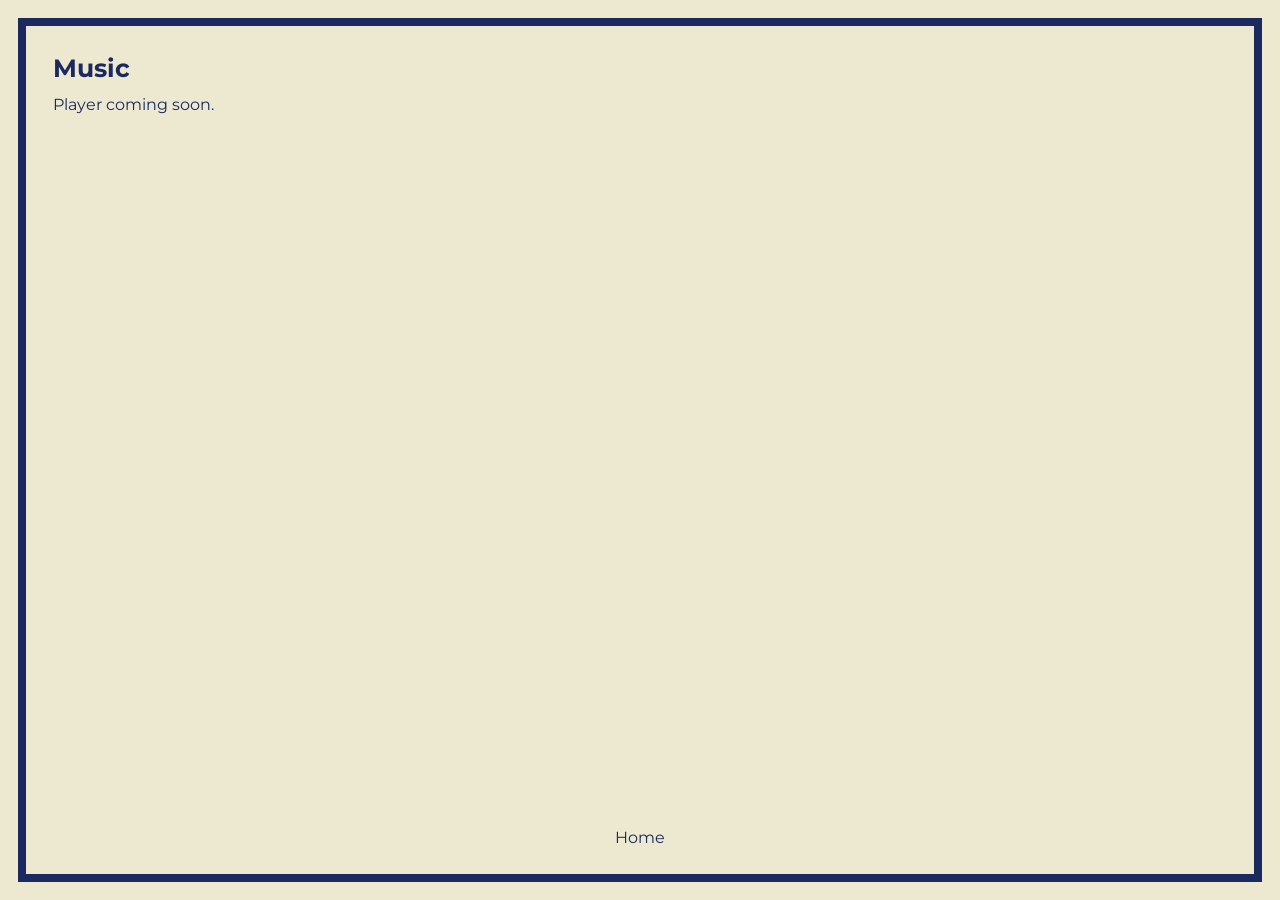
<file: Music/index.html>
<!DOCTYPE html>
<html lang="en">
<head>
  <meta charset="UTF-8">
  <meta name="viewport" content="width=device-width, initial-scale=1">
  <title>Music · dtiberiusk</title>
  <link rel="stylesheet" href="../style.css">
</head>

<body>
  <header>
    <div class="titles">
      <h1>Music</h1>
      <h2>Player coming soon.</h2>
    </div>
  </header>

  <main>
  </main>

  <footer>
    <a href="../index.html">Home</a>
  </footer>
</body>
</html>
</file>
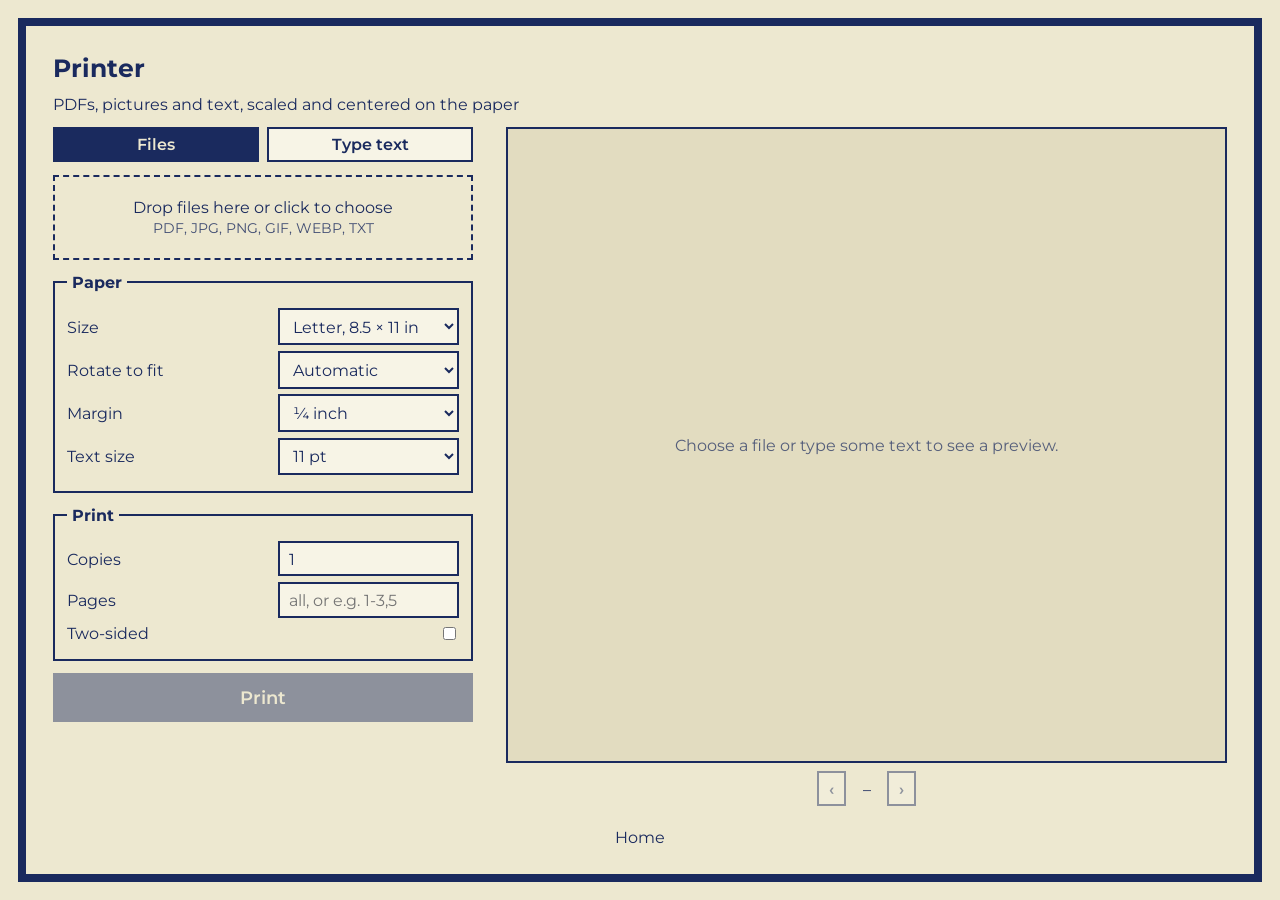
<file: printer/index.html>
<!DOCTYPE html>
<html lang="en">
<head>
  <meta charset="UTF-8">
  <meta name="viewport" content="width=device-width, initial-scale=1">
  <title>Printer</title>
  <link rel="stylesheet" href="../style.css">
  <script src="../tools/lib/pdf-lib.min.js"></script>
  <style>
    /* The page keeps the site's framed, no-scroll layout; the two panels scroll inside it. */
    .print-app {
      flex: 1 1 0;
      min-height: 0;
      display: grid;
      grid-template-columns: minmax(16rem, 26rem) 1fr;
      gap: 1.5rem;
      margin: 0.75rem 0;
    }
    .controls { overflow: auto; padding-right: 0.5rem; }
    .preview { min-height: 0; display: flex; flex-direction: column; gap: 0.5rem; }

    .tabs { display: flex; gap: 0.5rem; margin-bottom: 0.75rem; }
    .tabs button { flex: 1; }
    .tabs button.on { background: #1a2a5e; color: #EDE8D0; }

    button, select, input, textarea {
      font: inherit;
      color: #1a2a5e;
      background: #f7f4e6;
      border: 0.15rem solid #1a2a5e;
      padding: 0.35em 0.6em;
    }
    button { cursor: pointer; font-weight: 600; }
    button:hover { background: #fff; }
    button:disabled { opacity: 0.45; cursor: default; }
    button.primary { background: #1a2a5e; color: #EDE8D0; width: 100%; padding: 0.6em; font-size: 1.1rem; }
    button.primary:hover { background: #26397a; }

    fieldset { border: 0.15rem solid #1a2a5e; margin: 0 0 0.75rem; padding: 0.6rem 0.75rem; }
    legend { font-weight: 700; padding: 0 0.3rem; }
    label.row { display: flex; align-items: center; justify-content: space-between; gap: 0.75rem; margin: 0.35rem 0; }
    label.row select, label.row input[type=text], label.row input[type=number] { width: 11rem; }

    #drop {
      border: 0.15rem dashed #1a2a5e;
      padding: 1.25rem;
      text-align: center;
      cursor: pointer;
      margin-bottom: 0.5rem;
    }
    #drop.hot { background: #fff; }
    #fileList { list-style: none; margin: 0 0 0.75rem; padding: 0; }
    #fileList li { display: flex; align-items: center; gap: 0.5rem; padding: 0.2rem 0; }
    #fileList li span { flex: 1; overflow: hidden; text-overflow: ellipsis; white-space: nowrap; }
    #fileList li button { padding: 0 0.45em; }

    #textInput { width: 100%; height: 12rem; resize: vertical; font-family: "Courier New", monospace; }
    .small { font-size: 0.85rem; opacity: 0.8; }
    .links { display: flex; gap: 1rem; flex-wrap: wrap; margin: 0.4rem 0 0.75rem; }
    .links a { color: #1a2a5e; font-weight: 600; cursor: pointer; }

    #stage {
      flex: 1 1 0;
      min-height: 0;
      display: grid;
      place-items: center;
      background: #e2dcc0;
      border: 0.15rem solid #1a2a5e;
      overflow: hidden;
    }
    #stage canvas { background: #fff; box-shadow: 0 0.2rem 0.8rem rgba(26, 42, 94, 0.35); }
    #stage .empty { opacity: 0.7; text-align: center; padding: 1rem; }
    .nav { display: flex; align-items: center; justify-content: center; gap: 1rem; }
    #msg { min-height: 1.4em; font-weight: 600; }
    [hidden] { display: none !important; }

    @media (max-width: 50rem) {
      .print-app { grid-template-columns: 1fr; overflow: auto; }
      .controls { overflow: visible; }
      #stage { min-height: 22rem; }
    }
  </style>
</head>

<body>
  <header>
    <div class="titles">
      <h1>Printer</h1>
      <h2>PDFs, pictures and text, scaled and centered on the paper</h2>
    </div>
  </header>

  <main class="print-app">
    <section class="controls">
      <div class="tabs">
        <button id="tabFiles" class="on">Files</button>
        <button id="tabText">Type text</button>
      </div>

      <!-- Files -->
      <div id="paneFiles">
        <div id="drop">Drop files here or click to choose<br><span class="small">PDF, JPG, PNG, GIF, WEBP, TXT</span></div>
        <input type="file" id="file" multiple hidden
               accept=".pdf,.txt,.text,.log,.md,.csv,.jpg,.jpeg,.png,.gif,.webp,.bmp,application/pdf,text/plain,image/*">
        <ul id="fileList"></ul>
      </div>

      <!-- Typed text -->
      <div id="paneText" hidden>
        <textarea id="textInput" placeholder="Type or paste text to print…"></textarea>
        <label class="row">File name <input type="text" id="textName" value="note"></label>
        <div class="links"><a id="saveTxt">Save as .txt</a></div>
      </div>

      <fieldset>
        <legend>Paper</legend>
        <label class="row">Size
          <select id="size">
            <option value="letter" selected>Letter, 8.5 × 11 in</option>
            <option value="6x8">6 × 8 in</option>
            <option value="5x7">5 × 7 in</option>
            <option value="4x6">4 × 6 in</option>
            <option value="8x10">8 × 10 in</option>
            <option value="legal">Legal, 8.5 × 14 in</option>
            <option value="a4">A4, 210 × 297 mm</option>
          </select>
        </label>
        <label class="row">Rotate to fit
          <select id="rotate">
            <option value="auto" selected>Automatic</option>
            <option value="off">Never (upright)</option>
            <option value="on">Always (sideways)</option>
          </select>
        </label>
        <label class="row">Margin
          <select id="margin">
            <option value="0">None</option>
            <option value="0.25" selected>¼ inch</option>
            <option value="0.5">½ inch</option>
            <option value="1">1 inch</option>
          </select>
        </label>
        <label class="row">Text size
          <select id="fontSize">
            <option value="9">9 pt</option>
            <option value="10">10 pt</option>
            <option value="11" selected>11 pt</option>
            <option value="12">12 pt</option>
            <option value="14">14 pt</option>
            <option value="18">18 pt</option>
            <option value="24">24 pt</option>
          </select>
        </label>
      </fieldset>

      <fieldset>
        <legend>Print</legend>
        <label class="row">Copies <input type="number" id="copies" min="1" max="20" value="1"></label>
        <label class="row">Pages <input type="text" id="pages" placeholder="all, or e.g. 1-3,5"></label>
        <label class="row" id="duplexRow">Two-sided <input type="checkbox" id="duplex"></label>
      </fieldset>

      <button id="printBtn" class="primary" disabled>Print</button>
      <p id="msg"></p>
    </section>

    <section class="preview">
      <div id="stage"><div class="empty">Choose a file or type some text to see a preview.</div></div>
      <div class="nav">
        <button id="prev" disabled>‹</button>
        <span id="pageInfo">–</span>
        <button id="next" disabled>›</button>
        <a id="savePdf" class="small" style="color:#1a2a5e;font-weight:600;cursor:pointer" hidden>Download PDF</a>
      </div>
    </section>
  </main>

  <footer>
    <a href="../index.html">Home</a>
  </footer>

  <script type="module">
    import * as pdfjsLib from "../tools/lib/pdfjs/pdf.min.mjs";
    pdfjsLib.GlobalWorkerOptions.workerSrc = new URL("../tools/lib/pdfjs/pdf.worker.min.mjs", import.meta.url).href;
    const PDFJS_OPTS = {
      standardFontDataUrl: new URL("../tools/lib/pdfjs/standard_fonts/", import.meta.url).href,
      wasmUrl: new URL("../tools/lib/pdfjs/wasm/", import.meta.url).href,
      iccUrl: new URL("../tools/lib/pdfjs/iccs/", import.meta.url).href,
    };
    const { PDFDocument, StandardFonts, degrees } = PDFLib;
    const PT = 72;   // PDF points per inch

    // Paper sizes, always portrait (width <= height). "media" is what app.py expects.
    // Two-sided printing on the HL-L2460DW only works on Letter, Legal and A4.
    const SIZES = {
      letter: { w: 8.5,  h: 11,    media: "letter", duplex: true },
      "6x8":  { w: 6,    h: 8,     media: "6x8" },
      "5x7":  { w: 5,    h: 7,     media: "5x7" },
      "4x6":  { w: 4,    h: 6,     media: "4x6" },
      "8x10": { w: 8,    h: 10,    media: "8x10" },
      legal:  { w: 8.5,  h: 14,    media: "legal",  duplex: true },
      a4:     { w: 8.27, h: 11.69, media: "a4",     duplex: true },
    };

    const $ = id => document.getElementById(id);
    const msg = t => { $("msg").textContent = t; };

    let mode = "files";          // "files" or "text"
    let files = [];              // File objects, printed in this order
    let built = null;            // { bytes, pages } of the prepared PDF
    let previewDoc = null, previewTask = null, previewPage = 1, buildToken = 0;

    // ---------- what kind of file is it ----------
    function kindOf(f) {
      const ext = (f.name.split(".").pop() || "").toLowerCase();
      if (ext === "pdf" || f.type === "application/pdf") return "pdf";
      if (f.type.startsWith("image/") || ["jpg", "jpeg", "png", "gif", "webp", "bmp"].includes(ext)) return "image";
      if (f.type.startsWith("text/") || ["txt", "text", "log", "md", "csv"].includes(ext)) return "text";
      return null;
    }

    // ---------- placing something scaled + centered on the paper ----------
    // w,h: the item's own size. srcRot: clockwise rotation the item already carries (PDF /Rotate).
    // Returns the draw options (x, y, width, height, rotate) for pdf-lib.
    function fit(w, h, srcRot, pw, ph, m) {
      const W = pw - 2 * m, H = ph - 2 * m;
      const upright = (srcRot % 180) ? [h, w] : [w, h];          // how it looks before we rotate it
      const scaleFor = turned => turned ? Math.min(W / upright[1], H / upright[0])
                                        : Math.min(W / upright[0], H / upright[1]);
      const choice = $("rotate").value;
      const turn = choice === "on" || (choice === "auto" && scaleFor(true) > scaleFor(false) * 1.0001);
      const s = scaleFor(turn);
      const r = ((360 - srcRot) + (turn ? 90 : 0)) % 360;         // total counter-clockwise rotation
      const sw = w * s, sh = h * s;                                 // scaled size before rotating
      const [dw, dh] = (r % 180) ? [sh, sw] : [sw, sh];             // size as it lands on the paper
      const cx = pw / 2, cy = ph / 2;
      // pdf-lib rotates around the item's bottom-left corner, so shift that corner to keep it centered.
      const origin = {
        0:   [cx - dw / 2, cy - dh / 2],
        90:  [cx + dw / 2, cy - dh / 2],
        180: [cx + dw / 2, cy + dh / 2],
        270: [cx - dw / 2, cy + dh / 2],
      }[r];
      return { x: origin[0], y: origin[1], width: sw, height: sh, rotate: degrees(r) };
    }

    // ---------- images ----------
    // JPEG EXIF orientation (phone photos). 1 = already upright.
    function jpegOrientation(b) {
      if (b[0] !== 0xFF || b[1] !== 0xD8) return 1;
      let i = 2;
      while (i + 4 < b.length) {
        if (b[i] !== 0xFF) return 1;
        const marker = b[i + 1], len = (b[i + 2] << 8) | b[i + 3];
        if (marker === 0xE1 && b[i + 4] === 0x45 && b[i + 5] === 0x78) {          // "Exif"
          const t = i + 10, le = b[t] === 0x49;
          const u16 = o => le ? b[o] | (b[o + 1] << 8) : (b[o] << 8) | b[o + 1];
          const u32 = o => le ? (b[o] | (b[o + 1] << 8) | (b[o + 2] << 16) | (b[o + 3] << 24)) >>> 0
                              : ((b[o] << 24) | (b[o + 1] << 16) | (b[o + 2] << 8) | b[o + 3]) >>> 0;
          const ifd = t + u32(t + 4), n = u16(ifd);
          for (let k = 0; k < n; k++) {
            const e = ifd + 2 + k * 12;
            if (u16(e) === 0x0112) return u16(e + 8) || 1;
          }
          return 1;
        }
        if (marker === 0xDA) return 1;
        i += 2 + len;
      }
      return 1;
    }

    // Redraw an image through a canvas (applies EXIF rotation, converts GIF/WEBP/BMP).
    async function viaCanvas(file, asJpeg) {
      const bmp = await createImageBitmap(file, { imageOrientation: "from-image" });
      const c = document.createElement("canvas");
      c.width = bmp.width; c.height = bmp.height;
      const g = c.getContext("2d");
      if (asJpeg) { g.fillStyle = "#fff"; g.fillRect(0, 0, c.width, c.height); }
      g.drawImage(bmp, 0, 0);
      const blob = await new Promise(res => c.toBlob(res, asJpeg ? "image/jpeg" : "image/png", 0.95));
      return new Uint8Array(await blob.arrayBuffer());
    }

    async function addImage(out, f, pw, ph, m) {
      const bytes = new Uint8Array(await f.arrayBuffer());
      const isJpg = bytes[0] === 0xFF && bytes[1] === 0xD8;
      const isPng = bytes[0] === 0x89 && bytes[1] === 0x50;
      let img;
      if (isJpg && jpegOrientation(bytes) === 1) img = await out.embedJpg(bytes);
      else if (isJpg) img = await out.embedJpg(await viaCanvas(f, true));
      else if (isPng) img = await out.embedPng(bytes);
      else img = await out.embedPng(await viaCanvas(f, false));
      const page = out.addPage([pw, ph]);
      page.drawImage(img, fit(img.width, img.height, 0, pw, ph, m));
    }

    // ---------- PDFs ----------
    async function addPdf(out, f, pw, ph, m) {
      const bytes = new Uint8Array(await f.arrayBuffer());
      let src = null;
      try {
        src = await PDFDocument.load(bytes, { ignoreEncryption: true, updateMetadata: false });
        if (src.isEncrypted) src = null;
      } catch (e) { src = null; }

      if (src) {
        const pages = src.getPages();
        const embedded = await out.embedPdf(src, pages.map((_, i) => i));
        embedded.forEach((ep, i) => {
          const rot = ((pages[i].getRotation().angle % 360) + 360) % 360;
          const page = out.addPage([pw, ph]);
          page.drawPage(ep, fit(ep.width, ep.height, rot, pw, ph, m));
        });
        return;
      }

      // Locked or unusual PDFs: draw each page as a 200 dpi picture instead.
      const task = pdfjsLib.getDocument({ data: bytes, ...PDFJS_OPTS });
      const doc = await task.promise;
      for (let n = 1; n <= doc.numPages; n++) {
        const p = await doc.getPage(n);
        const vp = p.getViewport({ scale: 200 / 72 });
        const c = document.createElement("canvas");
        c.width = Math.ceil(vp.width); c.height = Math.ceil(vp.height);
        const g = c.getContext("2d");
        g.fillStyle = "#fff"; g.fillRect(0, 0, c.width, c.height);
        await p.render({ canvasContext: g, viewport: vp }).promise;
        const blob = await new Promise(res => c.toBlob(res, "image/jpeg", 0.92));
        const img = await out.embedJpg(new Uint8Array(await blob.arrayBuffer()));
        const page = out.addPage([pw, ph]);
        page.drawImage(img, fit(img.width, img.height, 0, pw, ph, m));
      }
      task.destroy();
    }

    // ---------- text ----------
    // Lays text out in Courier (like a plain .txt), wrapped to the paper. "Always (sideways)"
    // lays it out across the long edge.
    async function addText(out, font, text, pw, ph, m) {
      const fs = +$("fontSize").value;
      const sideways = $("rotate").value === "on";
      const m2 = Math.max(m, 0.25 * PT);                      // text always gets at least ¼ inch
      const [lw, lh] = sideways ? [ph, pw] : [pw, ph];       // layout width/height
      const charW = font.widthOfTextAtSize("M", fs);
      const perLine = Math.max(1, Math.floor((lw - 2 * m2) / charW));
      const lineH = fs * 1.2;
      const perPage = Math.max(1, Math.floor((lh - 2 * m2) / lineH));

      // Swap characters Courier can't print for "?"
      const ok = new Map();
      const clean = s => [...s].map(ch => {
        if (!ok.has(ch)) { try { font.encodeText(ch); ok.set(ch, true); } catch { ok.set(ch, false); } }
        return ok.get(ch) ? ch : "?";
      }).join("");

      // Wrap each line at spaces where possible. Form feed (\f) forces a new page.
      const lines = [];
      text = text.replace(/\r\n?/g, "\n").replace(/\t/g, "    ");
      for (const raw of text.split("\n")) {
        const parts = raw.split("\f");
        parts.forEach((part, pi) => {
          if (pi > 0) lines.push("\f");
          let s = clean(part);
          if (!s.length) { lines.push(""); return; }
          while (s.length > perLine) {
            let cut = s.lastIndexOf(" ", perLine);
            if (cut <= 0) cut = perLine;
            lines.push(s.slice(0, cut).trimEnd());
            s = s.slice(cut).replace(/^ /, "");
          }
          lines.push(s);
        });
      }
      while (lines.length && lines[lines.length - 1] === "") lines.pop();
      if (!lines.length) lines.push("");

      let page = null, row = perPage;
      for (const line of lines) {
        if (line === "\f" || row >= perPage) {
          page = out.addPage([pw, ph]); row = 0;
          if (line === "\f") continue;
        }
        const u = m2, v = lh - m2 - fs - row * lineH;       // position in the layout
        if (line) {
          if (sideways) page.drawText(line, { x: pw - v, y: u, size: fs, font, rotate: degrees(90) });
          else          page.drawText(line, { x: u, y: v, size: fs, font });
        }
        row++;
      }
    }

    // ---------- the typed text as a .txt file ----------
    function typedFile() {
      const name = ($("textName").value.trim() || "note").replace(/[\\/:*?"<>|]/g, "_").replace(/\.txt$/i, "");
      return new File([$("textInput").value], name + ".txt", { type: "text/plain" });
    }

    // ---------- build the print-ready PDF ----------
    async function build() {
      const size = SIZES[$("size").value];
      const pw = size.w * PT, ph = size.h * PT, m = +$("margin").value * PT;
      const sources = mode === "text" ? ($("textInput").value.trim() ? [typedFile()] : []) : files;
      if (!sources.length) return null;

      const out = await PDFDocument.create();
      out.setTitle(sources.length === 1 ? sources[0].name : "Print job");
      let font = null;
      for (const f of sources) {
        const kind = kindOf(f);
        try {
          if (kind === "pdf") await addPdf(out, f, pw, ph, m);
          else if (kind === "image") await addImage(out, f, pw, ph, m);
          else if (kind === "text") {
            font ??= await out.embedFont(StandardFonts.Courier);
            await addText(out, font, await f.text(), pw, ph, m);
          }
          else throw new Error("unsupported");
        } catch (e) {
          console.error(e);
          throw new Error(`Couldn't read ${f.name}.`);
        }
      }
      return { bytes: await out.save(), pages: out.getPageCount(), name: sources.length === 1 ? sources[0].name : "print" };
    }

    // ---------- preview ----------
    async function rebuild() {
      const token = ++buildToken;
      $("printBtn").disabled = true;
      let result = null, err = null;
      try { result = await build(); } catch (e) { err = e.message; }
      if (token !== buildToken) return;          // a newer change arrived while building

      built = result;
      if (previewTask) { previewTask.destroy(); previewTask = previewDoc = null; }
      $("savePdf").hidden = !built;
      if (!built) {
        $("stage").innerHTML = `<div class="empty">${err || "Choose a file or type some text to see a preview."}</div>`;
        $("pageInfo").textContent = "–";
        $("prev").disabled = $("next").disabled = true;
        if (err) msg(err);
        return;
      }
      msg("");
      previewTask = pdfjsLib.getDocument({ data: built.bytes.slice(), ...PDFJS_OPTS });
      previewDoc = await previewTask.promise;
      if (token !== buildToken) return;
      previewPage = Math.min(previewPage, built.pages);
      $("printBtn").disabled = false;
      $("printBtn").textContent = built.pages === 1 ? "Print 1 page" : `Print ${built.pages} pages`;
      showPage();
    }

    async function showPage() {
      if (!previewDoc) return;
      const p = await previewDoc.getPage(previewPage);
      const stage = $("stage");
      const base = p.getViewport({ scale: 1 });
      const fitScale = Math.min((stage.clientWidth - 32) / base.width, (stage.clientHeight - 32) / base.height);
      const dpr = window.devicePixelRatio || 1;
      const vp = p.getViewport({ scale: fitScale * dpr });
      const c = document.createElement("canvas");
      c.width = Math.floor(vp.width); c.height = Math.floor(vp.height);
      c.style.width = (vp.width / dpr) + "px"; c.style.height = (vp.height / dpr) + "px";
      await p.render({ canvasContext: c.getContext("2d"), viewport: vp }).promise;
      stage.replaceChildren(c);
      $("pageInfo").textContent = `Page ${previewPage} of ${built.pages}`;
      $("prev").disabled = previewPage <= 1;
      $("next").disabled = previewPage >= built.pages;
    }

    let timer;
    const later = () => { clearTimeout(timer); timer = setTimeout(rebuild, 300); };

    // ---------- file list ----------
    function addFiles(list) {
      const fresh = [...list].filter(f => kindOf(f));
      if (fresh.length < list.length) msg("Some files were skipped: only PDF, picture and text files can be printed.");
      files.push(...fresh);
      showFiles(); rebuild();
    }
    function showFiles() {
      const ul = $("fileList");
      ul.replaceChildren(...files.map((f, i) => {
        const li = document.createElement("li");
        const name = document.createElement("span");
        name.textContent = f.name;
        const x = document.createElement("button");
        x.textContent = "×"; x.title = "Remove";
        x.onclick = () => { files.splice(i, 1); showFiles(); rebuild(); };
        li.append(name, x);
        return li;
      }));
    }

    // ---------- wiring ----------
    function setMode(m) {
      mode = m;
      $("tabFiles").classList.toggle("on", m === "files");
      $("tabText").classList.toggle("on", m === "text");
      $("paneFiles").hidden = m !== "files";
      $("paneText").hidden = m !== "text";
      previewPage = 1; rebuild();
    }
    $("tabFiles").onclick = () => setMode("files");
    $("tabText").onclick = () => setMode("text");

    const drop = $("drop");
    drop.onclick = () => $("file").click();
    $("file").onchange = e => { addFiles(e.target.files); e.target.value = ""; };
    document.addEventListener("dragover", e => { e.preventDefault(); drop.classList.add("hot"); });
    document.addEventListener("dragleave", e => { if (!e.relatedTarget) drop.classList.remove("hot"); });
    document.addEventListener("drop", e => {
      e.preventDefault(); drop.classList.remove("hot");
      if (e.dataTransfer.files.length) { setMode("files"); addFiles(e.dataTransfer.files); }
    });

    function updateDuplex() {
      const can = !!SIZES[$("size").value].duplex;
      $("duplex").disabled = !can;
      if (!can) $("duplex").checked = false;
      $("duplexRow").title = can ? "" : "Two-sided printing only works on Letter, Legal and A4.";
    }
    $("size").onchange = () => { updateDuplex(); rebuild(); };
    ["rotate", "margin", "fontSize"].forEach(id => $(id).onchange = rebuild);
    $("textInput").oninput = later;
    $("textName").oninput = later;

    $("prev").onclick = () => { previewPage--; showPage(); };
    $("next").onclick = () => { previewPage++; showPage(); };
    new ResizeObserver(() => { clearTimeout(showPage._t); showPage._t = setTimeout(showPage, 150); }).observe($("stage"));

    function download(blob, name) {
      const a = document.createElement("a");
      a.href = URL.createObjectURL(blob); a.download = name; a.click();
      setTimeout(() => URL.revokeObjectURL(a.href), 1000);
    }
    $("saveTxt").onclick = () => { const f = typedFile(); download(f, f.name); };
    $("savePdf").onclick = () => built && download(new Blob([built.bytes], { type: "application/pdf" }),
                                                   built.name.replace(/\.[^.]+$/, "") + ".pdf");

    // ---------- send to the printer ----------
    $("printBtn").onclick = async () => {
      if (!built) return;
      const form = new FormData();
      const base = built.name.replace(/\.[^.]+$/, "") || "print";
      form.append("file", new Blob([built.bytes], { type: "application/pdf" }), base + ".pdf");
      form.append("copies", $("copies").value || "1");
      form.append("media", SIZES[$("size").value].media);
      if ($("duplex").checked) form.append("duplex", "1");
      const pages = $("pages").value.replace(/\s/g, "");
      if (pages) form.append("pages", pages);

      msg("Sending…");
      $("printBtn").disabled = true;
      try {
        const r = await fetch("/printer/api/print", { method: "POST", body: form });
        const d = await r.json();
        msg(d.ok ? "Printing! (" + d.job + ")" : "Error: " + d.error);
      } catch (e) {
        msg("Could not reach the print service.");
      }
      $("printBtn").disabled = false;
    };

    updateDuplex();
  </script>
</body>
</html>
</file>
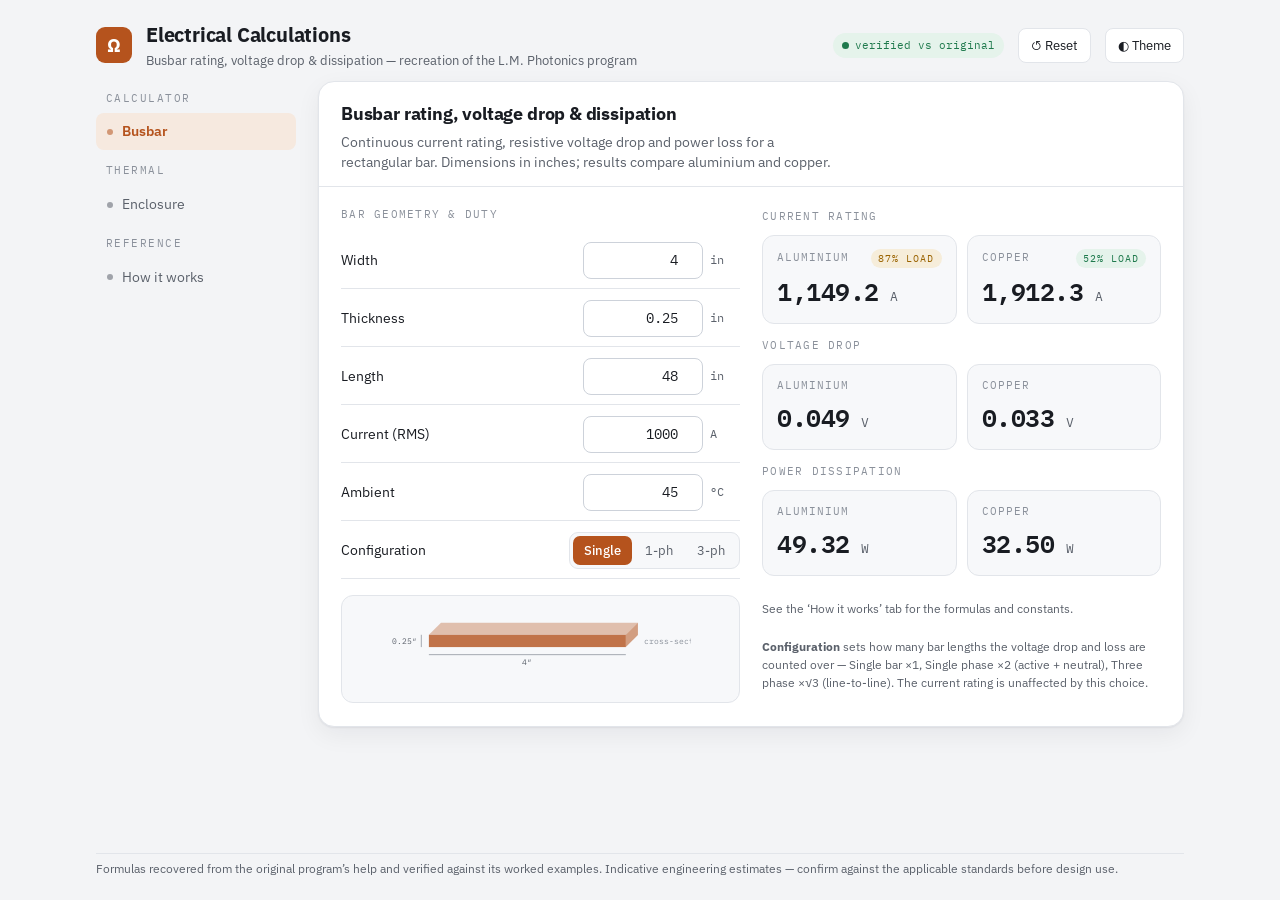
<file: Tools/Electrical Calculations.html>
<!doctype html><html><head><meta charset=utf8><meta name=viewport content="width=device-width,initial-scale=1,viewport-fit=cover"><style>:root{color-scheme:light;box-sizing:border-box;padding-top:env(safe-area-inset-top,0px);padding-bottom:env(safe-area-inset-bottom,0px)}html{scroll-padding-top:env(safe-area-inset-top,0px)}body{margin:0;padding:0;font:14px -apple-system,BlinkMacSystemFont,sans-serif;background:#fff;color:#000}img{max-width:100%}[hidden]:not([hidden=until-found i]){display:none!important}</style></head><body>
<title>Electrical Calculations</title>
<meta name="claude:viewport-fit-sides" content="cover">
<link rel="preconnect" href="https://fonts.gstatic.com" crossorigin>
<link rel="stylesheet" href="https://fonts.googleapis.com/css2?family=IBM+Plex+Mono:wght@400;500;600&family=IBM+Plex+Sans:wght@400;500;600;700&display=swap">
<style>
/* Layout: app shell — sidebar nav + a pane holding the busbar calculator
   (inputs card + monospaced result tiles with a cross-section diagram) and a
   documentation tab. Color: warm copper accent over cool slate neutrals.
   Type: IBM Plex Sans for UI, IBM Plex Mono for every number and formula. */
:root{
  --bg:#f3f4f6; --surface:#ffffff; --surface-2:#f7f8fa; --line:#e2e5ea;
  --ink:#191c22; --muted:#5b616b; --faint:#8b919b;
  --accent:#b5531d; --accent-ink:#ffffff; --accent-soft:#f6e9df;
  --field:#ffffff; --field-line:#cdd2da; --field-focus:#b5531d;
  --ok:#1f7a4d; --warn:#9a6300; --bad:#b02a2a;
  --ok-soft:#e5f3eb; --warn-soft:#f6edda; --bad-soft:#f7e6e6;
  --shadow:0 1px 2px rgba(20,25,35,.06),0 8px 24px rgba(20,25,35,.06);
  --sans:"IBM Plex Sans",system-ui,-apple-system,"Segoe UI",sans-serif;
  --mono:"IBM Plex Mono",ui-monospace,"SFMono-Regular","Consolas",monospace;
  color-scheme:light;
}
@media (prefers-color-scheme:dark){:root:not([data-theme="light"]){
  --bg:#121419; --surface:#1a1d23; --surface-2:#20242b; --line:#2b2f37;
  --ink:#e8eaee; --muted:#a2a8b2; --faint:#767c86;
  --accent:#e08a4e; --accent-ink:#1a1206; --accent-soft:#2c2114;
  --field:#14171c; --field-line:#343a44; --field-focus:#e08a4e;
  --ok:#5bc48a; --warn:#d8a44a; --bad:#e8807a;
  --ok-soft:#15241c; --warn-soft:#2a2214; --bad-soft:#2a1818;
  --shadow:0 1px 2px rgba(0,0,0,.3),0 8px 28px rgba(0,0,0,.35);
  color-scheme:dark;
}}
:root[data-theme="dark"]{
  --bg:#121419; --surface:#1a1d23; --surface-2:#20242b; --line:#2b2f37;
  --ink:#e8eaee; --muted:#a2a8b2; --faint:#767c86;
  --accent:#e08a4e; --accent-ink:#1a1206; --accent-soft:#2c2114;
  --field:#14171c; --field-line:#343a44; --field-focus:#e08a4e;
  --ok:#5bc48a; --warn:#d8a44a; --bad:#e8807a;
  --ok-soft:#15241c; --warn-soft:#2a2214; --bad-soft:#2a1818;
  --shadow:0 1px 2px rgba(0,0,0,.3),0 8px 28px rgba(0,0,0,.35);
  color-scheme:dark;
}
*{box-sizing:border-box}
html,body{height:100%}
body{background:var(--bg);color:var(--ink);font-family:var(--sans);font-size:15px;line-height:1.5;margin:0}
.wrap{max-width:1120px;margin:0 auto;min-height:100%;display:flex;flex-direction:column;
  padding-left:max(16px,env(safe-area-inset-left,0px));padding-right:max(16px,env(safe-area-inset-right,0px));}
header{display:flex;align-items:center;gap:14px;padding-block:20px 10px;flex-wrap:wrap}
.logo{width:36px;height:36px;border-radius:9px;background:var(--accent);color:var(--accent-ink);
  display:grid;place-items:center;font-weight:700;font-size:19px;flex:0 0 auto}
.htext{flex:1;min-width:0}
.htext h1{margin:0;font-size:20px;font-weight:700;letter-spacing:-.01em}
.htext p{margin:1px 0 0;font-size:13px;color:var(--muted)}
.verified{display:inline-flex;align-items:center;gap:6px;font-family:var(--mono);font-size:11px;
  color:var(--ok);background:var(--ok-soft);padding:4px 9px;border-radius:999px;white-space:nowrap}
.verified::before{content:"";width:7px;height:7px;border-radius:50%;background:var(--ok)}
.themebtn{font:inherit;font-size:13px;color:var(--ink);background:var(--surface);border:1px solid var(--line);
  border-radius:8px;padding:7px 12px;cursor:pointer;display:inline-flex;gap:7px;align-items:center}
.themebtn:hover{border-color:var(--accent)}

.shell{display:grid;grid-template-columns:200px 1fr;gap:22px;flex:1;padding-bottom:28px;align-items:start}
nav.side{position:sticky;top:12px;display:flex;flex-direction:column;gap:3px}
nav.side .g{font-family:var(--mono);font-size:10.5px;text-transform:uppercase;letter-spacing:.14em;
  color:var(--faint);padding:10px 10px 4px}
nav.side button{font:inherit;font-size:14px;text-align:left;color:var(--muted);background:transparent;
  border:0;border-radius:8px;padding:8px 11px;cursor:pointer;display:flex;align-items:center;gap:9px}
nav.side button:hover{background:var(--surface-2);color:var(--ink)}
nav.side button[aria-current="true"]{background:var(--accent-soft);color:var(--accent);font-weight:600}
nav.side button .dot{width:6px;height:6px;border-radius:50%;background:currentColor;opacity:.55;flex:0 0 auto}

main{min-width:0}
.pane{background:var(--surface);border:1px solid var(--line);border-radius:16px;box-shadow:var(--shadow);overflow:hidden}
.pane-head{padding:18px 22px 14px;border-bottom:1px solid var(--line)}
.pane-head h2{margin:0;font-size:18px;font-weight:700;letter-spacing:-.01em}
.pane-head p{margin:5px 0 0;font-size:13.5px;color:var(--muted);max-width:62ch}
.pane-body{padding:20px 22px 22px;display:grid;grid-template-columns:1fr 1fr;gap:22px}
.pane-body.single{display:block}
@media (max-width:860px){.shell{grid-template-columns:1fr}
  nav.side{position:static;flex-direction:row;overflow-x:auto;gap:7px;padding-bottom:4px;margin:0 -4px}
  nav.side .g{display:none} nav.side button{white-space:nowrap;border:1px solid var(--line)}
}
@media (max-width:620px){.pane-body{grid-template-columns:1fr}}

.group{display:flex;flex-direction:column;gap:2px}
.glabel{font-family:var(--mono);font-size:10.5px;text-transform:uppercase;letter-spacing:.12em;color:var(--faint);margin:0 0 8px}
.field{display:flex;align-items:center;justify-content:space-between;gap:12px;padding:9px 0;border-bottom:1px solid var(--line)}
.field:last-child{border-bottom:0}
.field label{font-size:14px;color:var(--ink)}
.field .in{display:flex;align-items:center;gap:7px}
input[type=number]{font:inherit;font-size:14px;font-family:var(--mono);
  background:var(--field);color:var(--ink);border:1px solid var(--field-line);border-radius:8px;
  padding:7px 9px;width:120px;text-align:right;font-variant-numeric:tabular-nums}
input:focus{outline:none;border-color:var(--field-focus);box-shadow:0 0 0 3px var(--accent-soft)}
.suffix{font-family:var(--mono);font-size:12px;color:var(--muted);min-width:30px}
.segmented{display:inline-flex;background:var(--surface-2);border:1px solid var(--line);border-radius:9px;padding:3px;gap:2px;flex-wrap:wrap}
.segmented label{font-size:12.5px;padding:5px 11px;border-radius:7px;cursor:pointer;color:var(--muted)}
.segmented input{position:absolute;opacity:0;width:0;height:0}
.segmented label:has(input:checked){background:var(--accent);color:var(--accent-ink);font-weight:500}

.results{display:flex;flex-direction:column;gap:12px}
.tiles{display:grid;grid-template-columns:1fr 1fr;gap:10px}
.tile{background:var(--surface-2);border:1px solid var(--line);border-radius:12px;padding:13px 14px;min-width:0}
.tile .t-l{font-family:var(--mono);font-size:10.5px;text-transform:uppercase;letter-spacing:.1em;color:var(--faint);
  display:flex;justify-content:space-between;align-items:center;gap:8px}
.tile .t-v{font-family:var(--mono);font-size:25px;font-weight:600;letter-spacing:-.02em;margin-top:5px;
  font-variant-numeric:tabular-nums;color:var(--ink);word-break:break-word}
.tile .t-v .u{font-size:13px;color:var(--muted);font-weight:400;margin-left:4px}
.tile.accent .t-v{color:var(--accent)}
.chip{font-family:var(--mono);font-size:10px;padding:2px 7px;border-radius:999px;white-space:nowrap}
.chip.ok{background:var(--ok-soft);color:var(--ok)} .chip.warn{background:var(--warn-soft);color:var(--warn)}
.chip.bad{background:var(--bad-soft);color:var(--bad)} .chip.mut{background:var(--surface);color:var(--faint);border:1px solid var(--line)}
.hint{font-size:12px;color:var(--muted);line-height:1.5}
.subhead{font-family:var(--mono);font-size:10.5px;text-transform:uppercase;letter-spacing:.12em;color:var(--faint);margin:2px 0 -2px}
.diagram{background:var(--surface-2);border:1px solid var(--line);border-radius:12px;padding:10px;display:grid;place-items:center}
.diagram svg{width:100%;height:auto;max-width:360px}
select{font:inherit;font-size:14px;font-family:var(--mono);background:var(--field);color:var(--ink);
  border:1px solid var(--field-line);border-radius:8px;padding:7px 9px;min-width:150px}
select:focus{outline:none;border-color:var(--field-focus);box-shadow:0 0 0 3px var(--accent-soft)}
table.rows{width:100%;border-collapse:collapse;font-size:13px}
table.rows td{padding:6px 0;border-bottom:1px solid var(--line)}
table.rows td:nth-child(3){text-align:right;font-family:var(--mono)}
.addrow{display:flex;gap:8px;align-items:center;margin-top:10px;flex-wrap:wrap}
.minibtn{font:inherit;font-size:12.5px;background:var(--surface-2);border:1px solid var(--line);border-radius:8px;padding:7px 11px;cursor:pointer;color:var(--ink)}
.minibtn:hover{border-color:var(--accent)}
.del{color:var(--bad);cursor:pointer;font-family:var(--mono);border:0;background:none;font-size:15px;padding:0 4px}
footer{color:var(--muted);font-size:12px;padding:6px 0 22px;line-height:1.5;border-top:1px solid var(--line);margin-top:4px}
footer a,a{color:var(--accent)}

/* documentation tab */
.doc{max-width:72ch;display:flex;flex-direction:column;gap:18px}
.doc h3{margin:0;font-size:16px;font-weight:700}
.doc h3 .tag{font-family:var(--mono);font-size:10px;font-weight:500;text-transform:uppercase;letter-spacing:.1em;
  margin-left:9px;padding:2px 7px;border-radius:999px;vertical-align:middle}
.doc .exact{background:var(--ok-soft);color:var(--ok)} .doc .approx{background:var(--warn-soft);color:var(--warn)}
.doc p{margin:0;color:var(--ink);font-size:14px}
.doc .muted{color:var(--muted);font-size:13px}
.doc section{display:flex;flex-direction:column;gap:9px;padding-bottom:16px;border-bottom:1px solid var(--line)}
.doc section:last-child{border-bottom:0}
.formula{background:var(--surface-2);border:1px solid var(--line);border-left:3px solid var(--accent);border-radius:10px;
  padding:11px 14px;font-family:var(--mono);font-size:13.5px;color:var(--ink);overflow-x:auto;white-space:nowrap}
.formula .c{color:var(--muted)}
dl.vars{display:grid;grid-template-columns:auto 1fr;gap:4px 14px;margin:0;font-size:13px}
dl.vars dt{font-family:var(--mono);color:var(--accent)}
dl.vars dd{margin:0;color:var(--muted)}
table.const{border-collapse:collapse;font-size:13px;width:100%;max-width:440px}
table.const th,table.const td{text-align:left;padding:5px 10px;border-bottom:1px solid var(--line)}
table.const th{font-family:var(--mono);font-size:10.5px;text-transform:uppercase;letter-spacing:.08em;color:var(--faint);font-weight:500}
table.const td:not(:first-child){font-family:var(--mono);text-align:right}
.callout{background:var(--ok-soft);border:1px solid color-mix(in srgb,var(--ok) 30%,transparent);border-radius:10px;padding:12px 14px;font-size:13px;color:var(--ink)}
</style>

<div class="wrap">
  <header>
    <div class="logo">Ω</div>
    <div class="htext">
      <h1>Electrical Calculations</h1>
      <p>Busbar rating, voltage drop &amp; dissipation — recreation of the L.M. Photonics program</p>
    </div>
    <span class="verified">verified&nbsp;vs&nbsp;original</span>
    <button class="themebtn" id="resetbtn" type="button" title="Clear entries and restore defaults">↺ Reset</button>
    <button class="themebtn" id="themebtn" type="button">◐ Theme</button>
  </header>

  <div class="shell">
    <nav class="side" id="rail" aria-label="Sections"></nav>
    <main><div class="pane">
      <div class="pane-head"><h2 id="pTitle"></h2><p id="pDesc"></p></div>
      <div class="pane-body" id="pBody"></div>
    </div></main>
  </div>

  <footer>
    Formulas recovered from the original program’s help and verified against its worked examples.
    Indicative engineering estimates — confirm against the applicable standards before design use.
  </footer>
</div>

<script>
"use strict";
const SQRT3=Math.sqrt(3);
const RHO={cu:1.72e-8,al:2.61e-8}, ALPHA={cu:0.00393,al:0.00403};
const TMAX={al:90,cu:105}, HRAT={cu:10.04,al:7.05};
const CFG={single:1,single_phase:2,three_phase:SQRT3};
const MM_PER_IN=25.4, M_PER_IN=0.0254;
const IEC_B={
  free_standing:{top:1.4,bottom:0,front:0.9,back:0.9,side:0.9,side2:0.9},
  against_wall:{top:1.4,bottom:0,front:0.9,back:0.5,side:0.9,side2:0.9},
  end_free:{top:1.4,bottom:0,front:0.9,back:0.9,side:0.9,side2:0.5},
  end_wall:{top:1.4,bottom:0,front:0.9,back:0.5,side:0.9,side2:0.5},
  mid_free:{top:1.4,bottom:0,front:0.9,back:0.9,side:0.5,side2:0.5},
  mid_wall:{top:1.4,bottom:0,front:0.9,back:0.5,side:0.5,side2:0.5},
  mid_wall_roof:{top:0.5,bottom:0,front:0.9,back:0.5,side:0.5,side2:0.5},
};
const K_SURF=5.53;
const calc={
  encArea(h,w,d,i){const H=h/1000,W=w/1000,D=d/1000,b=IEC_B[i];return W*D*b.top+W*D*b.bottom+W*H*b.front+W*H*b.back+D*H*b.side+D*H*b.side2;},
  encRth(h,w,d,i){return 1/(K_SURF*this.encArea(h,w,d,i));},
  bbRes:(wMm,tMm,Lm,rho)=>rho*Lm/((wMm*1e-3)*(tMm*1e-3)),
  busbarVD(wMm,tMm,Lm,I,c){const k=CFG[c];return{al:I*this.bbRes(wMm,tMm,Lm,RHO.al)*k,cu:I*this.bbRes(wMm,tMm,Lm,RHO.cu)*k};},
  busbarPD(wMm,tMm,Lm,I,c){const k=CFG[c];return{al:k*I*I*this.bbRes(wMm,tMm,Lm,RHO.al),cu:k*I*I*this.bbRes(wMm,tMm,Lm,RHO.cu)};},
  bbRateOne(wMm,tMm,amb,r20,al,tm,h){const dT=tm-amb;if(dT<=0)return 0;
    const Ac=(wMm*1e-3)*(tMm*1e-3), As=2*((wMm+tMm)*1e-3), rs=r20*(1+al*(tm-20)), Re=rs/Ac;
    return Math.sqrt(h*As*dT/Re);},
  busbarRate(wMm,tMm,amb){return{al:this.bbRateOne(wMm,tMm,amb,RHO.al,ALPHA.al,TMAX.al,HRAT.al),
                                 cu:this.bbRateOne(wMm,tMm,amb,RHO.cu,ALPHA.cu,TMAX.cu,HRAT.cu)};},
};

const el=(t,a={},...k)=>{const e=document.createElement(t);for(const[p,v]of Object.entries(a)){
  if(p==="class")e.className=v;else if(p==="html")e.innerHTML=v;else if(p.slice(0,2)==="on"&&typeof v==="function")e.addEventListener(p.slice(2),v);else if(v!==false&&v!=null)e.setAttribute(p,v);}
  for(const c of k.flat())if(c!=null)e.append(c.nodeType?c:document.createTextNode(c));return e;};
const num=(v,d)=>Number.isFinite(v)?v.toLocaleString(undefined,{minimumFractionDigits:d,maximumFractionDigits:d}):"—";
const auto=v=>num(v,(Math.abs(v)<10&&v!==0)?3:(Math.abs(v)<100?2:1));
const $=id=>document.getElementById(id);
const gv=id=>parseFloat($(id).value);
const radio=n=>{const r=document.querySelector(`input[name="${n}"]:checked`);return r?r.value:null;};

function field(label,id,val,suffix,step){
  return el("div",{class:"field"},el("label",{for:id},label),
    el("div",{class:"in"},el("input",{type:"number",id,value:val,step:step||"any"}),suffix?el("span",{class:"suffix"},suffix):null));
}
function segmented(name,items,val){
  return el("div",{class:"segmented"},...items.map(it=>el("label",{},
    el("input",{type:"radio",name,value:it.v,checked:it.v===val}),it.t)));
}
function tile(label,id,unit,opts){opts=opts||{};
  return el("div",{class:"tile"+(opts.accent?" accent":"")},
    el("div",{class:"t-l"},el("span",{},label),opts.chip?el("span",{class:"chip mut",id:id+"_c"},"—"):null),
    el("div",{class:"t-v"},el("span",{id},"—"),el("span",{class:"u"}," "+(unit||""))));
}
function setTile(id,v,unit){const e=$(id);e.textContent=auto(v);const u=e.nextSibling;if(u)u.textContent=" "+(unit||"");}
function setChip(id,text,kind){const c=$(id+"_c");if(!c)return;c.textContent=text;c.className="chip "+(kind||"mut");}
function bind(scope,fn){scope.querySelectorAll("input").forEach(i=>i.addEventListener("input",fn));}

// --- remember what the user typed, per field, across tab switches and reloads ---
let STATE={};
try{STATE=JSON.parse(localStorage.getItem("ec_state")||"{}")||{};}catch(e){STATE={};}
function persistState(){try{localStorage.setItem("ec_state",JSON.stringify(STATE));}catch(e){}}
function captureInput(e){const t=e.target;
  if(!t||(t.tagName!=="INPUT"&&t.tagName!=="SELECT"))return;
  if(t.type==="radio"){if(t.checked)STATE["radio:"+t.name]=t.value;}
  else if(t.id)STATE["val:"+t.id]=t.value;
  persistState();
}
function applyState(scope){
  scope.querySelectorAll("input,select").forEach(i=>{
    if(i.type==="radio"){const v=STATE["radio:"+i.name];if(v!==undefined)i.checked=(i.value===v);}
    else if(i.id){const v=STATE["val:"+i.id];if(v!==undefined&&v!=="")i.value=v;}
  });
}

const C={};
C.busbar={group:"Calculator",label:"Busbar",title:"Busbar rating, voltage drop & dissipation",
  desc:"Continuous current rating, resistive voltage drop and power loss for a rectangular bar. Dimensions in inches; results compare aluminium and copper.",
  single:false,
  build(b){
    b.append(
      el("div",{class:"group"},el("p",{class:"glabel"},"Bar geometry & duty"),
        field("Width","bbW",4,"in",0.25),field("Thickness","bbT",0.25,"in",0.25),field("Length","bbL",48,"in",0.25),
        field("Current (RMS)","bbI",1000,"A"),field("Ambient","bbA",45,"°C"),
        el("div",{class:"field"},el("label",{},"Configuration"),
          segmented("bbCfg",[{v:"single",t:"Single"},{v:"single_phase",t:"1-ph"},{v:"three_phase",t:"3-ph"}],"single")),
        el("div",{class:"diagram",style:"margin-top:14px"},el("div",{id:"bbDiag"}))),
      el("div",{class:"results"},
        el("p",{class:"subhead"},"Current rating"),
        el("div",{class:"tiles"},tile("Aluminium","bbRateAl","A",{chip:1}),tile("Copper","bbRateCu","A",{chip:1})),
        el("p",{class:"subhead"},"Voltage drop"),
        el("div",{class:"tiles"},tile("Aluminium","bbVdAl","V"),tile("Copper","bbVdCu","V")),
        el("p",{class:"subhead"},"Power dissipation"),
        el("div",{class:"tiles"},tile("Aluminium","bbPdAl","W"),tile("Copper","bbPdCu","W")),
        el("p",{class:"hint"},"See the ‘How it works’ tab for the formulas and constants."),
        el("p",{class:"hint",style:"margin-top:-4px"},el("strong",{},"Configuration")," sets how many bar lengths the voltage drop and loss are counted over — Single bar ×1, Single phase ×2 (active + neutral), Three phase ×√3 (line-to-line). The current rating is unaffected by this choice.")));
    bind(b,this.run);this.run();
  },
  run(){const w=gv("bbW"),t=gv("bbT"),L=gv("bbL"),I=gv("bbI"),a=gv("bbA"),cfg=radio("bbCfg");
    if([w,t,L,I,a].some(x=>!Number.isFinite(x)))return;
    const wmm=w*MM_PER_IN, tmm=t*MM_PER_IN, Lm=L*M_PER_IN;  // inches -> mm / m for the engine
    const r=calc.busbarRate(wmm,tmm,a),vd=calc.busbarVD(wmm,tmm,Lm,I,cfg),pd=calc.busbarPD(wmm,tmm,Lm,I,cfg);
    setTile("bbRateAl",r.al,"A");setTile("bbRateCu",r.cu,"A");
    setTile("bbVdAl",vd.al,"V");setTile("bbVdCu",vd.cu,"V");
    setTile("bbPdAl",pd.al,"W");setTile("bbPdCu",pd.cu,"W");
    for(const[m,rate] of [["Al",r.al],["Cu",r.cu]]){
      const id="bbRate"+m, ratio=I/rate;
      setChip(id, I<=rate?Math.round(ratio*100)+"% load":"over by "+Math.round((ratio-1)*100)+"%",
        ratio<=0.85?"ok":ratio<=1?"warn":"bad");
    }
    drawBar(wmm,tmm,w,t);
  }};
function drawBar(w,t,wlab,tlab){
  const maxw=260,maxh=120,sc=Math.min(maxw/Math.max(w,1),maxh/Math.max(t,1),14);
  const W=Math.max(w*sc,24),H=Math.max(t*sc,10),ox=50,oy=38,dp=16;
  const css=getComputedStyle(document.documentElement);
  const acc=css.getPropertyValue("--accent").trim(),ink=css.getPropertyValue("--muted").trim(),fa=css.getPropertyValue("--faint").trim();
  $("bbDiag").innerHTML=`<svg viewBox="0 0 ${ox+W+dp+70} ${oy+H+dp+36}" xmlns="http://www.w3.org/2000/svg" font-family="IBM Plex Mono, monospace" font-size="11">
    <polygon points="${ox},${oy} ${ox+W},${oy} ${ox+W+dp},${oy-dp} ${ox+dp},${oy-dp}" fill="${acc}" opacity="0.35"/>
    <polygon points="${ox+W},${oy} ${ox+W+dp},${oy-dp} ${ox+W+dp},${oy+H-dp} ${ox+W},${oy+H}" fill="${acc}" opacity="0.55"/>
    <rect x="${ox}" y="${oy}" width="${W}" height="${H}" fill="${acc}" opacity="0.8"/>
    <line x1="${ox}" y1="${oy+H+10}" x2="${ox+W}" y2="${oy+H+10}" stroke="${fa}"/>
    <text x="${ox+W/2}" y="${oy+H+24}" fill="${ink}" text-anchor="middle">${wlab}″</text>
    <line x1="${ox-10}" y1="${oy}" x2="${ox-10}" y2="${oy+H}" stroke="${fa}"/>
    <text x="${ox-16}" y="${oy+H/2+4}" fill="${ink}" text-anchor="end">${tlab}″</text>
    <text x="${ox+W+dp+8}" y="${oy+H/2+4}" fill="${fa}">cross-section</text>
  </svg>`;
}

C.enclosure={group:"Thermal",label:"Enclosure",single:false,
  title:"Enclosure temperature rise",
  desc:"Internal temperature rise of a sealed, wall-mounted enclosure from its dimensions and the total power dissipated inside (IEC 60890). Dimensions in inches.",
  build(b){
    b.append(
      el("div",{class:"group"},el("p",{class:"glabel"},"Enclosure"),
        field("Height","enH",23.62,"in",0.25),field("Width","enW",15.75,"in",0.25),field("Depth","enD",7.87,"in",0.25),
        field("Power dissipated","enP",100,"W")),
      el("div",{class:"results"},
        el("div",{class:"tiles"},tile("Equivalent area","enA","m²"),tile("Thermal resistance","enR","°C/W")),
        el("div",{class:"tiles",style:"grid-template-columns:1fr"},tile("Temperature rise","enT","°C",{accent:1,chip:1})),
        el("p",{class:"hint"},"Temperature rise = power dissipated × enclosure thermal resistance.")));
    bind(b,()=>this.run());this.run();
  },
  run(){const h=gv("enH"),w=gv("enW"),d=gv("enD"),P=gv("enP"),inst="against_wall";
    if([h,w,d,P].some(x=>!Number.isFinite(x)))return;
    const hm=h*MM_PER_IN,wm=w*MM_PER_IN,dm=d*MM_PER_IN;  // inches -> mm for the engine
    const a=calc.encArea(hm,wm,dm,inst),r=calc.encRth(hm,wm,dm,inst),dT=P*r;
    setTile("enA",a,"m²");setTile("enR",r,"°C/W");setTile("enT",dT,"°C");
    setChip("enT",dT<20?"comfortable":dT<35?"watch":"ventilate",dT<20?"ok":dT<35?"warn":"bad");}};

C.docs={group:"Reference",label:"How it works",title:"How the busbar calculations are performed",
  desc:"Every formula and constant used by the Busbar tab, with the units and the provenance of each value.",
  single:true,
  build(b){
    const F=(html)=>el("div",{class:"formula",html});
    const sec=(...kids)=>el("section",{},...kids);
    const h=(txt,tag,cls)=>el("h3",{},txt,tag?el("span",{class:"tag "+cls},tag):null);
    const doc=el("div",{class:"doc"});
    doc.append(
      sec(
        el("p",{},"The Busbar tab takes a rectangular bar and its duty, and reports the continuous current rating, the resistive voltage drop and the power dissipated — for both aluminium and copper. All three start from the bar’s resistance."),
        el("p",{class:"muted"},"Inputs are entered in inches and converted internally: width and thickness ×25.4 to millimetres, length ×0.0254 to metres. Current is RMS amperes, ambient in °C.")
      ),
      sec(
        h("1 · Resistance","exact","exact"),
        el("p",{},"The bar is treated as a conductor of uniform rectangular section. Resistance follows the standard relation:"),
        F(`R  =  ρ · L / A        <span class="c">A = width × thickness</span>`),
        el("dl",{class:"vars"},
          el("dt",{},"ρ"),el("dd",{},"resistivity (Ω·m) — copper 1.72×10⁻⁸, aluminium 2.61×10⁻⁸"),
          el("dt",{},"L"),el("dd",{},"bar length (m)"),
          el("dt",{},"A"),el("dd",{},"cross-sectional area (m²) = (w·10⁻³)(t·10⁻³)"))
      ),
      sec(
        h("2 · Voltage drop","exact","exact"),
        el("p",{},"The resistive drop is current × resistance × a configuration factor k that counts how many bar lengths are in the circuit:"),
        F(`V  =  I · R · k`),
        el("dl",{class:"vars"},
          el("dt",{},"k = 1"),el("dd",{},"single bar — drop along one length"),
          el("dt",{},"k = 2"),el("dd",{},"single phase — active + neutral (two lengths)"),
          el("dt",{},"k = √3"),el("dd",{},"three phase — line-to-line drop"))
      ),
      sec(
        h("3 · Power dissipation","exact","exact"),
        el("p",{},"The I²R loss, using the same configuration factor:"),
        F(`P  =  k · I² · R`),
        el("p",{class:"muted"},"For a cyclic load, enter the RMS current rather than the average, since loss scales with the square of current.")
      ),
      sec(
        h("4 · Current rating","approximate","approx"),
        el("p",{},"The rating is the current at which the bar reaches its maximum allowable surface temperature. At thermal equilibrium the electrical loss per metre equals the heat the surface can shed per metre:"),
        F(`I²·R_elec  =  h · A_surf · ΔT      <span class="c">→</span>      I  =  √( h · A_surf · ΔT / R_elec )`),
        el("dl",{class:"vars"},
          el("dt",{},"R_elec"),el("dd",{},"ρ(Tₛ) / A_cross — resistance per metre at surface temp"),
          el("dt",{},"ρ(Tₛ)"),el("dd",{},"ρ₂₀ · (1 + α(Tₘₐₓ − 20)) — temperature-corrected resistivity"),
          el("dt",{},"A_surf"),el("dd",{},"2·(w + t) — perimeter / surface area per metre (m²/m)"),
          el("dt",{},"ΔT"),el("dd",{},"Tₘₐₓ − ambient"),
          el("dt",{},"h"),el("dd",{},"effective convection + radiation coefficient (W/m²K)")),
        el("p",{class:"muted"},"Maximum surface temperatures: aluminium 90 °C (60 °C rise over a 30 °C reference), copper 105 °C (75 °C rise). Raising the ambient lowers ΔT and therefore the rating. The suitability chip compares your operating current to this rating."),
        el("table",{class:"const"},
          el("tr",{},el("th",{},"Material"),el("th",{},"ρ₂₀ (Ω·m)"),el("th",{},"α (/°C)"),el("th",{},"Tₘₐₓ"),el("th",{},"h")),
          el("tr",{},el("td",{},"Copper"),el("td",{},"1.72×10⁻⁸"),el("td",{},"0.00393"),el("td",{},"105 °C"),el("td",{},"10.04")),
          el("tr",{},el("td",{},"Aluminium"),el("td",{},"2.61×10⁻⁸"),el("td",{},"0.00403"),el("td",{},"90 °C"),el("td",{},"7.05"))),
        el("p",{class:"muted"},"The rating model is marked approximate: the original program embeds an orientation-dependent convection+radiation correlation, while h here is a single coefficient calibrated so the model reproduces the reference point exactly. Voltage drop and dissipation are exact.")
      ),
      sec(
        h("Provenance & verification"),
        el("p",{},"These formulas and constants were recovered from the original program’s own help and calibrated to its worked examples. The resistivities were back-solved from the published voltage-drop figures; the rating coefficients from the published ratings."),
        el("div",{class:"callout"},
          el("strong",{},"Reference case — 12×3 mm bar, 1 m, 80 A, 45 °C ambient, single bar:"),
          el("div",{style:"font-family:var(--mono);margin-top:6px;font-size:12.5px"},
            "voltage drop  Cu 0.038 V · Al 0.058 V",el("br"),
            "dissipation   Cu 3.10 W · Al 4.70 W",el("br"),
            "rating        Cu 168.4 A · Al 101.2 A")),
        el("p",{class:"muted"},"The reference case above is the fixture used to calibrate the constants and reproduces the original program exactly. The Busbar tab’s own defaults (4″ × 0.25″ × 48″, 1000 A) are just a typical switchboard bar and can be changed freely.")
      )
    );
    b.append(doc);
  },
  run(){}};

const ORDER=["busbar","enclosure","docs"];
function buildRail(){
  const rail=$("rail");rail.innerHTML="";let lastG=null;
  for(const k of ORDER){const c=C[k];
    if(c.group!==lastG){rail.append(el("div",{class:"g"},c.group));lastG=c.group;}
    rail.append(el("button",{type:"button","data-k":k,onclick:()=>show(k)},el("span",{class:"dot"}),c.label));
  }
}
function show(k){
  for(const btn of document.querySelectorAll(".side button"))btn.setAttribute("aria-current",btn.dataset.k===k?"true":"false");
  const c=C[k];$("pTitle").textContent=c.title;$("pDesc").textContent=c.desc;
  const body=$("pBody");body.className="pane-body"+(c.single?" single":"");body.innerHTML="";c.build(body);
  applyState(body);            // restore anything the user typed earlier
  if(c.run)c.run();            // recompute from the restored values
  try{location.hash=k;}catch(e){}
}
(function(){let cur=null;try{cur=localStorage.getItem("ec2_theme");}catch(e){}
  if(cur)document.documentElement.setAttribute("data-theme",cur);
  $("themebtn").addEventListener("click",()=>{
    const now=document.documentElement.getAttribute("data-theme");
    const dark=now?now==="dark":window.matchMedia("(prefers-color-scheme:dark)").matches;
    document.documentElement.setAttribute("data-theme",dark?"light":"dark");
    try{localStorage.setItem("ec2_theme",dark?"light":"dark");}catch(e){}
    const c=document.querySelector(".side button[aria-current='true']");if(c)show(c.dataset.k);
  });})();
// capture every edit in the pane (delegated) so switching tabs keeps the values
$("pBody").addEventListener("input",captureInput);
$("pBody").addEventListener("change",captureInput);
$("resetbtn").addEventListener("click",()=>{
  STATE={};try{localStorage.removeItem("ec_state");}catch(e){}
  const cur=document.querySelector(".side button[aria-current='true']");
  show(cur?cur.dataset.k:"busbar");
});

buildRail();
let start=(location.hash||"").replace("#","");if(!ORDER.includes(start))start="busbar";
show(start);
</script>

</body></html>
</file>
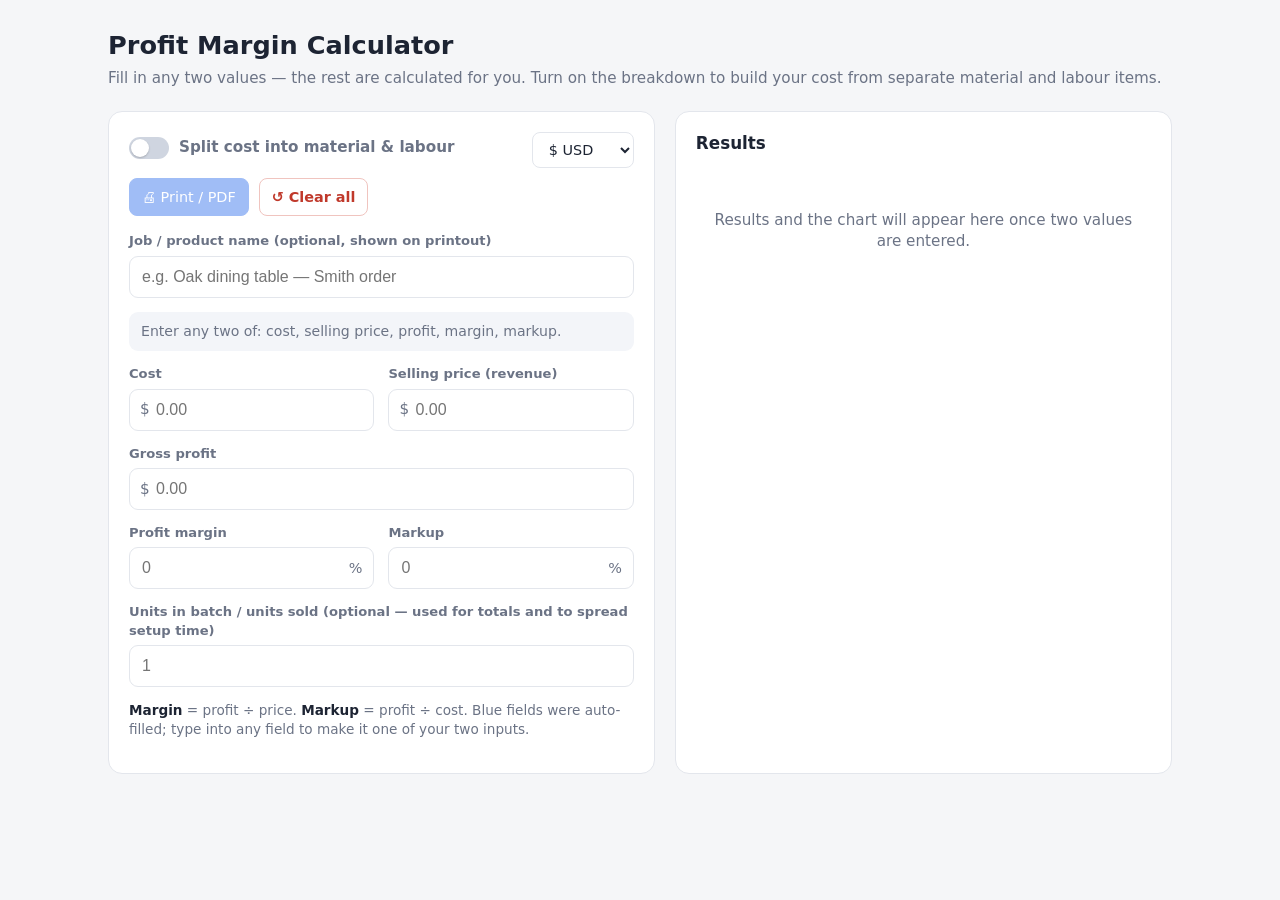
<file: Tools/Margin and Cost.html>
<!DOCTYPE html>
<html lang="en">
<head>
<meta charset="UTF-8">
<meta name="viewport" content="width=device-width, initial-scale=1">
<title>Profit Margin Calculator</title>
<style>
  :root{
    --bg:#f5f6f8; --card:#fff; --ink:#1d2433; --muted:#6b7385; --line:#e3e6ec;
    --accent:#2f6fed; --auto:#eef4ff; --autoInk:#2453b8; --err:#c0392b; --good:#1f9d61;
    --c-mat:#2f6fed; --c-lab:#f59f0b; --c-setup:#8b5cf6; --c-cost:#64748b; --c-profit:#1f9d61; --c-loss:#d64545;
  }
  *{box-sizing:border-box}
  body{margin:0;font-family:system-ui,-apple-system,"Segoe UI",Roboto,sans-serif;background:var(--bg);color:var(--ink);line-height:1.4}
  .wrap{max-width:1100px;margin:0 auto;padding:28px 18px 60px}
  h1{font-size:1.6rem;margin:0 0 4px}
  .sub{color:var(--muted);margin:0 0 22px;font-size:.95rem}
  .grid{display:grid;grid-template-columns:1.1fr 1fr;gap:20px}
  @media(max-width:860px){.grid{grid-template-columns:1fr}}
  .card{background:var(--card);border:1px solid var(--line);border-radius:14px;padding:20px}
  .card h2{font-size:1.05rem;margin:0 0 14px;display:flex;justify-content:space-between;align-items:center}
  .row{display:grid;grid-template-columns:1fr 1fr;gap:14px}
  @media(max-width:520px){.row{grid-template-columns:1fr}}
  label{display:block;font-size:.82rem;font-weight:600;color:var(--muted);margin-bottom:5px}
  .field{position:relative;margin-bottom:14px}
  .field input{width:100%;padding:11px 12px;font-size:1rem;border:1.5px solid var(--line);border-radius:9px;background:#fff;color:var(--ink);transition:.15s}
  .field input:focus{outline:none;border-color:var(--accent);box-shadow:0 0 0 3px rgba(47,111,237,.15)}
  .field input.auto{background:var(--auto);color:var(--autoInk);border-color:#cddcfb}
  .field input[readonly]{cursor:default}
  .field .unit{position:absolute;right:12px;top:34px;color:var(--muted);font-size:.9rem;pointer-events:none}
  .field.has-prefix input{padding-left:26px}
  .field .prefix{position:absolute;left:11px;top:34px;color:var(--muted);font-size:.95rem;pointer-events:none}
  .tag{font-size:.68rem;font-weight:700;letter-spacing:.03em;text-transform:uppercase;padding:2px 6px;border-radius:5px;margin-left:6px;vertical-align:middle}
  .tag.auto{background:var(--auto);color:var(--autoInk)}
  .tag.you{background:#eaf7f0;color:var(--good)}
  .hint{font-size:.88rem;padding:10px 12px;border-radius:9px;background:#f3f5f9;color:var(--muted);margin-bottom:14px}
  .hint.err{background:#fdecea;color:var(--err)}
  .toolbar{display:flex;gap:10px;flex-wrap:wrap;align-items:center;margin-bottom:16px}
  select,button{font:inherit;font-size:.9rem;padding:8px 12px;border-radius:8px;border:1.5px solid var(--line);background:#fff;color:var(--ink);cursor:pointer}
  button:hover{border-color:#c9cfdb}
  button.primary{background:var(--accent);color:#fff;border-color:var(--accent)}
  button:disabled{opacity:.45;cursor:not-allowed}
  /* ---------- Print report ---------- */
  #printReport{display:none}
  .pr{width:180mm;font-size:10pt;color:#111;line-height:1.35;-webkit-print-color-adjust:exact;print-color-adjust:exact}
  .pr-head{display:flex;justify-content:space-between;align-items:flex-end;border-bottom:2px solid #111;padding-bottom:6px;margin-bottom:10px}
  .pr-head h1{font-size:16pt;margin:0}
  .pr-head .meta{font-size:9pt;color:#555;text-align:right}
  .pr-kpis{display:grid;grid-template-columns:repeat(5,1fr);gap:6px;margin-bottom:10px}
  .pr-kpis > div{border:1px solid #ccc;border-radius:6px;padding:6px 8px}
  .pr-kpis .k{font-size:7.5pt;text-transform:uppercase;letter-spacing:.03em;color:#666;font-weight:600}
  .pr-kpis .v{font-size:12.5pt;font-weight:700;font-variant-numeric:tabular-nums}
  .pr-mid{display:flex;gap:14px;align-items:center;margin-bottom:10px}
  .pr-mid svg{width:46mm;height:46mm;flex:none}
  .pr-mid .legend{flex:1}
  .pr-mid .legend div{font-size:9.5pt;padding:3px 0}
  .pr h2{font-size:10.5pt;margin:10px 0 4px;border-bottom:1px solid #ccc;padding-bottom:2px}
  .pr table{width:100%;border-collapse:collapse;font-size:9pt}
  .pr th{font-size:7.5pt;text-transform:uppercase;color:#666;text-align:left;padding:3px 4px;border-bottom:1px solid #ccc}
  .pr td{padding:3px 4px;border-bottom:1px solid #eee;font-variant-numeric:tabular-nums}
  .pr td.n,.pr th.n{text-align:right}
  .pr tr.sum td{font-weight:700;border-top:1px solid #999;border-bottom:none}
  .pr .cols{display:grid;grid-template-columns:1fr 1fr;gap:14px}
  .pr .foot{margin-top:10px;font-size:8pt;color:#666;border-top:1px solid #ccc;padding-top:5px}
  .pr .neg{color:#c62828}
  @media print{
    @page{margin:12mm}
    body{background:#fff}
    .wrap,.toast{display:none!important}
    #printReport{display:block!important}
  }
  button.danger{color:var(--err);border-color:#f0c4bf;font-weight:600}
  button.danger:hover{background:#fdecea;border-color:var(--err)}
  .field .clr{position:absolute;right:8px;top:30px;width:26px;height:26px;border:none;background:none;color:#a0a7b5;font-size:1.15rem;line-height:1;padding:0;border-radius:6px;display:none}
  .field .clr:hover{color:var(--err);background:#fdecea}
  .field.filled .clr{display:block}
  .field input.has-clr{padding-right:36px}
  .field .unit ~ .clr{right:28px}
  .field .unit ~ input.has-clr, .field input.has-clr:has(~ .unit){padding-right:58px}
  .toast{position:fixed;bottom:22px;left:50%;transform:translateX(-50%);background:var(--ink);color:#fff;padding:10px 16px;border-radius:10px;font-size:.9rem;display:flex;gap:14px;align-items:center;box-shadow:0 6px 20px rgba(0,0,0,.2);opacity:0;pointer-events:none;transition:opacity .2s}
  .toast.show{opacity:1;pointer-events:auto}
  .toast button{background:none;border:none;color:#8fb3ff;font-weight:700;padding:0}
  button.link{border:none;background:none;color:var(--accent);padding:4px 0;font-weight:600}
  .switch{display:flex;align-items:center;gap:10px;cursor:pointer;user-select:none;font-weight:600;font-size:.95rem}
  .switch input{display:none}
  .slider{width:40px;height:22px;background:#cfd5e0;border-radius:20px;position:relative;transition:.2s;flex:none}
  .slider::after{content:"";position:absolute;width:18px;height:18px;border-radius:50%;background:#fff;top:2px;left:2px;transition:.2s;box-shadow:0 1px 2px rgba(0,0,0,.2)}
  .switch input:checked + .slider{background:var(--accent)}
  .switch input:checked + .slider::after{left:20px}
  .breakdown{display:none;margin-top:16px;border-top:1px dashed var(--line);padding-top:16px}
  .breakdown.on{display:block}
  .bd-sec{margin-bottom:18px}
  .bd-sec h3{font-size:.92rem;margin:0 0 8px;display:flex;align-items:center;gap:8px}
  .dot{width:10px;height:10px;border-radius:50%;display:inline-block}
  table{width:100%;border-collapse:collapse;font-size:.9rem}
  th{text-align:left;font-size:.74rem;color:var(--muted);font-weight:600;padding:0 4px 4px}
  td{padding:3px 4px}
  td input{width:100%;padding:7px 8px;border:1.5px solid var(--line);border-radius:7px;font:inherit;font-size:.9rem}
  td input:focus{outline:none;border-color:var(--accent)}
  td.total{text-align:right;font-variant-numeric:tabular-nums;white-space:nowrap;color:var(--muted);width:90px}
  td.x{width:28px;text-align:center}
  td.x button{border:none;background:none;color:#a0a7b5;font-size:1.1rem;padding:2px 6px}
  td.x button:hover{color:var(--err)}
  .subtotal{display:flex;justify-content:space-between;font-size:.9rem;font-weight:600;padding:6px 4px 0}
  .stats{display:grid;grid-template-columns:repeat(2,1fr);gap:10px;margin-bottom:18px}
  .stat{background:#f7f8fb;border-radius:10px;padding:12px}
  .stat .k{font-size:.75rem;color:var(--muted);font-weight:600;text-transform:uppercase;letter-spacing:.03em}
  .stat .v{font-size:1.35rem;font-weight:700;font-variant-numeric:tabular-nums;margin-top:2px}
  .stat.big{grid-column:span 2}
  .neg{color:var(--c-loss)} .pos{color:var(--good)}
  .chart-wrap{display:flex;gap:22px;align-items:center;flex-wrap:wrap;justify-content:center}
  svg#pie{width:220px;height:220px;flex:none}
  svg#pie path{stroke:#fff;stroke-width:2;transition:opacity .15s}
  svg#pie path:hover{opacity:.85}
  .legend{flex:1;min-width:190px}
  .legend div{display:flex;align-items:center;gap:8px;font-size:.92rem;padding:5px 0;border-bottom:1px solid var(--line)}
  .legend div:last-child{border-bottom:none}
  .legend .lv{margin-left:auto;font-variant-numeric:tabular-nums;font-weight:600}
  .legend .lp{color:var(--muted);width:56px;text-align:right;font-variant-numeric:tabular-nums}
  .note{font-size:.85rem;color:var(--muted);margin-top:10px;text-align:center}
  .totals{margin-top:18px;border-top:1px solid var(--line);padding-top:14px;display:none}
  .totals.on{display:block}
  .totals table td{padding:5px 4px;font-variant-numeric:tabular-nums}
  .totals table td:not(:first-child){text-align:right}
  .empty{color:var(--muted);text-align:center;padding:40px 10px;font-size:.95rem}
  .help{font-size:.85rem;color:var(--muted);margin-top:4px}
  .help b{color:var(--ink)}
</style>
</head>
<body>
<div class="wrap">
  <h1>Profit Margin Calculator</h1>
  <p class="sub">Fill in any two values — the rest are calculated for you. Turn on the breakdown to build your cost from separate material and labour items.</p>

  <div class="grid">
    <!-- INPUTS -->
    <div class="card">
      <div class="toolbar">
        <label class="switch"><input type="checkbox" id="bdToggle"><span class="slider"></span>Split cost into material &amp; labour</label>
        <span style="flex:1"></span>
        <select id="currency" title="Currency">
          <option value="$">$ USD</option><option value="€">€ EUR</option><option value="£">£ GBP</option>
          <option value="¥">¥ JPY</option><option value="₹">₹ INR</option><option value="C$">C$ CAD</option><option value="A$">A$ AUD</option>
        </select>
        <button id="printBtn" class="primary" title="Print or save a one-page PDF summary">🖨 Print / PDF</button>
        <button id="reset" class="danger" title="Clear every field and turn off the breakdown">↺ Clear all</button>
      </div>

      <div class="field"><label for="jobName">Job / product name (optional, shown on printout)</label><input id="jobName" autocomplete="off" placeholder="e.g. Oak dining table — Smith order"></div>
      <div id="hint" class="hint">Enter any two of: cost, selling price, profit, margin, markup.</div>

      <div class="row">
        <div class="field has-prefix"><label for="cost">Cost <span class="tag" data-for="cost"></span></label><span class="prefix cur">$</span><input id="cost" inputmode="decimal" autocomplete="off" placeholder="0.00"></div>
        <div class="field has-prefix"><label for="price">Selling price (revenue) <span class="tag" data-for="price"></span></label><span class="prefix cur">$</span><input id="price" inputmode="decimal" autocomplete="off" placeholder="0.00"></div>
      </div>
      <div class="field has-prefix"><label for="profit">Gross profit <span class="tag" data-for="profit"></span></label><span class="prefix cur">$</span><input id="profit" inputmode="decimal" autocomplete="off" placeholder="0.00"></div>
      <div class="row">
        <div class="field"><label for="margin">Profit margin <span class="tag" data-for="margin"></span></label><input id="margin" inputmode="decimal" autocomplete="off" placeholder="0"><span class="unit">%</span></div>
        <div class="field"><label for="markup">Markup <span class="tag" data-for="markup"></span></label><input id="markup" inputmode="decimal" autocomplete="off" placeholder="0"><span class="unit">%</span></div>
      </div>
      <div class="field"><label for="qty">Units in batch / units sold (optional — used for totals and to spread setup time)</label><input id="qty" inputmode="numeric" autocomplete="off" placeholder="1"></div>
      <p class="help"><b>Margin</b> = profit ÷ price. <b>Markup</b> = profit ÷ cost. Blue fields were auto-filled; type into any field to make it one of your two inputs.</p>

      <!-- BREAKDOWN -->
      <div class="breakdown" id="breakdown">
        <div class="bd-sec">
          <h3><span class="dot" style="background:var(--c-mat)"></span>Materials</h3>
          <table><thead><tr><th>Item</th><th style="width:70px">Qty</th><th style="width:100px">Unit cost</th><th style="text-align:right">Total</th><th></th></tr></thead><tbody id="matRows"></tbody></table>
          <button class="link" id="addMat">+ Add material</button>
          <div class="subtotal"><span>Materials subtotal</span><span id="matSub">$0.00</span></div>
        </div>
        <div class="bd-sec">
          <h3><span class="dot" style="background:var(--c-lab)"></span>Labour</h3>
          <table><thead><tr><th>Task</th><th style="width:68px" title="Hours of work per unit">Hrs / unit</th><th style="width:68px" title="One-off setup hours for this step, spread across all units">Setup hrs</th><th style="width:90px">Rate / hr</th><th style="text-align:right" title="Cost per unit, including this step's share of setup">Per unit</th><th></th></tr></thead><tbody id="labRows"></tbody></table>
          <button class="link" id="addLab">+ Add labour</button>
          <div class="subtotal"><span>Labour subtotal (per unit)</span><span id="labSub">$0.00</span></div>
          <div class="subtotal" id="setupLine" style="font-weight:400;color:var(--muted);display:none"><span id="setupLineText"></span><span id="setupLineVal"></span></div>
        </div>
        <p class="help">With the breakdown on, cost is the sum of materials and labour. <b>Setup hrs</b> is one-off time for a labour step (e.g. machine setup), charged at that step's rate and spread evenly across the <b>units</b> above. Enter one more value (price, profit, margin or markup) to complete the calculation.</p>
      </div>
    </div>

    <!-- RESULTS -->
    <div class="card">
      <h2>Results</h2>
      <div id="results">
        <div class="empty">Results and the chart will appear here once two values are entered.</div>
      </div>
    </div>
  </div>
</div>

<div id="printReport"></div>

<script>
(() => {
  const F = ['cost','price','profit','margin','markup'];
  const $ = id => document.getElementById(id);
  let order = [];           // fields the user typed, most recent last
  let cur = '$';
  let lastSolved = null;

  const parse = s => {
    if (s == null) return null;
    s = String(s).replace(/[,\s%]/g,'').replace(/^[^\d\-.]+/,'');
    if (s === '' || s === '-' || s === '.') return null;
    const v = parseFloat(s);
    return isFinite(v) ? v : null;
  };
  const money = v => {
    if (v == null || !isFinite(v)) return '—';
    const s = Math.abs(v).toLocaleString(undefined,{minimumFractionDigits:2,maximumFractionDigits:2});
    return (v < 0 ? '−' : '') + cur + s;
  };
  const pct = v => (v == null || !isFinite(v)) ? '—' : (v*100).toLocaleString(undefined,{maximumFractionDigits:2}) + '%';
  const fmtField = (f, v) => {
    if (v == null || !isFinite(v)) return '';
    if (f === 'margin' || f === 'markup') return String(+(v*100).toFixed(2));
    return v.toFixed(2);
  };

  // ---------- Breakdown rows ----------
  // material row inputs: [item, qty, unit cost]
  // labour row inputs:   [task, hrs per unit, setup hrs, rate]
  function addRow(kind, ...vals) {
    const tr = document.createElement('tr');
    tr.innerHTML = kind === 'mat'
      ? `<td><input placeholder="e.g. Timber"></td>
         <td><input inputmode="decimal" placeholder="1"></td>
         <td><input inputmode="decimal" placeholder="0.00"></td>`
      : `<td><input placeholder="e.g. Assembly"></td>
         <td><input inputmode="decimal" placeholder="0"></td>
         <td><input inputmode="decimal" placeholder="0"></td>
         <td><input inputmode="decimal" placeholder="0.00"></td>`;
    tr.innerHTML += `<td class="total">${money(0)}</td><td class="x"><button title="Remove">×</button></td>`;
    tr.querySelectorAll('input').forEach((inp, i) => { inp.value = vals[i] ?? ''; inp.addEventListener('input', recalc); });
    tr.querySelector('button').onclick = () => { tr.remove(); recalc(); };
    $(kind==='mat'?'matRows':'labRows').appendChild(tr);
  }
  const units = () => Math.max(parse($('qty').value) || 1, 1);
  function sumMat() {
    let total = 0, any = false;
    $('matRows').querySelectorAll('tr').forEach(tr => {
      const [, q, r] = tr.querySelectorAll('input');
      const qv = parse(q.value), rv = parse(r.value);
      let line = 0;
      if (rv != null) { line = (qv == null ? 1 : qv) * rv; any = true; }
      tr.querySelector('.total').textContent = money(line);
      total += line;
    });
    return { total, any };
  }
  // returns per-unit labour cost, split into run time and setup share
  function sumLab() {
    const n = units();
    let run = 0, setup = 0, setupHrs = 0, any = false;
    $('labRows').querySelectorAll('tr').forEach(tr => {
      const [, h, s, r] = tr.querySelectorAll('input');
      const hv = parse(h.value) || 0, sv = parse(s.value) || 0, rv = parse(r.value);
      let lineRun = 0, lineSetup = 0;
      if (rv != null) { lineRun = hv * rv; lineSetup = sv * rv / n; any = true; }
      const cell = tr.querySelector('.total');
      cell.textContent = money(lineRun + lineSetup);
      cell.title = lineSetup ? `${money(lineRun)} run + ${money(lineSetup)} setup share (${sv} hrs × ${money(rv)} ÷ ${n} units)` : '';
      run += lineRun; setup += lineSetup; setupHrs += (rv != null ? sv : 0);
    });
    return { total: run + setup, run, setup, setupHrs, setupTotal: setup * n, n, any };
  }

  // ---------- Solver ----------
  function solve(k) {
    let {cost:C, price:P, profit:G, margin:M, markup:K} = k;
    const has = x => x != null;
    if (has(C) && has(P)) {}
    else if (has(C) && has(G)) P = C + G;
    else if (has(C) && has(M)) { if (M >= 1) return {err:'Margin must be below 100% when cost is known.'}; P = C / (1 - M); }
    else if (has(C) && has(K)) P = C * (1 + K);
    else if (has(P) && has(G)) C = P - G;
    else if (has(P) && has(M)) C = P * (1 - M);
    else if (has(P) && has(K)) { if (K <= -1) return {err:'Markup must be greater than −100%.'}; C = P / (1 + K); }
    else if (has(G) && has(M)) { if (M === 0) return {err:'Can’t work out price from profit with a 0% margin.'}; P = G / M; C = P - G; }
    else if (has(G) && has(K)) { if (K === 0) return {err:'Can’t work out cost from profit with a 0% markup.'}; C = G / K; P = C + G; }
    else return null;
    G = P - C;
    return { cost:C, price:P, profit:G, margin: P ? G / P : null, markup: C ? G / C : null };
  }

  function pickPair(bdOn) {
    const live = order.filter(f => parse($(f).value) != null);
    if (bdOn) {
      const other = [...live].reverse().find(f => f !== 'cost');
      return other ? ['cost', other] : ['cost'];
    }
    const rev = [...live].reverse();
    if (!rev.length) return [];
    const a = rev[0];
    const b = rev.slice(1).find(f => !((a==='margin'&&f==='markup')||(a==='markup'&&f==='margin')));
    if (b) return [a, b];
    // only margin+markup given
    return rev.length >= 2 ? [a, 'INVALID'] : [a];
  }

  function recalc() {
    const bdOn = $('bdToggle').checked;
    let mat = 0, lab = 0, L = null;
    if (bdOn) {
      const m = sumMat(); L = sumLab();
      mat = m.total; lab = L.total;
      $('matSub').textContent = money(mat);
      $('labSub').textContent = money(lab);
      const sl = $('setupLine');
      if (L.setup > 0) {
        sl.style.display = 'flex';
        $('setupLineText').textContent = `incl. setup: ${+L.setupHrs.toFixed(2)} hrs = ${money(L.setupTotal)} ÷ ${L.n.toLocaleString()} unit${L.n===1?'':'s'}`;
        $('setupLineVal').textContent = money(L.setup);
      } else sl.style.display = 'none';
      const costIn = $('cost');
      costIn.value = (m.any || L.any) ? (mat + lab).toFixed(2) : '';
      if (!order.includes('cost')) order.push('cost');
    }

    const pair = pickPair(bdOn);
    const hint = $('hint');
    hint.className = 'hint';
    let result = null;

    if (pair.includes('INVALID')) {
      hint.classList.add('err');
      hint.textContent = 'Margin and markup together don’t determine a price — add cost, price or profit.';
    } else if (pair.length < 2 || (bdOn && parse($('cost').value) == null)) {
      hint.textContent = bdOn
        ? (parse($('cost').value) == null ? 'Add material and/or labour items to build your cost.' : 'Now enter a selling price, profit, margin or markup.')
        : (pair.length ? 'Enter one more value to complete the calculation.' : 'Enter any two of: cost, selling price, profit, margin, markup.');
    } else {
      const known = {};
      pair.forEach(f => {
        let v = parse($(f).value);
        if (f === 'margin' || f === 'markup') v = v / 100;
        known[f] = v;
      });
      result = solve(known);
      if (result && !result.err && L) { result.setup = L.setup; result.setupTotal = L.setupTotal; result.setupHrs = L.setupHrs; result.units = L.n; result.labRun = L.run; }
      if (result && result.err) { hint.classList.add('err'); hint.textContent = result.err; result = null; }
      else hint.textContent = `Calculated from ${pair.map(label).join(' and ')}.`;
    }

    // update fields & tags
    const active = document.activeElement;
    F.forEach(f => {
      const inp = $(f), tag = document.querySelector(`.tag[data-for="${f}"]`);
      const isUser = pair.includes(f) && parse(inp.value) != null;
      if (isUser) {
        inp.classList.remove('auto');
        tag.className = 'tag you'; tag.textContent = (bdOn && f==='cost') ? 'from items' : 'your input';
      } else if (result) {
        if (inp !== active) inp.value = fmtField(f, result[f]);
        inp.classList.add('auto');
        tag.className = 'tag auto'; tag.textContent = 'auto';
      } else {
        if (inp.classList.contains('auto')) inp.value = '';
        inp.classList.remove('auto');
        tag.className = 'tag'; tag.textContent = '';
      }
    });
    // drop fields that are no longer user inputs
    order = order.filter(f => pair.includes(f));

    $('cost').readOnly = bdOn;
    lastSolved = result;
    render(result, bdOn, mat, lab);
    syncAllClear();
    $('printBtn').disabled = !result;
    $('printBtn').title = result ? 'Print or save a one-page PDF summary' : 'Enter two values first';
  }

  const label = f => ({cost:'cost',price:'selling price',profit:'profit',margin:'margin',markup:'markup'})[f];

  // ---------- Results & pie ----------
  function arc(cx, cy, r, a0, a1) {
    if (a1 - a0 >= Math.PI * 2 - 1e-6) {
      return `M${cx} ${cy-r} A${r} ${r} 0 1 1 ${cx-0.01} ${cy-r} Z`;
    }
    const p = a => [cx + r * Math.sin(a), cy - r * Math.cos(a)];
    const [x0,y0] = p(a0), [x1,y1] = p(a1);
    return `M${cx} ${cy} L${x0} ${y0} A${r} ${r} 0 ${a1-a0>Math.PI?1:0} 1 ${x1} ${y1} Z`;
  }

  function render(r, bdOn, mat, lab) {
    const box = $('results');
    if (!r) { box.innerHTML = '<div class="empty">Results and the chart will appear here once two values are entered.</div>'; return; }
    const loss = r.profit < 0;
    const qty = parse($('qty').value);

    let slices, total, note = '';
    const useBd = bdOn && (mat + lab) > 0;
    const hasSetup = useBd && r.setup > 0;
    const costParts = useBd
      ? [['Material', mat, 'var(--c-mat)'],
         ['Labour', hasSetup ? r.labRun : lab, 'var(--c-lab)'],
         ...(hasSetup ? [['Labour setup', r.setup, 'var(--c-setup)']] : [])]
      : [['Cost', r.cost, 'var(--c-cost)']];
    if (!loss) {
      total = r.price;
      slices = [...costParts, ['Profit', r.profit, 'var(--c-profit)']];
      note = 'Share of selling price (per unit)';
    } else if (useBd) {
      total = r.cost;
      slices = costParts;
      note = `Cost composition per unit — you're selling at a loss of ${money(-r.profit)}`;
    } else {
      total = r.cost;
      slices = [['Covered by price', Math.max(r.price,0), 'var(--c-cost)'], ['Loss', -r.profit, 'var(--c-loss)']];
      note = 'Share of total cost';
    }
    slices = slices.filter(s => s[1] > 0);

    let pie = '';
    if (total > 0 && slices.length) {
      let a = 0;
      pie = slices.map(([n, v, c]) => {
        const a1 = a + (v / total) * Math.PI * 2;
        const d = arc(110, 110, 100, a, a1); a = a1;
        return `<path d="${d}" fill="${c}"><title>${n}: ${money(v)} (${pct(v/total)})</title></path>`;
      }).join('');
      pie += `<circle cx="110" cy="110" r="52" fill="#fff"/>
              <text x="110" y="104" text-anchor="middle" font-size="12" fill="#6b7385">${loss ? 'Loss' : 'Margin'}</text>
              <text x="110" y="126" text-anchor="middle" font-size="20" font-weight="700" fill="${loss?'#d64545':'#1f9d61'}">${pct(r.margin)}</text>`;
    }

    const legend = slices.map(([n, v, c]) =>
      `<div><span class="dot" style="background:${c}"></span>${n}<span class="lv">${money(v)}</span><span class="lp">${pct(v/total)}</span></div>`).join('');

    let bdStats = '';
    if (useBd) {
      bdStats = `<div class="stat"><div class="k">Material</div><div class="v">${money(mat)}</div><div class="help">${pct(mat/r.cost)} of cost</div></div>
                 <div class="stat"><div class="k">Labour</div><div class="v">${money(lab)}</div><div class="help">${pct(lab/r.cost)} of cost${hasSetup ? ` · incl. ${money(r.setup)} setup` : ''}</div></div>`;
    }
    if (hasSetup) {
      bdStats += `<div class="stat big"><div class="k">Labour setup</div><div class="v">${money(r.setup)} <span style="font-size:.9rem;font-weight:500;color:var(--muted)">per unit</span></div><div class="help">${+r.setupHrs.toFixed(2)} setup hrs = ${money(r.setupTotal)} total, spread over ${r.units.toLocaleString()} unit${r.units===1?'':'s'}${r.units===1 ? ' — enter units above to spread it' : ''}</div></div>`;
    }

    let totals = '';
    if (qty != null && qty > 0 && qty !== 1) {
      totals = `<div class="totals on"><h2 style="font-size:.95rem">Totals for ${qty.toLocaleString()} units</h2><table>
        <tr><td>Revenue</td><td>${money(r.price*qty)}</td></tr>
        ${useBd ? `<tr><td>Material</td><td>${money(mat*qty)}</td></tr>
                   <tr><td>Labour${hasSetup ? ' (run time)' : ''}</td><td>${money((hasSetup ? r.labRun : lab)*qty)}</td></tr>
                   ${hasSetup ? `<tr><td>Labour setup (one-off)</td><td>${money(r.setupTotal)}</td></tr>` : ''}` : ''}
        <tr><td>Total cost</td><td>${money(r.cost*qty)}</td></tr>
        <tr><td><b>Gross profit</b></td><td class="${loss?'neg':'pos'}"><b>${money(r.profit*qty)}</b></td></tr></table></div>`;
    }

    box.innerHTML = `
      <div class="stats">
        <div class="stat big"><div class="k">Gross profit</div><div class="v ${loss?'neg':'pos'}">${money(r.profit)}</div></div>
        <div class="stat"><div class="k">Selling price</div><div class="v">${money(r.price)}</div></div>
        <div class="stat"><div class="k">Cost</div><div class="v">${money(r.cost)}</div></div>
        <div class="stat"><div class="k">Profit margin</div><div class="v ${loss?'neg':''}">${pct(r.margin)}</div></div>
        <div class="stat"><div class="k">Markup</div><div class="v ${loss?'neg':''}">${pct(r.markup)}</div></div>
        ${bdStats}
      </div>
      ${pie ? `<div class="chart-wrap"><svg id="pie" viewBox="0 0 220 220">${pie}</svg><div class="legend">${legend}</div></div><p class="note">${note}</p>` : '<p class="note">Nothing to chart yet.</p>'}
      ${totals}`;
  }

  // ---------- Events ----------
  F.forEach(f => {
    $(f).addEventListener('input', () => {
      if ($('bdToggle').checked && f === 'cost') return;
      order = order.filter(x => x !== f);
      if (parse($(f).value) != null) order.push(f);
      $(f).classList.remove('auto');
      recalc();
    });
    $(f).addEventListener('blur', () => { if (lastSolved && !order.includes(f)) recalc(); });
  });
  $('qty').addEventListener('input', recalc);

  $('bdToggle').addEventListener('change', e => {
    $('breakdown').classList.toggle('on', e.target.checked);
    if (e.target.checked) {
      if (!$('matRows').children.length) addRow('mat');
      if (!$('labRows').children.length) addRow('lab');
      // pre-fill a material line from an existing cost so nothing is lost
      const c = parse($('cost').value);
      const firstMat = $('matRows').querySelector('tr');
      if (c != null && firstMat && sumMat().total === 0 && sumLab().total === 0) {
        const ins = firstMat.querySelectorAll('input');
        ins[0].value = 'Materials'; ins[1].value = '1'; ins[2].value = c.toFixed(2);
      }
    } else {
      order = order.filter(f => f !== 'cost');
      if (parse($('cost').value) != null) order.unshift('cost');
    }
    recalc();
  });
  $('addMat').onclick = () => { addRow('mat'); };
  $('addLab').onclick = () => { addRow('lab'); };

  $('currency').addEventListener('change', e => {
    cur = e.target.value;
    document.querySelectorAll('.cur').forEach(s => s.textContent = cur);
    recalc();
  });

  // ---------- Per-field clear (×) buttons ----------
  const CLEARABLE = F.concat('qty','jobName');
  function syncClear(id) {
    const inp = $(id);
    inp.parentElement.classList.toggle('filled', inp.value !== '' && !inp.readOnly);
  }
  CLEARABLE.forEach(id => {
    const inp = $(id), b = document.createElement('button');
    b.type = 'button'; b.className = 'clr'; b.title = 'Clear this field'; b.textContent = '×';
    b.onclick = () => { inp.value = ''; inp.dispatchEvent(new Event('input')); inp.focus(); };
    inp.classList.add('has-clr');
    inp.parentElement.appendChild(b);
  });
  function syncAllClear(){ CLEARABLE.forEach(syncClear); }

  // ---------- Clear all (with undo) ----------
  const ALL_INPUTS = CLEARABLE;
  let undoState = null, toastTimer;
  const toast = document.createElement('div');
  toast.className = 'toast';
  toast.innerHTML = '<span>All fields cleared</span><button type="button">Undo</button>';
  document.body.appendChild(toast);

  function snapshot() {
    return {
      vals: Object.fromEntries(ALL_INPUTS.map(id => [id, $(id).value])),
      autos: ALL_INPUTS.filter(id => $(id).classList.contains('auto')),
      order: [...order],
      bd: $('bdToggle').checked,
      mat: [...$('matRows').querySelectorAll('tr')].map(tr => [...tr.querySelectorAll('input')].map(i => i.value)),
      lab: [...$('labRows').querySelectorAll('tr')].map(tr => [...tr.querySelectorAll('input')].map(i => i.value)),
    };
  }
  function clearAll() {
    undoState = snapshot();
    ALL_INPUTS.forEach(id => { $(id).value = ''; $(id).classList.remove('auto'); });
    order = [];
    $('matRows').innerHTML = ''; $('labRows').innerHTML = '';
    $('bdToggle').checked = false; $('breakdown').classList.remove('on');
    $('cost').readOnly = false;
    recalc();
    toast.classList.add('show');
    clearTimeout(toastTimer);
    toastTimer = setTimeout(() => toast.classList.remove('show'), 6000);
  }
  toast.querySelector('button').onclick = () => {
    if (!undoState) return;
    const s = undoState; undoState = null;
    $('bdToggle').checked = s.bd; $('breakdown').classList.toggle('on', s.bd);
    s.mat.forEach(v => addRow('mat', ...v));
    s.lab.forEach(v => addRow('lab', ...v));
    ALL_INPUTS.forEach(id => $(id).value = s.vals[id]);
    order = s.order;
    recalc();
    toast.classList.remove('show');
  };
  $('reset').onclick = clearAll;
  $('jobName').addEventListener('input', () => syncClear('jobName'));

  // ---------- Print / PDF ----------
  const esc = t => String(t).replace(/[&<>"]/g, c => ({'&':'&amp;','<':'&lt;','>':'&gt;','"':'&quot;'})[c]);
  function buildReport() {
    const r = lastSolved; if (!r) return '';
    const bdOn = $('bdToggle').checked;
    const qty = parse($('qty').value);
    const loss = r.profit < 0;
    const job = $('jobName').value.trim();
    const date = new Date().toLocaleDateString(undefined, {year:'numeric', month:'long', day:'numeric'});

    const pieSvg = document.querySelector('#results svg#pie');
    const legend = document.querySelector('#results .legend');
    const note = document.querySelector('#results .note');

    let html = `<div class="pr">
      <div class="pr-head">
        <div><h1>${esc(job || 'Profit Margin Summary')}</h1>${job ? '<div style="font-size:9pt;color:#555">Profit margin summary</div>' : ''}</div>
        <div class="meta">${date}<br>All figures per unit${qty > 1 ? ` · batch of ${qty.toLocaleString()}` : ''}</div>
      </div>
      <div class="pr-kpis">
        <div><div class="k">Selling price</div><div class="v">${money(r.price)}</div></div>
        <div><div class="k">Total cost</div><div class="v">${money(r.cost)}</div></div>
        <div><div class="k">Gross profit</div><div class="v ${loss?'neg':''}">${money(r.profit)}</div></div>
        <div><div class="k">Margin</div><div class="v ${loss?'neg':''}">${pct(r.margin)}</div></div>
        <div><div class="k">Markup</div><div class="v ${loss?'neg':''}">${pct(r.markup)}</div></div>
      </div>`;

    if (pieSvg) {
      html += `<div class="pr-mid">${pieSvg.outerHTML.replace('id="pie"', '')}<div class="legend">${legend ? legend.innerHTML : ''}
        ${note ? `<div style="font-size:8.5pt;color:#666;border:none;padding-top:4px">${esc(note.textContent)}</div>` : ''}</div></div>`;
    }

    if (bdOn) {
      const matRows = [...$('matRows').querySelectorAll('tr')].map(tr => {
        const [n, q, c] = [...tr.querySelectorAll('input')].map(i => i.value);
        const cv = parse(c); if (cv == null) return '';
        const qv = parse(q) ?? 1;
        return `<tr><td>${esc(n || '—')}</td><td class="n">${qv}</td><td class="n">${money(cv)}</td><td class="n">${money(qv*cv)}</td></tr>`;
      }).join('');
      const n = units();
      let labRunTot = 0, labSetTot = 0;
      const labRows = [...$('labRows').querySelectorAll('tr')].map(tr => {
        const [t, h, s, rt] = [...tr.querySelectorAll('input')].map(i => i.value);
        const rv = parse(rt); if (rv == null) return '';
        const hv = parse(h) || 0, sv = parse(s) || 0;
        const run = hv*rv, set = sv*rv/n;
        labRunTot += run; labSetTot += set;
        return `<tr><td>${esc(t || '—')}</td><td class="n">${hv}</td><td class="n">${sv || '—'}</td><td class="n">${money(rv)}</td><td class="n">${money(run)}</td><td class="n">${set ? money(set) : '—'}</td><td class="n">${money(run+set)}</td></tr>`;
      }).join('');
      if (matRows) html += `<h2>Materials</h2><table><thead><tr><th>Item</th><th class="n">Qty</th><th class="n">Unit cost</th><th class="n">Total</th></tr></thead>
        <tbody>${matRows}<tr class="sum"><td colspan="3">Materials per unit</td><td class="n">${$('matSub').textContent}</td></tr></tbody></table>`;
      if (labRows) html += `<h2>Labour</h2><table><thead><tr><th>Task</th><th class="n">Hrs / unit</th><th class="n">Setup hrs</th><th class="n">Rate / hr</th><th class="n">Run cost</th><th class="n">Setup share</th><th class="n">Per unit</th></tr></thead>
        <tbody>${labRows}<tr class="sum"><td colspan="4">Labour per unit</td><td class="n">${money(labRunTot)}</td><td class="n">${labSetTot ? money(labSetTot) : '—'}</td><td class="n">${money(labRunTot+labSetTot)}</td></tr></tbody></table>
        ${labSetTot ? `<div style="font-size:8.5pt;color:#555;margin-top:3px">Setup: ${+(r.setupHrs||0).toFixed(2)} hrs = ${money(r.setupTotal)} total, spread evenly over ${n.toLocaleString()} unit${n===1?'':'s'}.</div>` : ''}`;
    }

    const tot = document.querySelector('#results .totals table');
    if (tot) html += `<h2>Totals for ${qty.toLocaleString()} units</h2><table>${tot.innerHTML}</table>`;

    html += `<div class="foot">${esc($('hint').textContent)} &nbsp;·&nbsp; Margin = profit ÷ selling price. Markup = profit ÷ cost.</div></div>`;
    return html;
  }

  $('printBtn').onclick = () => {
    if (!lastSolved) return;
    const box = $('printReport');
    box.innerHTML = buildReport();
    // align totals numbers right
    box.querySelectorAll('.pr table td:not(:first-child)').forEach(td => td.classList.add('n'));
    // measure off-screen and shrink to fit one page if needed
    box.style.cssText = 'display:block;position:absolute;left:-10000px;top:0;zoom:1';
    const mm = 96 / 25.4, maxH = 245 * mm;   // safe for both A4 and US Letter with 12mm margins
    const h = box.offsetHeight;
    const z = h > maxH ? Math.max(maxH / h, 0.5) : 1;
    box.style.cssText = `zoom:${z}`;
    window.print();
  };
  window.addEventListener('afterprint', () => { $('printReport').style.cssText = ''; });

  recalc();
})();
</script>
</body>
</html>
</file>
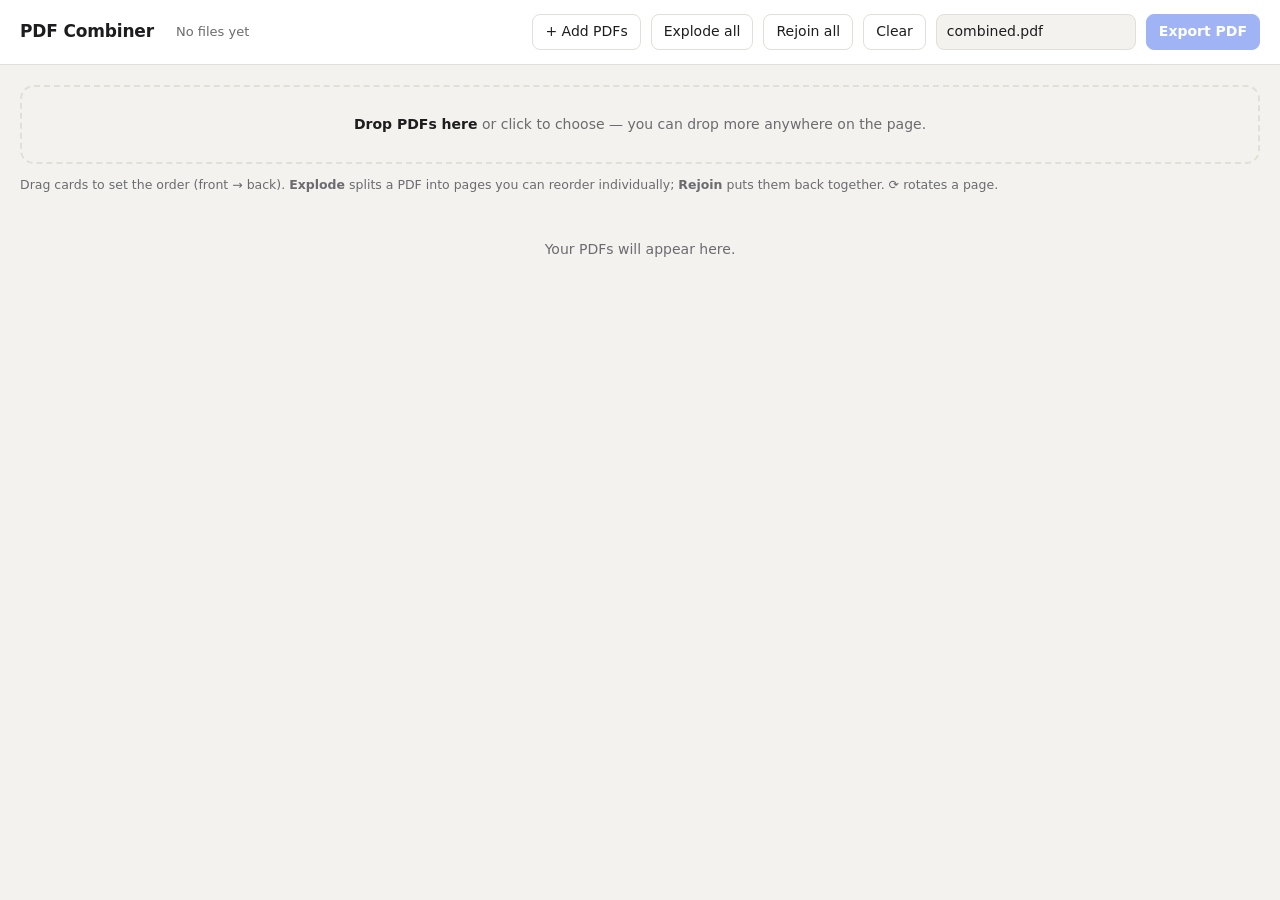
<file: Tools/PDF Combiner.html>
<!DOCTYPE html>
<html lang="en">
<head>
<meta charset="utf-8">
<meta name="viewport" content="width=device-width, initial-scale=1">
<title>PDF Combiner</title>
<script src="lib/pdf-lib.min.js"></script>
<style>
  :root{
    --bg:#f4f2ee; --panel:#fff; --ink:#1d1d1f; --muted:#6b6b70; --line:#e2dfd8;
    --accent:#2f5bea; --accent-ink:#fff; --danger:#c8372d;
  }
  @media (prefers-color-scheme: dark){
    :root{ --bg:#17171a; --panel:#222226; --ink:#ececf0; --muted:#9a9aa2; --line:#34343a; --accent:#6f8cff; }
  }
  *{box-sizing:border-box}
  body{margin:0;font:14px/1.4 system-ui,-apple-system,Segoe UI,Roboto,sans-serif;background:var(--bg);color:var(--ink);min-height:100vh}
  header{position:sticky;top:0;z-index:5;display:flex;flex-wrap:wrap;gap:10px;align-items:center;padding:14px 20px;background:var(--panel);border-bottom:1px solid var(--line)}
  h1{font-size:17px;margin:0 12px 0 0;font-weight:650;letter-spacing:-.01em}
  .stats{color:var(--muted);font-size:13px;margin-right:auto}
  button,.btn{font:inherit;border:1px solid var(--line);background:var(--panel);color:var(--ink);padding:7px 12px;border-radius:8px;cursor:pointer;white-space:nowrap}
  button:hover,.btn:hover{border-color:var(--muted)}
  button.primary{background:var(--accent);border-color:var(--accent);color:var(--accent-ink);font-weight:600}
  button:disabled{opacity:.45;cursor:default}
  input[type=text]{font:inherit;padding:7px 10px;border:1px solid var(--line);border-radius:8px;background:var(--bg);color:var(--ink);width:200px}
  main{padding:20px}
  #drop{border:2px dashed var(--line);border-radius:14px;padding:28px;text-align:center;color:var(--muted);transition:.15s;margin-bottom:20px;cursor:pointer}
  #drop.hot,body.filedrag #drop{border-color:var(--accent);color:var(--accent);background:color-mix(in srgb,var(--accent) 7%,transparent)}
  #drop strong{color:var(--ink)}
  #grid{display:flex;flex-wrap:wrap;gap:18px;align-items:flex-start;min-height:60px}
  .card{position:relative;width:150px;background:var(--panel);border:1px solid var(--line);border-radius:10px;padding:8px;cursor:grab;user-select:none;transition:transform .12s, box-shadow .12s}
  .card:hover{box-shadow:0 4px 14px rgba(0,0,0,.08)}
  .card.dragging{opacity:.35}
  .card .bar{position:absolute;left:0;top:10px;bottom:10px;width:4px;border-radius:0 3px 3px 0}
  .card .num{position:absolute;top:-9px;left:-9px;background:var(--ink);color:var(--bg);font-size:11px;font-weight:700;min-width:22px;height:22px;border-radius:11px;display:grid;place-items:center;padding:0 5px}
  .thumb{height:170px;display:grid;place-items:center;background:var(--bg);border-radius:6px;overflow:hidden;position:relative}
  .thumb img{max-width:100%;max-height:100%;box-shadow:0 1px 4px rgba(0,0,0,.25);background:#fff}
  .card.file .thumb::before,.card.file .thumb::after{content:"";position:absolute;inset:14px 10px 6px 18px;background:#fff;border:1px solid #ccc;border-radius:2px;transform:rotate(4deg);opacity:.7}
  .card.file .thumb::after{transform:rotate(-3deg);opacity:.5}
  .card.file.single .thumb::before,.card.file.single .thumb::after{display:none}
  .thumb img{position:relative;z-index:1}
  .meta{margin-top:7px;font-size:12px}
  .name{font-weight:600;white-space:nowrap;overflow:hidden;text-overflow:ellipsis}
  .sub{color:var(--muted);font-size:11.5px}
  .warn{color:#b86e00;font-size:11px;margin-top:2px;cursor:help}
  .acts{display:flex;gap:4px;margin-top:6px}
  .acts button{padding:3px 7px;font-size:11.5px;border-radius:6px;flex:1}
  .acts button.x{flex:0 0 auto;color:var(--danger)}
  .card.page{width:120px}
  .card.page .thumb{height:135px}
  .rot img{transition:transform .15s}
  .marker{position:absolute;top:0;bottom:0;width:4px;background:var(--accent);border-radius:2px;pointer-events:none}
  .marker.l{left:-11px}.marker.r{right:-11px}
  .empty{color:var(--muted);padding:30px 0;text-align:center;width:100%}
  #toast{position:fixed;bottom:20px;left:50%;transform:translateX(-50%);background:var(--ink);color:var(--bg);padding:10px 16px;border-radius:10px;font-size:13px;opacity:0;transition:.2s;pointer-events:none}
  #toast.show{opacity:1}
  .hint{color:var(--muted);font-size:12.5px;margin:-8px 0 16px}
</style>
</head>
<body>
<header>
  <h1>PDF Combiner</h1>
  <span class="stats" id="stats">No files yet</span>
  <button id="addBtn">+ Add PDFs</button>
  <button id="explodeAll">Explode all</button>
  <button id="rejoinAll">Rejoin all</button>
  <button id="clearBtn">Clear</button>
  <input type="text" id="outName" value="combined.pdf" aria-label="Output file name">
  <button class="primary" id="exportBtn" disabled>Export PDF</button>
</header>
<main>
  <div id="drop"><strong>Drop PDFs here</strong> or click to choose — you can drop more anywhere on the page.</div>
  <p class="hint">Drag cards to set the order (front → back). <b>Explode</b> splits a PDF into pages you can reorder individually; <b>Rejoin</b> puts them back together. ⟳ rotates a page.</p>
  <div id="grid"></div>
</main>
<input type="file" id="fileInput" accept="application/pdf,.pdf" multiple hidden>
<div id="toast"></div>

<script type="module">
import * as pdfjsLib from "./lib/pdfjs/pdf.min.mjs";
pdfjsLib.GlobalWorkerOptions.workerSrc = new URL("./lib/pdfjs/pdf.worker.min.mjs", import.meta.url).href;
const PDFJS_OPTS = {
  standardFontDataUrl: new URL("./lib/pdfjs/standard_fonts/", import.meta.url).href,
  wasmUrl: new URL("./lib/pdfjs/wasm/", import.meta.url).href,
  iccUrl: new URL("./lib/pdfjs/iccs/", import.meta.url).href,
};

const COLORS = ["#e2553f","#2f9e6e","#3a6ff0","#d99a1e","#9b51e0","#16a3b8","#d6457f","#6d8a1f","#8a5a3c","#4b5bb5"];
const sources = new Map();   // srcId -> {name, bytes, pageCount, color, pdfjs}
let items = [];              // {id, kind:'file'|'page', src, page?, rot}
let uid = 0, colorIdx = 0, dragId = null;
const thumbCache = new Map();

const $ = s => document.querySelector(s);
const grid = $("#grid");

function toast(msg, ms=2400){ const t=$("#toast"); t.textContent=msg; t.classList.add("show"); clearTimeout(t._h); t._h=setTimeout(()=>t.classList.remove("show"),ms); }

// ---------- adding files ----------
async function addFiles(fileList){
  const files = [...fileList].filter(f => f.type==="application/pdf" || /\.pdf$/i.test(f.name));
  if(!files.length){ toast("Only PDF files can be added"); return; }
  for(const f of files){
    try{
      const bytes = new Uint8Array(await f.arrayBuffer());
      const pdfjs = await pdfjsLib.getDocument({data: bytes.slice(), ...PDFJS_OPTS}).promise;
      // Check up front whether pdf-lib can copy this file's pages directly.
      // If not (damaged, oddly built or encrypted), its pages get copied as images on export.
      let lib = null, raster = false;
      try{
        lib = await PDFLib.PDFDocument.load(bytes, {ignoreEncryption:true, updateMetadata:false});
        if(lib.isEncrypted || lib.getPageCount() !== pdfjs.numPages) raster = true;
      }catch(e){ console.warn("pdf-lib could not parse", f.name, e); raster = true; }
      const id = "s"+(++uid);
      sources.set(id, {name:f.name, bytes, pageCount:pdfjs.numPages, color:COLORS[colorIdx++ % COLORS.length], pdfjs, lib, raster});
      items.push({id:"i"+(++uid), kind:"file", src:id, rot:0});
    }catch(e){ console.error(e); toast(`Couldn't read ${f.name}`); }
  }
  render();
}

// ---------- thumbnails ----------
async function thumb(src, page){
  const key = src+":"+page;
  if(thumbCache.has(key)) return thumbCache.get(key);
  const p = (async () => {
    const s = sources.get(src);
    const pg = await s.pdfjs.getPage(page+1);
    const vp0 = pg.getViewport({scale:1});
    const scale = 260 / Math.max(vp0.width, vp0.height);
    const vp = pg.getViewport({scale});
    const c = document.createElement("canvas");
    c.width = Math.ceil(vp.width); c.height = Math.ceil(vp.height);
    await pg.render({canvas:c, canvasContext:c.getContext("2d"), viewport:vp}).promise;
    return c.toDataURL("image/jpeg", .8);
  })();
  thumbCache.set(key, p);
  return p;
}

// ---------- actions ----------
function explode(itemId){
  const i = items.findIndex(x=>x.id===itemId); if(i<0) return;
  const it = items[i], s = sources.get(it.src);
  const pages = Array.from({length:s.pageCount}, (_,p)=>({id:"i"+(++uid), kind:"page", src:it.src, page:p, rot:it.rot}));
  items.splice(i,1,...pages);
  render();
}
function rejoin(src){
  const first = items.findIndex(x=>x.src===src && x.kind==="page"); if(first<0) return;
  const kept = items.filter(x=>x.src===src && x.kind==="page").length;
  const s = sources.get(src);
  items = items.filter((x,idx)=> idx===first || !(x.src===src && x.kind==="page"));
  items[first] = {id:"i"+(++uid), kind:"file", src, rot:0};
  if(kept < s.pageCount) toast(`Rejoined — removed pages restored (${s.pageCount} pages)`);
  render();
}
function removeItem(id){ items = items.filter(x=>x.id!==id); cleanup(); render(); }
function rotate(id){ const it=items.find(x=>x.id===id); it.rot=(it.rot+90)%360; render(); }
function cleanup(){ for(const k of [...sources.keys()]) if(!items.some(x=>x.src===k)){ sources.get(k).pdfjs.destroy(); sources.delete(k); } }

// ---------- render ----------
function totalPages(){ return items.reduce((n,x)=>n+(x.kind==="file"?sources.get(x.src).pageCount:1),0); }

function render(){
  grid.innerHTML = "";
  if(!items.length) grid.innerHTML = '<div class="empty">Your PDFs will appear here.</div>';
  items.forEach((it, idx) => {
    const s = sources.get(it.src);
    const el = document.createElement("div");
    el.className = "card " + it.kind + (it.kind==="file" && s.pageCount===1 ? " single":"");
    el.draggable = true; el.dataset.id = it.id;
    const isFile = it.kind==="file";
    const hasPages = items.some(x=>x.src===it.src && x.kind==="page");
    el.innerHTML = `
      <div class="bar" style="background:${s.color}"></div>
      <div class="num">${idx+1}</div>
      <div class="thumb rot"><img alt=""></div>
      <div class="meta">
        <div class="name" title="${esc(s.name)}">${esc(s.name)}</div>
        <div class="sub">${isFile ? `${s.pageCount} page${s.pageCount>1?"s":""}` : `Page ${it.page+1} of ${s.pageCount}`}${it.rot?` · ${it.rot}°`:""}</div>
        ${s.raster ? `<div class="warn" title="This PDF is damaged, unusually built or encrypted, so its pages will be copied into the export as high-resolution images. Text won't be selectable or searchable.">⚠ Will be copied as image</div>` : ""}
      </div>
      <div class="acts">
        ${isFile && s.pageCount>1 ? `<button data-a="explode">Explode</button>` : ""}
        ${!isFile && hasPages ? `<button data-a="rejoin" title="Put all pages of this PDF back together">Rejoin</button>` : ""}
        <button data-a="rotate" title="Rotate 90°">⟳</button>
        <button data-a="remove" class="x" title="Remove">✕</button>
      </div>`;
    const img = el.querySelector("img");
    img.style.transform = `rotate(${it.rot}deg)`;
    thumb(it.src, isFile ? 0 : it.page).then(u=>img.src=u).catch(()=>{});
    el.querySelector(".acts").addEventListener("click", e=>{
      const a = e.target.dataset.a; if(!a) return;
      if(a==="explode") explode(it.id);
      if(a==="rejoin") rejoin(it.src);
      if(a==="rotate") rotate(it.id);
      if(a==="remove") removeItem(it.id);
    });
    grid.appendChild(el);
  });
  const nf = sources.size, np = totalPages();
  $("#stats").textContent = nf ? `${nf} file${nf>1?"s":""} · ${np} page${np!==1?"s":""} in output` : "No files yet";
  $("#exportBtn").disabled = !items.length;
}
const esc = s => s.replace(/[&<>"]/g, c=>({"&":"&amp;","<":"&lt;",">":"&gt;",'"':"&quot;"}[c]));

// ---------- drag to reorder ----------
let marker = null, dropTarget = null;
function clearMarker(){ marker?.remove(); marker=null; dropTarget=null; }

grid.addEventListener("dragstart", e=>{
  const c = e.target.closest(".card"); if(!c) return;
  dragId = c.dataset.id; c.classList.add("dragging");
  e.dataTransfer.effectAllowed = "move";
  e.dataTransfer.setData("text/plain", dragId);
});
grid.addEventListener("dragend", e=>{
  e.target.closest?.(".card")?.classList.remove("dragging");
  dragId = null; clearMarker();
});
grid.addEventListener("dragover", e=>{
  if(!dragId) return;
  e.preventDefault();
  const c = e.target.closest(".card");
  if(!c){ // over empty grid space: drop at nearest end
    const cards=[...grid.querySelectorAll(".card")]; const last=cards[cards.length-1];
    if(!last) return;
    setMarker(last, "r"); return;
  }
  const r = c.getBoundingClientRect();
  setMarker(c, e.clientX < r.left + r.width/2 ? "l" : "r");
});
function setMarker(card, side){
  if(dropTarget && dropTarget.card===card && dropTarget.side===side) return;
  clearMarker();
  marker = document.createElement("div"); marker.className = "marker "+side;
  card.appendChild(marker); dropTarget = {card, side};
}
grid.addEventListener("drop", e=>{
  if(!dragId) return;
  e.preventDefault(); e.stopPropagation();
  if(!dropTarget){ clearMarker(); return; }
  const tId = dropTarget.card.dataset.id, side = dropTarget.side;
  clearMarker();
  if(tId === dragId) return;
  const from = items.findIndex(x=>x.id===dragId);
  const [moved] = items.splice(from,1);
  let to = items.findIndex(x=>x.id===tId) + (side==="r"?1:0);
  items.splice(to,0,moved);
  render();
});

// ---------- file drop anywhere ----------
let depth = 0;
const isFileDrag = e => [...(e.dataTransfer?.types||[])].includes("Files");
window.addEventListener("dragenter", e=>{ if(isFileDrag(e)){ depth++; document.body.classList.add("filedrag"); }});
window.addEventListener("dragleave", e=>{ if(isFileDrag(e) && --depth<=0){ depth=0; document.body.classList.remove("filedrag"); }});
window.addEventListener("dragover", e=>{ if(isFileDrag(e)) e.preventDefault(); });
window.addEventListener("drop", e=>{
  if(!isFileDrag(e)) return;
  e.preventDefault(); depth=0; document.body.classList.remove("filedrag");
  addFiles(e.dataTransfer.files);
});
$("#drop").onclick = $("#addBtn").onclick = () => $("#fileInput").click();
$("#fileInput").onchange = e => { addFiles(e.target.files); e.target.value=""; };

// ---------- toolbar ----------
$("#explodeAll").onclick = () => { items.filter(x=>x.kind==="file" && sources.get(x.src).pageCount>1).map(x=>x.id).forEach(explode); };
$("#rejoinAll").onclick = () => { [...new Set(items.filter(x=>x.kind==="page").map(x=>x.src))].forEach(rejoin); };
$("#clearBtn").onclick = () => { items=[]; cleanup(); thumbCache.clear(); render(); };

// ---------- export ----------
$("#exportBtn").onclick = async () => {
  const btn = $("#exportBtn"); btn.disabled = true; btn.textContent = "Building…";
  try{
    const { PDFDocument, degrees } = PDFLib;
    const out = await PDFDocument.create();
    const asImages = new Set();
    let done = 0; const total = totalPages();
    for(const it of items){
      const s = sources.get(it.src);
      const idxs = it.kind==="file" ? [...Array(s.pageCount).keys()] : [it.page];
      let copied = null;
      if(!s.raster){
        try{
          copied = await out.copyPages(s.lib, idxs);
          if(copied.some(p => !p)) copied = null;
        }catch(e){ console.warn("Direct copy failed, using image copy:", s.name, e); copied = null; }
      }
      if(copied){
        for(const p of copied){
          if(it.rot) p.setRotation(degrees((p.getRotation().angle + it.rot) % 360));
          out.addPage(p);
          btn.textContent = `Building… ${++done}/${total}`;
        }
      }else{
        asImages.add(s.name);
        for(const i of idxs){
          await addPageAsImage(out, s, i, it.rot, degrees);
          btn.textContent = `Building… ${++done}/${total}`;
        }
      }
    }
    btn.textContent = "Saving…";
    const bytes = await out.save();
    let name = ($("#outName").value.trim() || "combined.pdf");
    if(!/\.pdf$/i.test(name)) name += ".pdf";
    const url = URL.createObjectURL(new Blob([bytes], {type:"application/pdf"}));
    const a = document.createElement("a"); a.href = url; a.download = name;
    document.body.appendChild(a); a.click(); a.remove();
    setTimeout(()=>URL.revokeObjectURL(url), 10000);
    toast(`Saved ${name} (${out.getPageCount()} pages)` +
      (asImages.size ? ` — ${[...asImages].join(", ")} copied as images` : ""), asImages.size ? 6000 : 2400);
  }catch(e){ console.error(e); toast("Export failed: " + (e.message||e), 6000); }
  btn.disabled = !items.length; btn.textContent = "Export PDF";
};

// Fallback: render the page with pdf.js at ~200 dpi and place it on a page the same size.
async function addPageAsImage(out, s, i, rot, degrees){
  const pg = await s.pdfjs.getPage(i+1);
  const vp1 = pg.getViewport({scale:1});          // size in points, already honoring the page's own rotation
  const scale = Math.min(200/72, 6000/Math.max(vp1.width, vp1.height));
  const vp = pg.getViewport({scale});
  const c = document.createElement("canvas");
  c.width = Math.ceil(vp.width); c.height = Math.ceil(vp.height);
  const ctx = c.getContext("2d");
  ctx.fillStyle = "#fff"; ctx.fillRect(0,0,c.width,c.height);
  await pg.render({canvas:c, canvasContext:ctx, viewport:vp}).promise;
  const jpg = await new Promise(r => c.toBlob(b => b.arrayBuffer().then(r), "image/jpeg", 0.9));
  c.width = c.height = 0;
  const img = await out.embedJpg(jpg);
  const page = out.addPage([vp1.width, vp1.height]);
  page.drawImage(img, {x:0, y:0, width:vp1.width, height:vp1.height});
  if(rot) page.setRotation(degrees(rot));
}

render();
</script>
</body>
</html>
</file>
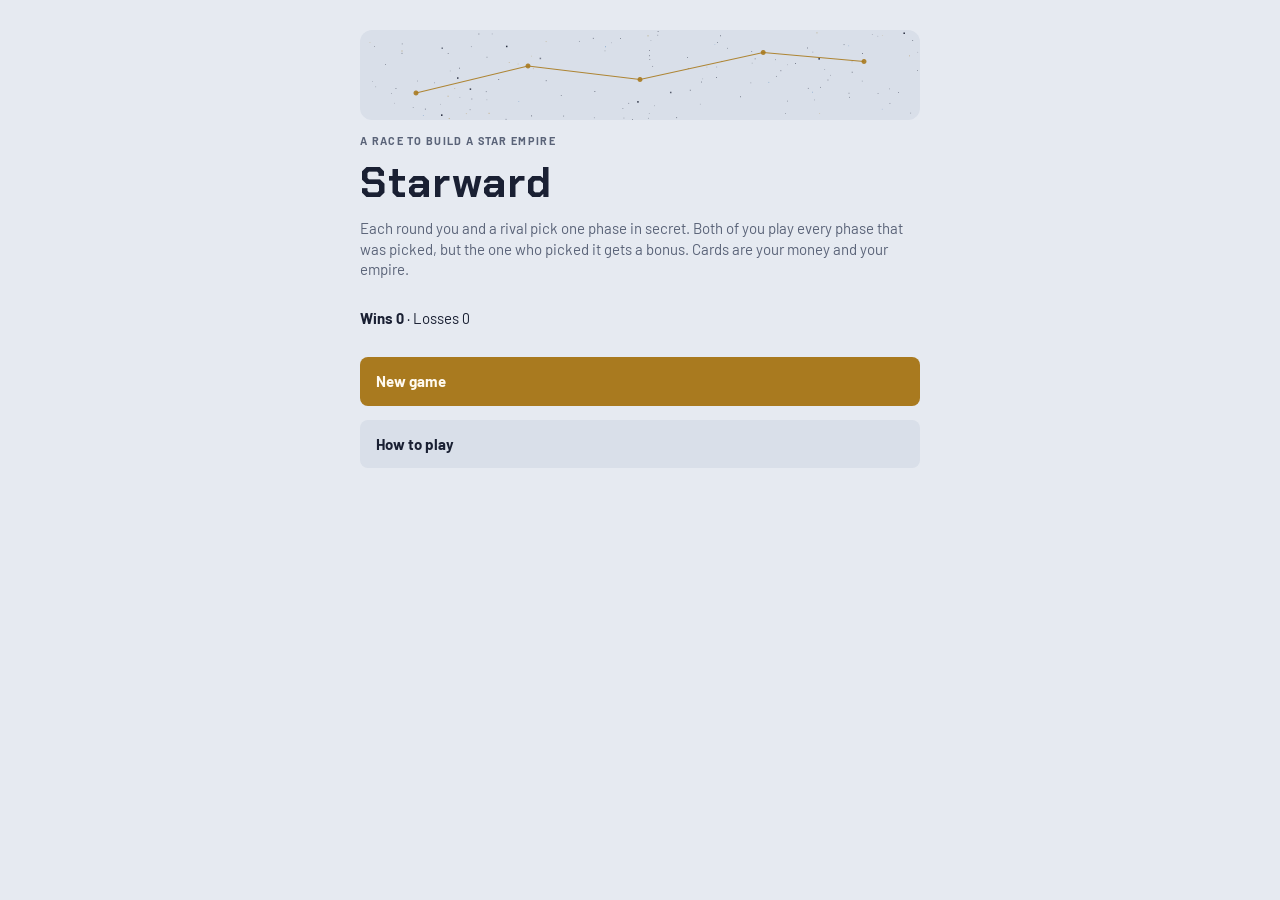
<file: Tools/starward.html>
<!doctype html><html><head><meta charset=utf8><meta name=viewport content="width=device-width,initial-scale=1,viewport-fit=cover"><style>:root{color-scheme:light;box-sizing:border-box;padding-top:env(safe-area-inset-top,0px);padding-bottom:env(safe-area-inset-bottom,0px)}html{scroll-padding-top:env(safe-area-inset-top,0px)}body{margin:0;padding:0;font:14px -apple-system,BlinkMacSystemFont,sans-serif;background:#fff;color:#000}img{max-width:100%}[hidden]:not([hidden=until-found i]){display:none!important}</style></head><body>
<title>Starward</title>
<meta name="claude:viewport-fit-sides" content="cover">
<link rel="preconnect" href="https://fonts.googleapis.com">
<link rel="stylesheet" href="https://fonts.googleapis.com/css2?family=Chakra+Petch:wght@500;600;700&family=Barlow:wght@400;500;600;700&display=swap">
<style>
/* Layout: phone-first tableau game — score header, rival tableau strip, phase track, action panel, your tableau grid, hand rail */
:root{
  --bg:#e6eaf1; --surface:#f7f9fc; --sunk:#d9dfe9; --ink:#1a2033; --muted:#5a6378; --line:#c6cedc;
  --accent:#a97a1f; --accent-ink:#fffaf0; --good:#2f7d4f; --bad:#a63a3a;
  --ore:#9a643a; --bio:#3f8a46; --tech:#2f6fb0; --relic:#94700a; --mil:#a8423a; --dev:#6a4fa0; --none:#7a8297;
  --display:"Chakra Petch", "Trebuchet MS", sans-serif; --body:"Barlow", system-ui, sans-serif;
}
@media (prefers-color-scheme: dark){:root:not([data-theme="light"]){
  --bg:#0f1220; --surface:#181c2e; --sunk:#232840; --ink:#e4e8f4; --muted:#98a0b8; --line:#2f3552;
  --accent:#e2b04a; --accent-ink:#1b1405; --good:#6fcf8f; --bad:#ef7f7f;
  --ore:#d08a55; --bio:#6cc472; --tech:#62a6ec; --relic:#e8c24a; --mil:#e2706a; --dev:#a98ae6; --none:#8e97b0; color-scheme:dark}}
:root[data-theme="dark"]{
  --bg:#0f1220; --surface:#181c2e; --sunk:#232840; --ink:#e4e8f4; --muted:#98a0b8; --line:#2f3552;
  --accent:#e2b04a; --accent-ink:#1b1405; --good:#6fcf8f; --bad:#ef7f7f;
  --ore:#d08a55; --bio:#6cc472; --tech:#62a6ec; --relic:#e8c24a; --mil:#e2706a; --dev:#a98ae6; --none:#8e97b0; color-scheme:dark}
html,body{height:100%}
body{background:var(--bg);color:var(--ink);font-family:var(--body);font-size:15px;line-height:1.35;-webkit-tap-highlight-color:transparent;
  padding-left:max(16px,env(safe-area-inset-left,0px));padding-right:max(16px,env(safe-area-inset-right,0px))}
button{font:inherit;color:inherit;cursor:pointer}
button:focus-visible{outline:2px solid var(--accent);outline-offset:2px}
.num{font-variant-numeric:tabular-nums}
#app{max-width:560px;margin:0 auto;padding-block:12px 28px;display:flex;flex-direction:column;gap:12px}
h1{font-family:var(--display);font-weight:700;font-size:2.6rem;margin:0;letter-spacing:.04em;line-height:1}
h2{font-family:var(--display);font-weight:700;font-size:1.15rem;margin:0;letter-spacing:.02em;text-wrap:balance}
.label{font-size:.68rem;text-transform:uppercase;letter-spacing:.12em;color:var(--muted);font-weight:700}
.desc{color:var(--muted);margin:0}
.row{display:flex;align-items:center;justify-content:space-between;gap:10px}
.btn{border:0;border-radius:8px;padding:11px 16px;background:var(--accent);color:var(--accent-ink);font-weight:700}
.btn:disabled{background:var(--sunk);color:var(--muted);cursor:not-allowed}
.btn.ghost{background:var(--sunk);color:var(--ink)}
.btn.small{padding:7px 11px;font-size:.85rem}
.ore{--c:var(--ore)} .bio{--c:var(--bio)} .tech{--c:var(--tech)} .relic{--c:var(--relic)} .mil{--c:var(--mil)} .dev{--c:var(--dev)} .none{--c:var(--none)}

/* score header */
.score{display:grid;grid-template-columns:1fr auto 1fr;gap:8px;align-items:center;background:var(--surface);border:1px solid var(--line);border-radius:12px;padding:8px 12px}
.score .side b{display:block;font-family:var(--display);font-size:1.6rem;line-height:1}
.score .side.r{text-align:right}
.pool{text-align:center}
.pool b{font-family:var(--display);font-size:1.1rem}
/* phase track */
.track{display:grid;grid-template-columns:repeat(5,1fr);gap:4px}
.ph{border-radius:8px;background:var(--surface);border:1px solid var(--line);padding:5px 2px;text-align:center;font-family:var(--display);font-weight:600;font-size:.72rem;position:relative}
.ph.on{border-color:var(--accent);background:color-mix(in srgb,var(--accent) 14%,var(--surface))}
.ph.now{box-shadow:0 0 0 2px var(--accent)}
.ph .who{display:block;font-family:var(--body);font-size:.6rem;color:var(--muted);font-weight:700;min-height:.8rem}
/* tableaus */
.tab{display:grid;grid-template-columns:repeat(4,minmax(0,1fr));gap:5px}
/* tiles: world = round + planet, military = square red frame + shield, development = tinted chip + module */
.tile{position:relative;text-align:left;border:1px solid var(--line);background:var(--surface);padding:5px 5px 4px;min-width:0;min-height:56px;display:flex;flex-direction:column;gap:2px}
.tile .th{display:flex;align-items:center;gap:3px;font-size:.56rem;font-weight:700;text-transform:uppercase;letter-spacing:.06em;color:var(--kc)}
.tile .th svg{width:12px;height:12px;flex:none}
.tile .tn{font-family:var(--display);font-weight:600;font-size:.7rem;line-height:1.1;overflow:hidden;display:-webkit-box;-webkit-line-clamp:2;-webkit-box-orient:vertical}
.tile .tm{font-size:.62rem;color:var(--muted);font-weight:700;margin-top:auto;display:flex;align-items:center;gap:4px}
.tile .slot{position:absolute;top:5px;right:6px;width:13px;height:13px;transform:rotate(45deg);border-radius:2px;border:1.5px dashed color-mix(in srgb,var(--g) 70%,transparent)}
.tile .slot.full{background:var(--g);border:2px solid var(--surface);box-shadow:0 0 0 1.5px var(--g),0 0 8px var(--g);width:15px;height:15px;top:4px;right:5px}
.tile.can-good .th{padding-right:16px}
.tile.has-good{background:color-mix(in srgb,var(--g) 18%,var(--surface));border-color:var(--g)}
.tile .gr{color:var(--ink);font-weight:800;background:color-mix(in srgb,var(--g) 30%,transparent);padding:0 4px;border-radius:3px}
.goodkey{display:flex;gap:14px;flex-wrap:wrap;font-size:.72rem;color:var(--muted);font-weight:600;align-items:center}
.goodkey i{display:inline-block;width:10px;height:10px;transform:rotate(45deg);border-radius:1px;margin-right:6px;vertical-align:0;--g:var(--tech)}
.goodkey i.full{background:var(--g)} .goodkey i.empty{border:1.5px dashed var(--g)}
.tile.k-world{--kc:var(--g);border-radius:14px;border-left:4px solid var(--g)}
.tile.k-mil{--kc:var(--mil);border-radius:2px;border:2px solid var(--mil)}
.tile.k-dev{--kc:var(--dev);border-radius:4px;background:color-mix(in srgb,var(--dev) 11%,var(--surface));border-color:color-mix(in srgb,var(--dev) 40%,var(--line))}
.tile.sel{box-shadow:0 0 0 2px var(--accent)}
.rival{background:var(--surface);border:1px solid var(--line);border-radius:12px;padding:8px}
.rival .tab{grid-template-columns:repeat(4,minmax(0,1fr))}
.stats{display:flex;gap:10px;font-size:.78rem;color:var(--muted);font-weight:600;flex-wrap:wrap}
.stats b{color:var(--ink)}
/* action panel */
.panel{background:var(--surface);border:1px solid var(--line);border-radius:12px;padding:12px;display:flex;flex-direction:column;gap:10px}
.acts{display:grid;grid-template-columns:1fr;gap:6px}
.act{display:grid;grid-template-columns:86px 1fr;gap:10px;align-items:center;text-align:left;border:1px solid var(--line);background:var(--bg);border-radius:8px;padding:9px 10px}
.act b{font-family:var(--display);font-size:1rem}
.act span{font-size:.82rem;color:var(--muted)}
.act.hint{border-color:var(--accent)}
.btns{display:flex;gap:8px;flex-wrap:wrap}
.btns .btn{flex:1}
.goods{display:flex;gap:6px;flex-wrap:wrap}
.goodbtn{display:flex;gap:6px;align-items:center;border:1px solid var(--line);background:var(--bg);border-radius:8px;padding:8px 10px;font-weight:600}
.goodbtn i{width:12px;height:12px;background:var(--c);transform:rotate(45deg);border-radius:2px}
/* cards */
/* cards: a type band on top (icon + label + cost token), name, how to place it, phase-tagged powers, goods + VP footer */
.card{position:relative;text-align:left;background:var(--surface);border:1px solid var(--line);display:flex;flex-direction:column;min-width:0;overflow:hidden}
.card .band{display:flex;align-items:center;gap:5px;padding:5px 6px 5px 7px;background:var(--kc);color:var(--surface);font-size:.6rem;font-weight:700;text-transform:uppercase;letter-spacing:.07em;line-height:1}
.card .band svg{width:14px;height:14px;flex:none}
.card .band .kl{flex:1;min-width:0;white-space:nowrap;overflow:hidden;text-overflow:ellipsis}
.card .cost{flex:none;min-width:22px;height:22px;padding:0 4px;display:grid;place-items:center;background:var(--surface);color:var(--ink);font-family:var(--display);font-size:.95rem;letter-spacing:0}
.card .body{padding:6px 7px 7px;display:flex;flex-direction:column;gap:4px;flex:1;min-height:0}
.card .cn{font-family:var(--display);font-weight:700;line-height:1.05;font-size:.92rem;text-wrap:balance}
.card .how{font-size:.68rem;color:var(--muted);font-weight:600;line-height:1.2}
.card .how b{color:var(--ink)}
.card .pw{list-style:none;margin:0;padding:0;display:flex;flex-direction:column;gap:3px;flex:1;min-height:0;overflow:hidden}
.card .pw li{font-size:.7rem;line-height:1.2}
.card .tag{display:inline-block;font-size:.54rem;font-weight:700;text-transform:uppercase;letter-spacing:.06em;background:var(--sunk);color:var(--ink);padding:1px 4px;border-radius:3px;margin-right:4px;vertical-align:1px}
.card .tag.end{background:var(--accent);color:var(--accent-ink)}
.card .tag.mil{background:var(--mil);color:var(--surface)}
.card .foot{display:flex;align-items:center;justify-content:space-between;gap:4px;margin-top:auto;padding-top:4px;border-top:1px solid var(--line)}
.card .gl{display:flex;align-items:center;gap:4px;font-size:.66rem;font-weight:700;color:var(--ink);min-width:0}
.card .gl i{width:9px;height:9px;background:var(--g);transform:rotate(45deg);border-radius:1px;flex:none}
.card .gl.wf i{background:none;box-shadow:inset 0 0 0 2px var(--g)}
.card .gl.no{color:var(--muted);font-weight:600}
.card .vp{font-family:var(--display);font-weight:700;font-size:.9rem;white-space:nowrap}
.card.k-world{--kc:var(--g);border-radius:16px}
.card.k-world .cost{border-radius:50%}
.card.k-mil{--kc:var(--mil);border:2px solid var(--mil);border-radius:3px}
.card.k-mil .band{background:repeating-linear-gradient(135deg,var(--mil) 0 7px,color-mix(in srgb,var(--mil) 78%,var(--ink)) 7px 14px)}
.card.k-mil .cost{clip-path:polygon(50% 0,100% 18%,100% 60%,50% 100%,0 60%,0 18%);min-width:24px;height:25px;padding:0 0 2px}
.card.k-dev{--kc:var(--dev);border-radius:6px;background:color-mix(in srgb,var(--dev) 7%,var(--surface));border-color:color-mix(in srgb,var(--dev) 40%,var(--line))}
.card.k-dev .cost{border-radius:3px}
.card.grand .band{background:linear-gradient(90deg,var(--dev),color-mix(in srgb,var(--dev) 55%,var(--accent)))}
.hand{display:flex;gap:8px;overflow-x:auto;padding:12px 4px 6px;scroll-snap-type:x proximity;align-items:flex-start}
.hand>button{flex:0 0 136px;padding:0;border:0;background:none;scroll-snap-align:start;text-align:left}
.hand .card{height:206px}
.pickgrid{display:grid;grid-template-columns:repeat(auto-fill,minmax(124px,1fr));gap:8px;padding-top:12px}
.pickgrid>button{padding:0;border:0;background:none;text-align:left;min-width:0;display:flex}
.pickgrid .card{min-height:190px;flex:1}
.legend{display:grid;grid-template-columns:repeat(3,minmax(0,1fr));gap:8px}
.legend .card{min-height:190px}
.card.sel{box-shadow:0 0 0 3px var(--accent);transform:translateY(-4px)}
.card.pay{box-shadow:0 0 0 3px var(--bad)}
.card.pay::after{content:"Discard";position:absolute;bottom:5px;left:6px;background:var(--bad);color:var(--surface);font-size:.6rem;font-weight:700;padding:1px 6px;border-radius:4px;text-transform:uppercase;letter-spacing:.06em}
.paygrid{padding-top:12px}
.paygrid .card{min-height:170px}
.card.dim{opacity:.4}
.card.ok{box-shadow:0 0 0 2px var(--good)}
.log{font-size:.8rem;color:var(--muted);display:flex;flex-direction:column;gap:2px}
.log p{margin:0}
.log p:first-child{color:var(--ink);font-weight:600}
/* sheet */
.sheet-bg{position:fixed;inset:0;z-index:20;background:rgb(0 0 0 / .45);display:flex;align-items:flex-end}
.sheet{width:100%;max-width:560px;margin:0 auto;background:var(--surface);border-radius:14px 14px 0 0;max-height:85%;overflow:auto;
  padding-block:16px calc(16px + env(safe-area-inset-bottom,0px));padding-left:max(16px,env(safe-area-inset-left,0px));padding-right:max(16px,env(safe-area-inset-right,0px));display:flex;flex-direction:column;gap:12px}
.sheet .card{width:min(100%,260px);min-height:280px;align-self:center}
.sheet .card .cn{font-size:1.2rem}
.sheet .card .pw li{font-size:.85rem}
.sheet .card .how{font-size:.8rem}
.menu{display:flex;flex-direction:column;gap:14px;padding-top:18px}
.menu .btn{text-align:left;padding:14px 16px}
.rules dt{font-family:var(--display);font-weight:700;margin-top:6px}
.rules dd{margin:0 0 6px;color:var(--muted)}
.final{display:grid;grid-template-columns:1fr auto auto;gap:4px 14px;font-variant-numeric:tabular-nums}
.final .h{font-weight:700}
.starfield{height:90px;border-radius:12px;background:var(--sunk);position:relative;overflow:hidden}
.starfield canvas{width:100%;height:100%;display:block}
@media (prefers-reduced-motion: reduce){*{transition:none!important}}
</style>
<div id="app"></div>
<div id="sheet"></div>
<script>
(function(){
/* ======================= CARDS ======================= */
// [name, kind(S start, W world, M military world, D development), cost/defense, vp, good, prod(p production, w windfall, n none), powers, copies]
const ROWS=[
["Landing Colony","S",0,1,"ore","p","exp1"],["Frontier Fort","S",0,1,null,"n","mil2"],["Old Earth Archive","S",0,1,"tech","w","trade1"],
["Seedship Harbor","S",0,1,"bio","p",""],["Ruin Camp","S",0,0,"relic","w","mil1"],
["Iron Moon","W",1,1,"ore","p","",2],["Slag Belt","W",2,1,"ore","p","pdraw1",1],["Copperfall","W",2,1,"ore","p","",2],["Foundry Rock","W",3,2,"ore","p","dev1",1],
["Deep Core Mine","W",4,3,"ore","p","",1],["Fen World","W",2,1,"bio","p","",2],["Spore Garden","W",3,2,"bio","p","",1],["Verdant Shelf","W",4,2,"bio","p","sdraw1",1],
["Mangrove Sea","W",5,3,"bio","p","cons1",1],["Signal Array","W",3,2,"tech","p","exp1",1],["Glass City","W",4,3,"tech","p","",1],["Lattice Station","W",5,3,"tech","p","trade1",1],
["Machine Choir","W",6,4,"tech","p","ddraw1",1],["Silent Obelisk","W",5,4,"relic","p","",1],["Gate of Hours","W",6,5,"relic","p","exp1",1],
["Crash Site","W",1,1,"ore","w","",2],["Drifting Hulk","W",2,1,"tech","w","",2],["Amber Fields","W",2,1,"bio","w","",2],["Buried Vault","W",3,2,"relic","w","",1],
["Comet Cache","W",1,0,"ore","w","exp1",1],["Quiet Haven","W",1,1,null,"n","",2],["Pilgrim Rest","W",2,2,null,"n","",1],["Hollow Sun","W",3,2,null,"n","keep1",1],
["Free Port","W",2,1,null,"n","trade1",1],["Lantern World","W",4,3,null,"n","dev1",1],
["Pirate Roost","M",1,1,null,"n","",2],["Garrison Rock","M",2,1,null,"n","mil1",1],["Wolf Moon","M",2,1,"bio","w","",2],["Smuggler Den","M",2,1,"tech","w","trade1",1],
["Rebel Bunkers","M",3,2,"ore","p","",1],["Iron Bastion","M",3,2,null,"n","mil1",1],["Siege Moon","M",3,2,"tech","p","",1],["Dragon Reef","M",4,2,"bio","p","",1],
["Warlord Throne","M",4,3,null,"n","",1],["Xeno Hive","M",5,3,"relic","w","",1],["Fortress Ceres","M",5,4,null,"n","mil1",1],["Shatter Gate","M",6,5,"relic","p","",1],
["Scout Drones","D",1,1,null,null,"exp1",2],["Militia","D",1,1,null,null,"mil1",2],["Trade Guild","D",2,1,null,null,"trade1",2],["Bazaar Ring","D",2,1,null,null,"cons1",2],
["Fabricators","D",2,1,null,null,"dev1",2],["Research Lab","D",2,1,null,null,"ddraw1",2],["Colony Ships","D",2,1,null,null,"sdraw1",2],["Patrol Fleet","D",3,2,null,null,"mil2",2],
["Shipyards","D",3,2,null,null,"set1",2],["Export Office","D",3,2,null,null,"pdraw1",2],["Feast Halls","D",3,2,null,null,"cons1 trade1",1],["Robot Works","D",3,2,null,null,"dev1 ddraw1",1],
["Deep Survey","D",3,1,null,null,"exp2",1],["Strike Carriers","D",4,2,null,null,"mil3",1],["Archive Net","D",4,2,null,null,"keep1 exp1",1],["Settler Corps","D",4,2,null,null,"set1 sdraw1",1],
["Replicators","D",4,3,null,null,"pdraw1 trade1",1],["Merchant League","D",4,3,null,null,"trade2",1],["Banking Hub","D",5,3,null,null,"trade1 cons1",1],["Orbital Arsenal","D",5,3,null,null,"mil2 set1",1],
["Grand Senate","D",6,0,null,null,"bonus:senate",1],["War Council","D",6,0,null,null,"bonus:war",1],["Free Trade Charter","D",6,0,null,null,"bonus:tech",1],
["Garden Consortium","D",6,0,null,null,"bonus:bio",1],["Ore Barons","D",6,0,null,null,"bonus:ore",1],["Relic Seekers","D",6,0,null,null,"bonus:relic",1],
["Imperial Census","D",6,0,null,null,"bonus:worlds",1],["Star Atlas","D",6,0,null,null,"bonus:size",1],["Victory Mint","D",6,0,null,null,"bonus:chips",1],
];
const C={},DECKLIST=[],STARTS=[];
ROWS.forEach(r=>{const id=r[0].toLowerCase().replace(/[^a-z]+/g,"-");const pw={};let bonus=null;
  (r[6]||"").split(" ").filter(Boolean).forEach(t=>{if(t.startsWith("bonus:"))bonus=t.slice(6);else{const m=t.match(/^([a-z]+)(\d+)$/);pw[m[1]]=+m[2];}});
  C[id]={id,n:r[0],k:r[1],cost:r[2],vp:r[3],good:r[4],prod:r[5],pw,bonus};
  if(r[1]==="S")STARTS.push(id);else for(let i=0;i<(r[7]||1);i++)DECKLIST.push(id);});
const GN={ore:"Ore",bio:"Bio",tech:"Tech",relic:"Relic"};const GV={ore:2,bio:3,tech:4,relic:5};
const BONUS={senate:["+1 VP per development",P=>tabC(P).filter(c=>c.k==="D").length],
  war:["+1 VP per military world, +1 per 2 Military",P=>tabC(P).filter(c=>c.k==="M").length+Math.floor(mil(P)/2)],
  tech:["+2 VP per Tech world",P=>2*tabC(P).filter(c=>c.good==="tech").length],
  bio:["+2 VP per Bio world",P=>2*tabC(P).filter(c=>c.good==="bio").length],
  ore:["+2 VP per Ore world",P=>2*tabC(P).filter(c=>c.good==="ore").length],
  relic:["+3 VP per Relic world",P=>3*tabC(P).filter(c=>c.good==="relic").length],
  worlds:["+1 VP per world",P=>tabC(P).filter(c=>c.k!=="D").length],
  size:["+1 VP per 2 cards in your tableau",P=>Math.floor(P.tab.length/2)],
  chips:["+1 VP per 3 VP chips",P=>Math.floor(P.chips/3)]};
// powers as [phase tag, text]
const PWT={exp:n=>["Explore",`Look at ${n} more card${n>1?"s":""}`],keep:n=>["Explore",`Keep ${n} more card${n>1?"s":""}`],dev:n=>["Develop",`Developments cost you ${n} less`],set:n=>["Settle",`Worlds cost you ${n} less (not military)`],
  sdraw:n=>["Settle",`Draw ${n} after settling`],ddraw:n=>["Develop",`Draw ${n} after developing`],mil:n=>["Military",`+${n} Military strength`],trade:n=>["Trade",`+${n} card${n>1?"s":""} when selling`],
  cons:n=>["Trade",`+${n} VP when cashing in`],pdraw:n=>["Produce",`Draw ${n}`]};
const powers=c=>{const r=Object.entries(c.pw).map(([k,v])=>PWT[k](v));if(c.bonus)r.push(["End",BONUS[c.bonus][0]]);return r;};
function cardText(c){return powers(c).map(([t,s])=>`${t}: ${s}`).join(". ");}
const kindOf=c=>c.k==="D"?"dev":c.k==="M"?"mil":"world";
const gvar=c=>`var(--${c.good||(c.k==="D"?"dev":c.k==="M"?"mil":"none")})`;
const ICON={world:`<svg viewBox="0 0 20 20" aria-hidden="true"><circle cx="10" cy="10" r="5.5" fill="currentColor"/><ellipse cx="10" cy="10" rx="9.2" ry="3" fill="none" stroke="currentColor" stroke-width="1.5" transform="rotate(-22 10 10)"/></svg>`,
  mil:`<svg viewBox="0 0 20 20" aria-hidden="true"><path d="M10 1.5 17.5 4.5v5.5c0 4.3-3.2 7.3-7.5 8.5-4.3-1.2-7.5-4.2-7.5-8.5V4.5z" fill="currentColor"/></svg>`,
  dev:`<svg viewBox="0 0 20 20" aria-hidden="true"><path d="M10 2 17 6v8l-7 4-7-4V6z" fill="none" stroke="currentColor" stroke-width="2.2" stroke-linejoin="round"/><circle cx="10" cy="10" r="2.6" fill="currentColor"/></svg>`};
function kindLabel(c){return c.k==="D"?(c.cost===6?"Grand development":"Development"):c.k==="M"?"Military world":c.k==="S"?"Home world":"World";}
function howLine(c){if(c.k==="S")return "Your starting world";
  const price=c.cost?`pay <b>${c.cost} card${c.cost===1?"":"s"}</b> from your hand`:"<b>free</b>";
  if(c.k==="M")return `Claim in Settle · <b>free</b> if you have <b>${c.cost}+ Military</b>`;
  if(c.k==="D")return `Build in Develop · ${price}`;
  return `Claim in Settle · ${price}`;}
function goodLine(c){if(c.k==="D")return `<span class="gl no">Tableau power</span>`;
  if(!c.good)return `<span class="gl no">No goods</span>`;
  return c.prod==="p"?`<span class="gl"><i></i>Makes ${GN[c.good]} goods</span>`:`<span class="gl wf"><i></i>${GN[c.good]} windfall</span>`;}
function cardHTML(id,x=""){const c=C[id];const k=kindOf(c);const pw=powers(c);
  return `<div class="card k-${k} ${c.k==="D"&&c.cost===6?"grand":""} ${x}" style="--g:${gvar(c)}">
  <div class="band">${ICON[k]}<span class="kl">${c.k==="D"&&c.cost===6?"Grand dev":kindLabel(c)}${c.good&&k!=="dev"?" · "+GN[c.good]:""}</span><span class="cost">${c.cost}</span></div>
  <div class="body"><div class="cn">${c.n}</div><div class="how">${howLine(c)}</div>
  ${pw.length?`<ul class="pw">${pw.map(([t,s])=>`<li><span class="tag ${t==="End"?"end":t==="Military"?"mil":""}">${t==="End"?"Game end":t}</span>${s}</li>`).join("")}</ul>`:`<div class="pw"></div>`}
  <div class="foot">${goodLine(c)}<span class="vp">${c.bonus?"? VP":c.vp+" VP"}</span></div></div></div>`;}

/* ======================= STATE ======================= */
const PH=["explore","develop","settle","trade","produce"];
const PHN={explore:"Explore",develop:"Develop",settle:"Settle",trade:"Trade",produce:"Produce"};
const PHD={explore:["Everyone draws 2, keeps 1.","You draw 2 more and keep 1 more."],develop:["Everyone may build 1 development.","Yours costs 1 less."],
  settle:["Everyone may claim 1 world.","You draw 1 card after settling."],trade:["Everyone cashes in goods for 1 VP each.","You first sell 1 good for cards."],
  produce:["Production worlds make goods.","You also fill 1 empty windfall world."]};
const RIVALS=["The Vesper Compact","House Arrandel","The Mirrin Combine","Free Worlds of Oro","The Sable Directorate"];
const POOL=24, LIMIT=12, HANDMAX=10;
let S;
const rnd=a=>a[Math.floor(Math.random()*a.length)];
function shuffle(a){for(let i=a.length-1;i>0;i--){const j=Math.floor(Math.random()*(i+1));[a[i],a[j]]=[a[j],a[i]];}return a;}
const tabC=P=>P.tab.map(t=>C[t.id]);
const pw=(P,k)=>tabC(P).reduce((a,c)=>a+(c.pw[k]||0),0);
const mil=P=>pw(P,"mil");
function save(){try{localStorage.setItem("starward-v1",JSON.stringify(S));}catch(e){}}
function draw1(){const g=S.g;if(!g.deck.length){if(!g.disc.length)return null;g.deck=shuffle(g.disc);g.disc=[];log("The deck was reshuffled.");}return g.deck.pop();}
function draw(P,n){for(let i=0;i<n;i++){const c=draw1();if(c)P.hand.push(c);}}
function log(t){S.g.log.unshift(t);S.g.log.length=Math.min(40,S.g.log.length);}
function newGame(){const st=shuffle(STARTS.slice());
  const mk=(id,name)=>({name,hand:[],tab:[{id,good:C[id].prod==="w"}],chips:0});
  S.g={round:1,pool:POOL,deck:shuffle(DECKLIST.slice()),disc:[],p:mk(st[0],"You"),a:mk(st[1],rnd(RIVALS)),ch:{},queue:[],step:{t:"choose"},log:[],over:false,cur:null};
  draw(S.g.p,4);draw(S.g.a,4);log(`You found ${C[st[0]].n}. ${S.g.a.name} holds ${C[st[1]].n}.`);S.screen="game";save();render();}
function score(P){let s=P.chips;const br={chips:P.chips,cards:0,bonus:0};tabC(P).forEach(c=>{br.cards+=c.vp;if(c.bonus)br.bonus+=BONUS[c.bonus][1](P);});return {total:br.chips+br.cards+br.bonus,...br};}

/* ======================= RULES ======================= */
function devCost(P,c,chooser){return Math.max(0,c.cost-pw(P,"dev")-(chooser?1:0));}
function worldCost(P,c){return c.k==="M"?0:Math.max(0,c.cost-pw(P,"set"));}
function canPlace(P,id,phase,chooser){const c=C[id];
  if(phase==="develop"){if(c.k!=="D"||P.tab.some(t=>t.id===id))return false;return P.hand.length-1>=devCost(P,c,chooser);}
  if(c.k==="W")return P.hand.length-1>=worldCost(P,c);if(c.k==="M")return mil(P)>=c.cost;return false;}
function place(P,id,payIds,phase,chooser){const c=C[id];const g=S.g;
  P.hand.splice(P.hand.indexOf(id),1);payIds.forEach(x=>{const i=P.hand.indexOf(x);if(i>=0){P.hand.splice(i,1);g.disc.push(x);}});
  P.tab.push({id,good:c.prod==="w"});log(`${P.name} ${phase==="develop"?"developed":c.k==="M"?"conquered":"settled"} ${c.n}.`);
  if(phase==="develop")draw(P,pw(P,"ddraw"));else draw(P,pw(P,"sdraw")+(chooser?1:0));}
function pay(P,cost,exclude){return P.hand.filter(x=>x!==exclude).map(x=>({x,v:val(P,x)})).sort((a,b)=>a.v-b.v).slice(0,cost).map(o=>o.x);}
function sell(P,ti){const t=P.tab[ti];const c=C[t.id];t.good=false;const n=GV[c.good]+pw(P,"trade");draw(P,n);log(`${P.name} sold ${GN[c.good]} for ${n} cards.`);}
function consume(P){const n=P.tab.filter(t=>t.good).length;if(!n)return;P.tab.forEach(t=>t.good=false);const v=n+pw(P,"cons");P.chips+=v;S.g.pool-=v;log(`${P.name} cashed in ${n} good${n>1?"s":""} for ${v} VP.`);}
function produce(P,chooser,wi){let n=0;P.tab.forEach(t=>{const c=C[t.id];if(c.prod==="p"&&!t.good){t.good=true;n++;}});
  if(chooser){const w=wi!=null?wi:P.tab.findIndex(t=>C[t.id].prod==="w"&&!t.good);if(w>=0&&!P.tab[w].good){P.tab[w].good=true;n++;}}
  const d=pw(P,"pdraw");draw(P,d);if(n||d)log(`${P.name} produced ${n} good${n===1?"":"s"}${d?` and drew ${d}`:""}.`);}

/* ======================= RIVAL AI ======================= */
function val(P,id){const c=C[id];let v=c.vp+Object.values(c.pw).reduce((a,b)=>a+b,0)*.8;
  if(c.bonus){const b=BONUS[c.bonus][1](P);v=2+b*.8;}
  if(c.k==="M")v+=mil(P)>=c.cost?2.5:-1.5;
  if(c.k==="W"&&c.prod==="p")v+=1;
  if(c.k==="D"&&P.tab.some(t=>t.id===id))v-=5;
  v-=Math.max(0,c.cost-P.hand.length)*.6;return v;}
function aiBest(P,phase,chooser){const opts=P.hand.filter(id=>canPlace(P,id,phase,chooser)).map(id=>({id,v:val(P,id)+(C[id].cost===6?2:0)})).sort((a,b)=>b.v-a.v);return opts[0]||null;}
function aiChoose(){const P=S.g.a;const sc={};
  const goods=P.tab.filter(t=>t.good).length;const empty=P.tab.filter(t=>C[t.id].prod==="p"&&!t.good).length;
  sc.explore=P.hand.length<3?6:P.hand.length<5?2:.5;
  const d=aiBest(P,"develop",true);sc.develop=d?3+d.v*.5:0;
  const s=aiBest(P,"settle",true);sc.settle=s?3.4+s.v*.5:0;
  sc.produce=empty>=1?1.5+empty*1.2-goods*.5:0;
  sc.trade=goods?1+goods*1.4+(P.hand.length<3?2:0):0;
  if(S.g.pool<8)sc.trade+=goods;
  let best="explore",bv=-9;for(const k of PH){const v=sc[k]+Math.random()*1.2;if(v>bv){bv=v;best=k;}}return best;}
function aiExplore(P,chooser){const n=2+pw(P,"exp")+(chooser?2:0),k=1+pw(P,"keep")+(chooser?1:0);const got=[];for(let i=0;i<n;i++){const c=draw1();if(c)got.push(c);}
  got.sort((a,b)=>val(P,b)-val(P,a));P.hand.push(...got.slice(0,k));S.g.disc.push(...got.slice(k));}
function aiPlace(P,phase,chooser){const b=aiBest(P,phase,chooser);if(!b)return;const c=C[b.id];const cost=phase==="develop"?devCost(P,c,chooser):worldCost(P,c);
  place(P,b.id,pay(P,cost,b.id),phase,chooser);}
function aiTrade(P,chooser){if(chooser){let bi=-1,bv=0;P.tab.forEach((t,i)=>{if(t.good&&GV[C[t.id].good]>bv&&(P.hand.length<6||S.g.pool>10)){bv=GV[C[t.id].good];bi=i;}});if(bi>=0)sell(P,bi);}consume(P);}
function aiDiscard(P){while(P.hand.length>HANDMAX){const w=P.hand.map(x=>({x,v:val(P,x)})).sort((a,b)=>a.v-b.v)[0].x;P.hand.splice(P.hand.indexOf(w),1);S.g.disc.push(w);}}

/* ======================= ROUND FLOW ======================= */
function choose(ph){const g=S.g;g.ch={p:ph,a:aiChoose()};log(`You chose ${PHN[ph]}. ${g.a.name} chose ${PHN[g.ch.a]}.`);
  g.queue=PH.filter(x=>x===g.ch.p||x===g.ch.a);g.step=null;advance();}
function advance(){const g=S.g;
  while(!g.step&&g.queue.length){const ph=g.queue.shift();g.cur=ph;const pc=g.ch.p===ph,ac=g.ch.a===ph;
    if(ph==="explore"){aiExplore(g.a,ac);const n=2+pw(g.p,"exp")+(pc?2:0),k=1+pw(g.p,"keep")+(pc?1:0);const got=[];for(let i=0;i<n;i++){const c=draw1();if(c)got.push(c);}
      g.step={t:"explore",cards:got,keep:Math.min(k,got.length),sel:[]};}
    else if(ph==="develop"||ph==="settle"){aiPlace(g.a,ph,ac);
      if(g.p.hand.some(id=>canPlace(g.p,id,ph,pc)))g.step={t:"place",ph,chooser:pc,target:null,pay:[]};else log(`You had nothing to ${ph==="develop"?"develop":"settle"}.`);}
    else if(ph==="trade"){aiTrade(g.a,ac);if(pc&&g.p.tab.some(t=>t.good))g.step={t:"sell"};else consume(g.p);}
    else if(ph==="produce"){produce(g.a,ac);const empties=g.p.tab.map((t,i)=>C[t.id].prod==="w"&&!t.good?i:-1).filter(i=>i>=0);
      if(pc&&empties.length>1)g.step={t:"windfall",opts:empties};else produce(g.p,pc);}
  }
  if(!g.step&&!g.queue.length)endRound();save();render();}
function endRound(){const g=S.g;aiDiscard(g.a);g.cur=null;
  if(g.p.hand.length>HANDMAX){g.step={t:"discard",n:g.p.hand.length-HANDMAX,sel:[]};return;}
  finishRound();}
function finishRound(){const g=S.g;
  if(g.pool<=0||g.p.tab.length>=LIMIT||g.a.tab.length>=LIMIT){g.over=true;g.step=null;const a=score(g.p).total,b=score(g.a).total;if(a>=b)S.rec.w++;else S.rec.l++;log("The race is over.");return;}
  g.round++;g.step={t:"choose"};}

/* ======================= RENDER ======================= */
const $=s=>document.querySelector(s);
function tile(t,i,who,x=""){const c=C[t.id];const k=kindOf(c);
  const short=k==="dev"?(c.cost===6?"Grand":"Dev"):k==="mil"?"Military":"World";
  const slot=c.good?`<i class="slot ${t.good?"full":""}" aria-hidden="true"></i>`:"";
  const gtxt=t.good?`<span class="gr">${GN[c.good]} good</span>`:"";
  return `<button class="tile k-${k} ${c.good?"can-good":""} ${t.good?"has-good":""} ${x}" style="--g:${gvar(c)}" data-info="${t.id}" aria-label="${c.n}, ${kindLabel(c)}${t.good?", holding a "+GN[c.good]+" good":c.good?", no good right now":""}">${slot}<span class="th">${ICON[k]}${short}</span><span class="tn">${c.n}</span><span class="tm">${gtxt||(c.bonus?"?":c.vp)+" VP"}</span></button>`;}
function render(){({menu:rMenu,game:rGame,rules:rRules})[S.screen||"menu"]();}
function rMenu(){const g=S.g;$("#app").innerHTML=`<div class="menu"><div class="starfield"><canvas id="sf"></canvas></div><div class="label">A race to build a star empire</div><h1>Starward</h1>
  <p class="desc">Each round you and a rival pick one phase in secret. Both of you play every phase that was picked, but the one who picked it gets a bonus. Cards are your money and your empire.</p>
  <p class="num"><b>Wins ${S.rec.w}</b> · Losses ${S.rec.l}</p>
  ${g&&!g.over?`<button class="btn" data-go="resume">Continue game · Round ${g.round}</button>`:""}
  <button class="btn ${g&&!g.over?"ghost":""}" data-new>New game</button><button class="btn ghost" data-go="rules">How to play</button></div>`;stars();}
function stars(){const cv=$("#sf");if(!cv)return;const r=cv.getBoundingClientRect();cv.width=r.width*2;cv.height=r.height*2;const x=cv.getContext("2d");
  const cs=getComputedStyle(document.documentElement);const cols=["--ink","--accent","--tech","--relic"].map(k=>cs.getPropertyValue(k).trim());
  for(let i=0;i<140;i++){x.fillStyle=cols[i%11===0?1:i%17===0?2:i%23===0?3:0];x.globalAlpha=.3+Math.random()*.7;const s=Math.random()<.08?3:1.4;x.fillRect(Math.random()*cv.width,Math.random()*cv.height,s,s);}
  x.globalAlpha=.9;x.strokeStyle=cols[1];x.lineWidth=2;x.beginPath();const pts=[[.1,.7],[.3,.4],[.5,.55],[.72,.25],[.9,.35]];pts.forEach(([a,b],i)=>{const X=a*cv.width,Y=b*cv.height;i?x.lineTo(X,Y):x.moveTo(X,Y);});x.stroke();
  pts.forEach(([a,b])=>{x.fillStyle=cols[1];x.beginPath();x.arc(a*cv.width,b*cv.height,5,0,7);x.fill();});}
function rRules(){$("#app").innerHTML=`<div class="row"><h2>How to play</h2><button class="btn ghost small" data-go="menu">Back</button></div>
  <section><div class="label">Three kinds of cards</div><dl class="rules">
  <dt>World · round card, planet icon, colored by its good</dt><dd>Claim it in Settle by discarding cards equal to its cost (round token). Many make goods.</dd>
  <dt>Military world · red striped band, shield icon</dt><dd>Claim it in Settle for free, but only if your Military is at least its defense (shield token).</dd>
  <dt>Development · purple card, hex icon</dt><dd>Build it in Develop by discarding cards equal to its cost (square token). Gives a power for the rest of the game.</dd></dl>
  <div class="pickgrid">${["glass-city","pirate-roost","trade-guild","grand-senate"].map(id=>cardHTML(id)).join("")}</div>
  <p class="desc" style="margin-top:8px">Power tags show which phase they work in. A filled diamond means the world makes goods every Produce. An outlined diamond means a windfall world, which only fills when you pick Produce.</p></section>
  <dl class="rules">
  <dt>The goal</dt><dd>Score the most VP. The game ends after the round where someone has ${LIMIT} cards in their tableau or the ${POOL} VP chips run out.</dd>
  <dt>Cards are money</dt><dd>To place a card, discard other cards from your hand equal to its cost. Military worlds are free, but your Military must be at least their defense (⚔).</dd>
  <dt>Each round</dt><dd>You and the rival each pick one phase in secret. Every picked phase happens for both players, in order. Whoever picked it gets the bonus.</dd>
  ${PH.map(p=>`<dt>${PHN[p]}</dt><dd>${PHD[p][0]} Bonus: ${PHD[p][1]}</dd>`).join("")}
  <dt>Goods</dt><dd>In your empire, a world holding a good is tinted in its color, shows a solid glowing diamond in its corner, and says "Tech good" (or Ore, Bio, Relic). A dashed diamond means the world can hold a good but is empty right now. In Trade, selling a good pays Ore 2, Bio 3, Tech 4, Relic 5 cards. Every other good cashes in for 1 VP.</dd>
  <dt>Grand developments</dt><dd>The 6-cost developments score bonus VP at the end based on your tableau.</dd>
  <dt>Hand limit</dt><dd>${HANDMAX} cards at the end of each round.</dd></dl>`;}
function rGame(){const g=S.g;if(!g){S.screen="menu";return rMenu();}
  const sp=score(g.p),sa=score(g.a);const st=g.step;
  const sideStats=P=>`<b>${P.hand.length}</b> cards · <b>${P.tab.filter(t=>t.good).length}</b> goods · <b>${mil(P)}</b> military · <b>${P.chips}</b> chips · <b>${P.tab.length}/${LIMIT}</b> tableau`;
  const gN=g.p.tab.filter(t=>t.good).length, prodN=g.p.tab.filter(t=>C[t.id].prod==="p"&&!t.good).length;
  const xtra={trade:gN?` You have ${gN} good${gN>1?"s":""}.`:" You have no goods yet.",produce:` ${prodN} of your worlds would make a good.`};
  let panel="";
  if(g.over){const rows=[["VP chips","chips"],["Card VP","cards"],["Grand bonuses","bonus"],["Total","total"]];const win=sp.total>=sa.total;
    panel=`<div class="panel"><div class="label">Round ${g.round} · Race over</div><h2>${win?"Your empire leads the stars":g.a.name+" claims the stars"}</h2>
    <div class="final"><span class="h"></span><span class="h">You</span><span class="h">Rival</span>${rows.map(([n,k])=>`<span${k==="total"?' class="h"':""}>${n}</span><span${k==="total"?' class="h"':""}>${sp[k]}</span><span${k==="total"?' class="h"':""}>${sa[k]}</span>`).join("")}</div>
    <div class="btns"><button class="btn" data-new>New game</button><button class="btn ghost" data-go="menu">Menu</button></div></div>`;}
  else if(st.t==="choose"){const hint=hintPhase();panel=`<div class="panel"><div class="label">Round ${g.round}</div><h2>Choose your phase</h2><div class="acts">${PH.map(p=>`<button class="act ${hint===p?"hint":""}" data-choose="${p}"><b>${PHN[p]}</b><span>${PHD[p][0]}${xtra[p]?`<b style="font-size:.82rem;font-family:var(--body);color:var(--ink)">${xtra[p]}</b>`:""} <b style="font-size:.82rem;font-family:var(--body)">Bonus:</b> ${PHD[p][1]}</span></button>`).join("")}</div></div>`;}
  else if(st.t==="explore"){panel=`<div class="panel"><div class="label">Explore</div><h2>Keep ${st.keep} of ${st.cards.length}</h2><div class="pickgrid">${st.cards.map((id,i)=>`<button data-exp="${i}">${cardHTML(id,st.sel.includes(i)?"sel":"")}</button>`).join("")}</div>
    <button class="btn" data-keep ${st.sel.length===st.keep?"":"disabled"}>Keep ${st.sel.length}/${st.keep}</button></div>`;}
  else if(st.t==="place"){const P=g.p;const isDev=st.ph==="develop";
    if(!st.target)panel=`<div class="panel"><div class="label">${PHN[st.ph]}${st.chooser?" · your bonus":""}</div><h2>${isDev?"Pick a development to build":"Pick a world to claim"}</h2><p class="desc">Highlighted cards in your hand can be placed. Military ${mil(P)}.</p><div class="btns"><button class="btn ghost" data-skip>Skip</button></div></div>`;
    else{const c=C[st.target];const cost=isDev?devCost(P,c,st.chooser):worldCost(P,c);
      const ti=st.ti!=null?st.ti:P.hand.indexOf(st.target);
      panel=`<div class="panel"><div class="label">${PHN[st.ph]}</div><h2>${c.k==="M"?`Conquer ${c.n}`:cost?`Place ${c.n} · pay ${cost}`:`Place ${c.n} · free`}</h2>
      <p class="desc">${c.k==="M"?`Your Military ${mil(P)} beats its defense ${c.cost}. No cards needed.`:cost?`Tap ${cost} card${cost>1?"s":""} to discard as payment. <b class="num">${st.pay.length}/${cost}</b> chosen.`:"No payment needed."}</p>
      ${cost>0?`<div class="pickgrid paygrid">${P.hand.map((id,i)=>i===ti?"":`<button data-payi="${i}" aria-pressed="${st.pay.includes(i)}">${cardHTML(id,st.pay.includes(i)?"pay":"")}</button>`).join("")}</div>`:""}
      <div class="btns"><button class="btn ghost" data-untarget>Back</button>${cost>0?`<button class="btn ghost" data-autopay>${st.pay.length?"Clear":"Pick cheapest"}</button>`:""}<button class="btn" data-place ${st.pay.length===cost?"":"disabled"}>Place it</button></div></div>`;}}
  else if(st.t==="sell"){panel=`<div class="panel"><div class="label">Trade · your bonus</div><h2>Sell one good for cards</h2><div class="goods">${g.p.tab.map((t,i)=>t.good?`<button class="goodbtn ${C[t.id].good}" data-sell="${i}"><i></i>${C[t.id].n} · ${GV[C[t.id].good]+pw(g.p,"trade")} cards</button>`:"").join("")}</div>
    <p class="desc">Your other goods become 1 VP each after.</p><button class="btn ghost" data-sell="-1">Don't sell</button></div>`;}
  else if(st.t==="windfall"){panel=`<div class="panel"><div class="label">Produce · your bonus</div><h2>Fill one windfall world</h2><div class="goods">${st.opts.map(i=>`<button class="goodbtn ${C[g.p.tab[i].id].good}" data-wf="${i}"><i></i>${C[g.p.tab[i].id].n}</button>`).join("")}</div></div>`;}
  else if(st.t==="discard"){panel=`<div class="panel"><div class="label">End of round</div><h2>Discard ${st.n} card${st.n>1?"s":""}</h2><p class="desc">Hand limit is ${HANDMAX}. Tap cards in your hand.</p><button class="btn" data-disc ${st.sel.length===st.n?"":"disabled"}>Discard ${st.sel.length}/${st.n}</button></div>`;}
  // hand marking
  const hand=g.p.hand.map((id,i)=>{let x="";
    if(st&&st.t==="place"){if(!st.target)x=canPlace(g.p,id,st.ph,st.chooser)?"ok":"dim";else if(id===st.target)x="sel";else if(st.pay.includes(i))x="pay";}
    if(st&&st.t==="discard"&&st.sel.includes(i))x="pay";
    return `<button data-hand="${i}" aria-label="${C[id].n}">${cardHTML(id,x)}</button>`;}).join("");
  $("#app").innerHTML=`
  <div class="row"><button class="btn ghost small" data-go="menu">Menu</button><span class="label num">Round ${g.round} · Deck ${g.deck.length}</span></div>
  <div class="score"><div class="side"><span class="label">You</span><b class="num">${sp.total}</b></div><div class="pool"><span class="label">VP chips left</span><br><b class="num">${Math.max(0,g.pool)}</b></div><div class="side r"><span class="label">${g.a.name.split(" ").slice(-1)[0]}</span><b class="num">${sa.total}</b></div></div>
  <div class="track">${PH.map(p=>{const by=[g.ch.p===p&&"You",g.ch.a===p&&"Rival"].filter(Boolean).join("+");const on=(!st||st.t!=="choose")&&by;return `<div class="ph ${on?"on":""} ${g.cur===p?"now":""}">${PHN[p]}<span class="who">${on?by:""}</span></div>`;}).join("")}</div>
  <section class="rival"><div class="row" style="margin-bottom:6px"><h2 style="font-size:.95rem">${g.a.name}</h2></div><div class="stats" style="margin-bottom:6px">${sideStats(g.a)}</div><div class="tab">${g.a.tab.map((t,i)=>tile(t,i)).join("")}</div></section>
  ${panel}
  <div class="log">${g.log.slice(0,3).map(l=>`<p>${l}</p>`).join("")}</div>
  <section><div class="row" style="margin-bottom:6px"><h2 style="font-size:.95rem">Your empire</h2><span class="goodkey"><span><i class="full"></i>Has a good</span><span><i class="empty"></i>Empty</span></span></div><div class="stats" style="margin-bottom:6px">${sideStats(g.p)}</div><div class="tab">${g.p.tab.map((t,i)=>tile(t,i)).join("")}</div></section>
  <section><div class="label">Your hand · ${g.p.hand.length}</div><div class="hand">${hand||'<p class="desc">No cards. Explore or Trade to get more.</p>'}</div></section>`;}
function hintPhase(){const P=S.g.p;if(P.hand.length<2)return "explore";const goods=P.tab.filter(t=>t.good).length;if(goods>=2)return "trade";
  if(P.hand.some(id=>C[id].k!=="D"&&canPlace(P,id,"settle",true)))return "settle";if(P.hand.some(id=>canPlace(P,id,"develop",true)))return "develop";
  if(P.tab.some(t=>C[t.id].prod==="p"&&!t.good))return "produce";return "explore";}
function sheet(id){$("#sheet").innerHTML=`<div class="sheet-bg" data-close><div class="sheet">${cardHTML(id)}<button class="btn ghost" data-close>Close</button></div></div>`;}

/* ======================= INPUT ======================= */
function payCost(){const g=S.g,st=g.step,c=C[st.target];return st.ph==="develop"?devCost(g.p,c,st.chooser):worldCost(g.p,c);}
function togglePay(i){const st=S.g.step;const cost=payCost();
  if(st.pay.includes(i))st.pay.splice(st.pay.indexOf(i),1);else if(st.pay.length<cost)st.pay.push(i);else{st.pay.shift();st.pay.push(i);}}
document.addEventListener("click",e=>{
  if(e.target.closest("[data-close]")&&(e.target.matches(".sheet-bg")||e.target.closest("button[data-close]"))){$("#sheet").innerHTML="";return;}
  const t=e.target.closest("button");if(!t)return;const d=t.dataset;const g=S.g;
  if(d.go){if(d.go==="resume")S.screen="game";else S.screen=d.go;save();window.scrollTo(0,0);return render();}
  if(d.new!==undefined)return newGame();
  if(d.info&&!d.hand)return sheet(d.info);
  if(!g||g.over)return;const st=g.step;
  if(d.choose)return choose(d.choose);
  if(d.exp!=null){const i=+d.exp;const s=st.sel;if(s.includes(i))s.splice(s.indexOf(i),1);else{if(s.length>=st.keep)s.shift();s.push(i);}return render();}
  if(d.keep!==undefined){st.cards.forEach((c,i)=>(st.sel.includes(i)?g.p.hand:g.disc).push(c));log(`You kept ${st.sel.length} card${st.sel.length>1?"s":""}.`);g.step=null;return advance();}
  if(d.skip!==undefined){g.step=null;return advance();}
  if(d.untarget!==undefined){st.target=null;st.ti=null;st.pay=[];return render();}
  if(d.payi!=null){togglePay(+d.payi);return render();}
  if(d.autopay!==undefined){if(st.pay.length)st.pay=[];else{const ti=st.ti!=null?st.ti:g.p.hand.indexOf(st.target);
    st.pay=g.p.hand.map((x,k)=>({k,v:val(g.p,x)})).filter(o=>o.k!==ti).sort((a,b)=>a.v-b.v).slice(0,payCost()).map(o=>o.k);}return render();}
  if(d.place!==undefined){place(g.p,st.target,st.pay.map(i=>g.p.hand[i]),st.ph,st.chooser);g.step=null;return advance();}
  if(d.sell!=null){if(+d.sell>=0)sell(g.p,+d.sell);consume(g.p);g.step=null;return advance();}
  if(d.wf!=null){produce(g.p,true,+d.wf);g.step=null;return advance();}
  if(d.disc!==undefined){st.sel.sort((a,b)=>b-a).forEach(i=>g.disc.push(...g.p.hand.splice(i,1)));g.step=null;finishRound();save();return render();}
  if(d.hand!=null){const i=+d.hand,id=g.p.hand[i];
    if(st&&st.t==="place"){
      if(!st.target){if(canPlace(g.p,id,st.ph,st.chooser)){st.target=id;st.ti=i;st.pay=[];}else sheet(id);return render();}
      if(i===(st.ti!=null?st.ti:g.p.hand.indexOf(st.target)))return sheet(id);togglePay(i);return render();}
    if(st&&st.t==="discard"){if(st.sel.includes(i))st.sel.splice(st.sel.indexOf(i),1);else if(st.sel.length<st.n)st.sel.push(i);return render();}
    return sheet(id);}
});

/* ======================= BOOT ======================= */
function start(data){S=data&&data.S;if(!S){try{S=JSON.parse(localStorage.getItem("starward-v1"));}catch(e){S=null;}}
  if(!S||!S.rec)S={screen:"menu",rec:{w:0,l:0},g:null};render();}
window.claude?.hot?.snapshot?.(()=>({S}));
window.claude?.hot?.ready ? window.claude.hot.ready(start) : start(window.claude?.hot?.data ?? {});
})();
</script>

</body></html>
</file>
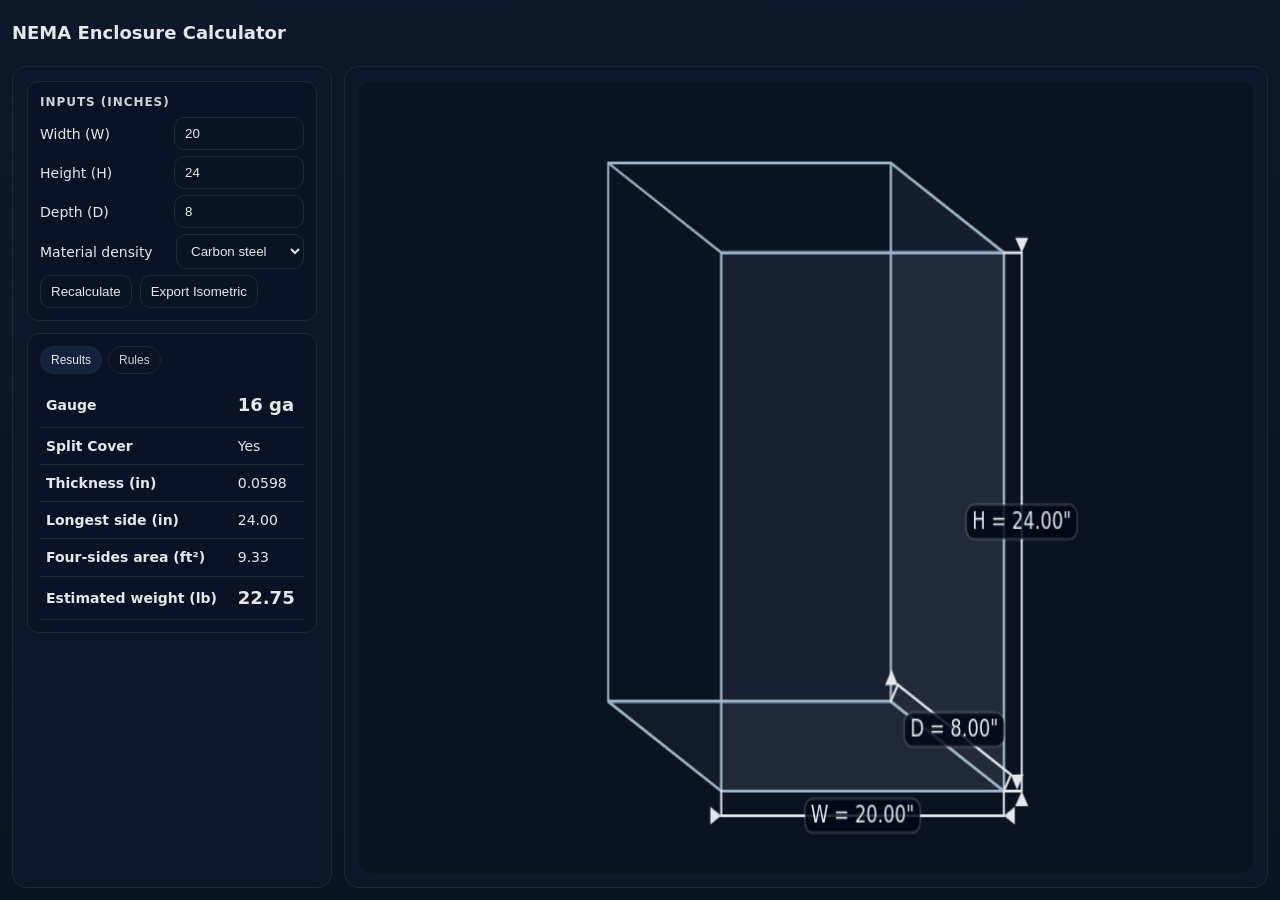
<file: Tools/UL Nema Enclosures.html>
<!DOCTYPE html>
<html lang="en">
<head>
<meta charset="utf-8" />
<meta name="viewport" content="width=device-width, initial-scale=1" />
<title>NEMA Enclosure Calculator</title>
<style>
  :root{
    --bg:#0d1220; --panel:#0f172a; --ring:#1f2937; --text:#e5e7eb; --muted:#9fb3c8; --tab:#0a1324; --tabActive:#12223f;
  }
  *{box-sizing:border-box}
  html,body{height:100%;margin:0;background:linear-gradient(180deg,#0f172a,#0b1220);color:var(--text);font:14px/1.45 system-ui,-apple-system,Segoe UI,Roboto,Helvetica,Arial}
  .app{display:grid;grid-template-columns:320px 1fr;grid-template-rows:auto 1fr;gap:12px;height:100%;padding:12px}
  header{grid-column:1/3;display:flex;align-items:center;gap:12px;padding:8px 0}
  header h1{margin:0;font-size:18px;font-weight:800}
  .panel{background:var(--panel);border:1px solid var(--ring);border-radius:14px;padding:14px}
  .controls{display:flex;flex-direction:column;gap:12px}
  .group{border:1px solid var(--ring);border-radius:12px;padding:12px;background:rgba(2,6,23,.25)}
  .group h3{margin:0 0 6px 0;font-size:12px;text-transform:uppercase;letter-spacing:.08em;opacity:.9}
  label{display:flex;align-items:center;justify-content:space-between;gap:10px;margin:6px 0}
  input,select,button{background:#0a1324;border:1px solid var(--ring);color:var(--text);padding:8px 10px;border-radius:10px}
  input[type=number]{width:130px}
  button{cursor:pointer}
  .table{width:100%;border-collapse:collapse}
  .table th,.table td{border-bottom:1px solid var(--ring);padding:8px 6px;text-align:left}
  .big{font-size:18px;font-weight:800}
  .iso-wrap{display:flex;align-items:center;justify-content:center;min-height:100%}
  canvas{display:block;background:#0b1220;border-radius:14px;width:100%;height:100%;}
  /* Tabs */
  .tabs{display:flex;flex-direction:column;gap:10px}
  .tablist{display:flex;gap:6px}
  .tabbtn{background:var(--tab);border:1px solid var(--ring);border-radius:999px;padding:6px 10px;font-size:12px;opacity:.9}
  .tabbtn[aria-selected="true"]{background:var(--tabActive);opacity:1}
  .tabpanel{display:none}
  .tabpanel.active{display:block}
  ul.rules{margin:0 0 0 18px;line-height:1.4}
</style>
</head>
<body>
<div class="app">
  <header>
    <h1>NEMA Enclosure Calculator</h1>
  </header>

  <aside class="panel controls">
    <div class="group">
      <h3>Inputs (inches)</h3>
      <label>Width (W) <input id="w" type="number" min="1" step="0.01" value="20"></label>
      <label>Height (H) <input id="h" type="number" min="1" step="0.01" value="24"></label>
      <label>Depth (D) <input id="d" type="number" min="1" step="0.01" value="8"></label>
      <label>Material density
        <select id="density">
          <option value="0.283">Carbon steel</option>
          <option value="0.289">Stainless steel</option>
          <option value="0.0975">Aluminum</option>
        </select>
      </label>
      <div style="display:flex;gap:8px;align-items:center;flex-wrap:wrap">
        <button id="recalc">Recalculate</button>
        <button id="export">Export Isometric</button>
      </div>
    </div>

    <div class="group tabs" id="resultsTabs">
      <div class="tablist" role="tablist" aria-label="Results and Rules">
        <button id="tabResultsBtn" class="tabbtn" role="tab" aria-controls="tab-results" aria-selected="true">Results</button>
        <button id="tabRulesBtn" class="tabbtn" role="tab" aria-controls="tab-rules" aria-selected="false">Rules</button>
      </div>

      <div id="tab-results" class="tabpanel active" role="tabpanel" aria-labelledby="tabResultsBtn">
        <table class="table">
          <tr><th>Gauge</th><td id="gauge" class="big">—</td></tr>
          <tr><th>Split Cover</th><td id="split">No</td></tr>
          <tr><th>Thickness (in)</th><td id="thk">—</td></tr>
          <tr><th>Longest side (in)</th><td id="long">—</td></tr>
          <tr><th>Four‑sides area (ft²)</th><td id="area4">—</td></tr>
          <tr><th>Estimated weight (lb)</th><td id="weight" class="big">—</td></tr>
        </table>
      </div>

      <div id="tab-rules" class="tabpanel" role="tabpanel" aria-labelledby="tabRulesBtn">
        <h3 style="margin:6px 0 4px 0;font-size:12px;text-transform:uppercase;letter-spacing:.08em;opacity:.9">Gauge Rules</h3>
        <ul class="rules">
          <li><b>16 ga</b> if: (i) <b>two sides ≤ 22"</b>, or (ii) <b>largest side = 31"</b> and the other two ≤ 25".</li>
          <li><b>14 ga</b> if: (i) <b>two sides ≤ 33"</b>, or (ii) <b>largest side = 47"</b> and the other two ≤ 38".</li>
          <li><b>12 ga</b> otherwise.</li>
        </ul>
        <h3 style="margin:10px 0 4px 0;font-size:12px;text-transform:uppercase;letter-spacing:.08em;opacity:.9">Split Cover Rules</h3>
        <ul class="rules">
          <li><b>16 ga</b>: Yes if <b>W &gt; 24</b> or <b>H &gt; 24</b> or <b>W×H &gt; 360</b>.</li>
          <li><b>14 ga</b>: Yes if <b>W &gt; 40</b> or <b>H &gt; 40</b> or <b>W×H &gt; 1000</b>.</li>
          <li><b>12 ga</b>: Yes if <b>W &gt; 60</b> or <b>H &gt; 60</b> or <b>W×H &gt; 1500</b>.</li>
        </ul>
      </div>
    </div>
  </aside>

  <main class="panel iso-wrap">
    <canvas id="iso" width="900" height="580"></canvas>
  </main>
</div>

<script>
(function(){
  const el=id=>document.getElementById(id);
  const W=el('w'),H=el('h'),D=el('d'),DEN=el('density');
  const GAUGE=el('gauge'),SPLIT=el('split'),THK=el('thk'),LONG=el('long'),AREA4=el('area4'),WEIGHT=el('weight');
  const RECALC=el('recalc'), EXP=el('export');
  const cv=el('iso'); if(!cv){ console.error('Canvas #iso not found'); return; }
  const ctx=cv.getContext('2d');

  // Tabs wiring
  const tabResultsBtn=el('tabResultsBtn'), tabRulesBtn=el('tabRulesBtn');
  const tabResults=el('tab-results'), tabRules=el('tab-rules');
  function setTab(which){
    const isResults = which==='results';
    tabResults.classList.toggle('active', isResults);
    tabRules.classList.toggle('active', !isResults);
    tabResultsBtn.setAttribute('aria-selected', isResults);
    tabRulesBtn.setAttribute('aria-selected', !isResults);
  }
  tabResultsBtn.addEventListener('click', ()=> setTab('results'));
  tabRulesBtn.addEventListener('click', ()=> setTab('rules'));

  const GAUGE_THK={'16':0.0598,'14':0.0747,'12':0.1046};

  function pickGauge(w,h,d){
    const sides=[w,h,d].slice().sort((a,b)=>b-a); const L=sides[0], m1=sides[1], m2=sides[2];
    const countLE=x=> (Number(w<=x)+Number(h<=x)+Number(d<=x));
    if(countLE(22)>=2) return {g:'16'};
    if(Math.abs(L-31)<1e-9 && m1<=25 && m2<=25) return {g:'16'};
    if(countLE(33)>=2) return {g:'14'};
    if(Math.abs(L-47)<1e-9 && m1<=38 && m2<=38) return {g:'14'};
    return {g:'12'};
  }

  const fmt=(n,d=2)=>(Math.round(n*10**d)/10**d).toFixed(d);

  function compute(){
    const w=Math.max(0,+W.value||0), h=Math.max(0,+H.value||0), d=Math.max(0,+D.value||0), dens=+DEN.value;
    const g=pickGauge(w,h,d).g, thk=GAUGE_THK[g];
    const area_in2=2*h*(w+d), area_ft2=area_in2/144, weight=area_in2*thk*dens;

    let split=false; const face=w*h;
    if(g==='16'){ if(w>24 || h>24 || face>360) split=true; }
    else if(g==='14'){ if(w>40 || h>40 || face>1000) split=true; }
    else if(g==='12'){ if(w>60 || h>60 || face>1500) split=true; }

    GAUGE.textContent=g+' ga'; SPLIT.textContent= split ? 'Yes' : 'No';
    THK.textContent=fmt(thk,4); LONG.textContent=fmt(Math.max(w,h,d),2);
    AREA4.textContent=fmt(area_ft2,2); WEIGHT.textContent=fmt(weight,2);

    drawIso(w,h,d);
  }

  function drawIso(w,h,d){
    const ax=Math.cos(Math.PI/6), ay=Math.sin(Math.PI/6);
    const pad=40;
    const projW=(w+d)*ax, projH=h + d*ay;
    const s=0.92*Math.max(0.4, Math.min((cv.width-2*pad)/Math.max(1,projW),(cv.height-2*pad)/Math.max(1,projH)));
    function P0(x,y,z){return {x:(x-z)*ax*s, y:-(y+z*ay)*s};}

    const A0=P0(0,0,0), B0=P0(w,0,0), C0=P0(w,h,0), D0=P0(0,h,0), E0=P0(0,0,d), F0=P0(w,0,d), G0=P0(w,h,d), H0=P0(0,h,d);
    const pts0=[A0,B0,C0,D0,E0,F0,G0,H0];
    let minX=Infinity,maxX=-Infinity,minY=Infinity,maxY=-Infinity; for(const p of pts0){minX=Math.min(minX,p.x);maxX=Math.max(maxX,p.x);minY=Math.min(minY,p.y);maxY=Math.max(maxY,p.y);} 
    const dx=(cv.width-(maxX-minX))/2 - minX, dy=(cv.height-(maxY-minY))/2 - minY;
    const shift=p=>({x:p.x+dx,y:p.y+dy});
    const A=shift(A0),B=shift(B0),C=shift(C0),Dp=shift(D0),E=shift(E0),F=shift(F0),G=shift(G0),Hc=shift(H0);

    ctx.clearRect(0,0,cv.width,cv.height);
    ctx.fillStyle='#0b1220'; ctx.fillRect(0,0,cv.width,cv.height);
    ctx.strokeStyle=varGet('--muted','#9fb3c8'); ctx.lineWidth=2; ctx.lineJoin='round'; ctx.lineCap='round';
    poly([A,B,C,Dp],'rgba(148,163,184,0.10)');
    poly([A,B,F,E],'rgba(148,163,184,0.06)');
    poly([B,C,G,F],'rgba(148,163,184,0.08)');
    edges([[A,B],[B,C],[C,Dp],[Dp,A],[A,E],[B,F],[C,G],[Dp,Hc],[E,F],[F,G],[G,Hc],[Hc,E]]);

    ctx.strokeStyle='#e5e7eb'; ctx.fillStyle='#e5e7eb';
    dimLinear(A,B,`W = ${fmt(w)}"`, 18, {off:18});
    dimLinear(B,C,`H = ${fmt(h)}"`, 18, {off:18});
    dimLinear(B,F,`D = ${fmt(d)}"`, 18, {off:14});
  }

  function varGet(name,fallback){
    const v=getComputedStyle(document.documentElement).getPropertyValue(name).trim();
    return v||fallback;
  }
  function poly(pts,fill){ctx.beginPath();ctx.moveTo(pts[0].x,pts[0].y);for(let i=1;i<pts.length;i++)ctx.lineTo(pts[i].x,pts[i].y);ctx.closePath();ctx.fillStyle=fill;ctx.fill();ctx.stroke();}
  function edges(arr){ctx.beginPath();for(const [p,q] of arr){ctx.moveTo(p.x,p.y);ctx.lineTo(q.x,q.y);}ctx.stroke();}
  function dimLinear(p,q,label,textSize=18,{off=12}={}){
    const vx=q.x-p.x, vy=q.y-p.y; const L=Math.hypot(vx,vy)||1; const ux=vx/L, uy=vy/L; const nx=-uy, ny=ux;
    const a={x:p.x+nx*off,y:p.y+ny*off}, b={x:q.x+nx*off,y:q.y+ny*off};
    ctx.save(); ctx.lineWidth=2;
    ctx.beginPath(); ctx.moveTo(a.x,a.y); ctx.lineTo(b.x,b.y); ctx.stroke();
    arrow(a,ux,uy); arrow(b,-ux,-uy);
    ctx.beginPath(); ctx.moveTo(p.x,p.y); ctx.lineTo(a.x,a.y); ctx.moveTo(q.x,q.y); ctx.lineTo(b.x,b.y); ctx.stroke();
    const mid={x:(a.x+b.x)/2,y:(a.y+b.y)/2}; const pad=6; ctx.font=`${textSize}px system-ui,Segoe UI,Roboto`; const w=ctx.measureText(label).width+pad*2, h=textSize+pad*1.2;
    ctx.fillStyle='rgba(2,6,23,0.84)'; roundRect(ctx, mid.x-w/2, mid.y-h/2, w, h, 8); ctx.fill();
    ctx.strokeStyle='rgba(255,255,255,0.15)'; ctx.stroke();
    ctx.fillStyle='#e5e7eb'; ctx.textAlign='center'; ctx.textBaseline='middle'; ctx.fillText(label, mid.x, mid.y+0.5);
    ctx.restore();
  }
  function arrow(p,ux,uy){const size=11; ctx.beginPath(); ctx.moveTo(p.x,p.y); ctx.lineTo(p.x-ux*size + (-uy)*(size*0.6), p.y-uy*size + (ux)*(size*0.6)); ctx.lineTo(p.x-ux*size + (uy)*(size*0.6), p.y-uy*size + (-ux)*(size*0.6)); ctx.closePath(); ctx.fill();}
  function roundRect(ctx,x,y,w,h,r){const rr=Math.min(r,w/2,h/2); ctx.beginPath(); ctx.moveTo(x+rr,y); ctx.arcTo(x+w,y,x+w,y+h,rr); ctx.arcTo(x+w,y+h,x,y+h,rr); ctx.arcTo(x,y+h,x,y,rr); ctx.arcTo(x,y,x+w,y,rr); ctx.closePath();}

  EXP.onclick=()=>{const a=document.createElement('a'); a.download='nema-enclosure.png'; a.href=cv.toDataURL('image/png'); a.click();};
  [W,H,D,DEN].forEach(i=>i.addEventListener('input',compute));
  RECALC.addEventListener('click', compute);

  compute();
})();
</script>
</body>
</html>
</file>
<file: style.css>
/* ---------- Montserrat (self-hosted) ---------- */
@font-face {
  font-family: "Montserrat";
  src: url("montserrat-v31-latin/montserrat-v31-latin-regular.woff2") format("woff2");
  font-weight: 400;
  font-style: normal;
  font-display: swap;
}
@font-face {
  font-family: "Montserrat";
  src: url("montserrat-v31-latin/montserrat-v31-latin-italic.woff2") format("woff2");
  font-weight: 400;
  font-style: italic;
  font-display: swap;
}
@font-face {
  font-family: "Montserrat";
  src: url("montserrat-v31-latin/montserrat-v31-latin-500.woff2") format("woff2");
  font-weight: 500;
  font-style: normal;
  font-display: swap;
}
@font-face {
  font-family: "Montserrat";
  src: url("montserrat-v31-latin/montserrat-v31-latin-500italic.woff2") format("woff2");
  font-weight: 500;
  font-style: italic;
  font-display: swap;
}
@font-face {
  font-family: "Montserrat";
  src: url("montserrat-v31-latin/montserrat-v31-latin-600.woff2") format("woff2");
  font-weight: 600;
  font-style: normal;
  font-display: swap;
}
@font-face {
  font-family: "Montserrat";
  src: url("montserrat-v31-latin/montserrat-v31-latin-600italic.woff2") format("woff2");
  font-weight: 600;
  font-style: italic;
  font-display: swap;
}
@font-face {
  font-family: "Montserrat";
  src: url("montserrat-v31-latin/montserrat-v31-latin-700.woff2") format("woff2");
  font-weight: 700;
  font-style: normal;
  font-display: swap;
}
@font-face {
  font-family: "Montserrat";
  src: url("montserrat-v31-latin/montserrat-v31-latin-700italic.woff2") format("woff2");
  font-weight: 700;
  font-style: italic;
  font-display: swap;
}
@font-face {
  font-family: "Montserrat";
  src: url("montserrat-v31-latin/montserrat-v31-latin-800.woff2") format("woff2");
  font-weight: 800;
  font-style: normal;
  font-display: swap;
}
@font-face {
  font-family: "Montserrat";
  src: url("montserrat-v31-latin/montserrat-v31-latin-800italic.woff2") format("woff2");
  font-weight: 800;
  font-style: italic;
  font-display: swap;
}
@font-face {
  font-family: "Montserrat";
  src: url("montserrat-v31-latin/montserrat-v31-latin-900.woff2") format("woff2");
  font-weight: 900;
  font-style: normal;
  font-display: swap;
}
@font-face {
  font-family: "Montserrat";
  src: url("montserrat-v31-latin/montserrat-v31-latin-900italic.woff2") format("woff2");
  font-weight: 900;
  font-style: italic;
  font-display: swap;
}

/* END FONT SETUP ---------------------------------------------*/ 

/* Text scales with the smaller of width and height, within limits */
html {
  font-size: clamp(9px, min(0.55rem + 0.6vw, 0.55rem + 0.9vh), 20px);
}

* {
  box-sizing: border-box;
}

html {
  background: #EDE8D0;   /* color of the gap outside the border */
  overflow: auto;        /* only scrolls once the window is below the minimum size */
}

/* END PAGE SETUP ---------------------------------------------*/

/* The framed box: a column that exactly fills the window.
   header / links / gallery / links / footer stack in order;
   the gallery takes whatever height is left over. */
body {
  background: #EDE8D0;
  font-family: "Montserrat", sans-serif;
  font-weight: 400;
  color: #1a2a5e;
  text-align: left;
  font-size: 1rem;

  margin: clamp(0.5rem, 2vmin, 1.25rem);
  height: calc(100dvh - 2 * clamp(0.5rem, 2vmin, 1.25rem));
  min-height: 24rem;     /* below this, the page scrolls instead of overlapping */
  min-width: 17rem;
  border: 0.5rem solid #1a2a5e;
  padding: clamp(0.75rem, 3vmin, 2rem);

  display: flex;
  flex-direction: column;
  overflow: hidden;
}

header {
  display: flex;
  justify-content: flex-start;
  align-items: flex-start;
  gap: clamp(0.75rem, 3vw, 2rem);
  flex: none;
}

.titles h1 {
  margin-top: 0;
}

.top-image {
  width: clamp(4.5rem, min(22vw, 22vh), 10rem);
  height: auto;
  border: 0.4rem solid #1a2a5e;
  display: block;
  flex-shrink: 0;
  transition: transform 0.2s ease;
}

.top-image:hover {
  transform: scale(1.1);
}

h1 {
  font-family: "Montserrat", sans-serif;
  font-weight: 700;
  font-style: normal;
  color: #1a2a5e;
  font-size: 1.5rem;
  margin-bottom: 0.5em;
}

h2 {
  font-family: "Montserrat", sans-serif;
  font-weight: 400;
  font-style: normal;
  color: #1a2a5e;
  font-size: 0.95rem;
  margin: 0;
}

/* Gallery: the script measures the free height, sizes the images to fit,
   then shrinks the gallery to the images so the gap above and below is
   always the same. Any spare room ends up above the footer. */
.gallery {
  flex: 1 1 0;
  min-height: 0;
  display: flex;
  gap: 1.5rem;
  margin: 0.75rem 0;
  justify-content: center;
  align-items: center;
}

.gallery img {
  flex: none;
  display: block;
  height: 0;            /* hidden until the script sizes it */
  width: auto;
  border: 0.4rem solid #1a2a5e;
  transition: transform 0.2s ease;
}

.gallery img:hover {
  transform: scale(1.05);
}

.page-links {
  display: flex;
  flex-wrap: wrap;
  gap: 0.4rem 1.5rem;
  margin: 0.75rem 0;
  flex: none;
}

.page-links a {
  color: #1a2a5e;
  font-weight: 600;
  text-decoration: none;
  display: inline-block;
  transition: transform 0.2s ease;
}

.page-links a:hover {
  text-decoration: underline;
  transform: scale(1.1);
}

/* Footer sits in normal flow at the bottom, so nothing can slide under it */
footer {
  flex: none;
  margin-top: auto;
  padding-top: 0.5rem;
  display: flex;
  flex-wrap: wrap;
  gap: 0.25rem 1.5rem;
  justify-content: center;
  align-items: center;
}

footer p {
  margin: 0;
}

footer a {
  color: #1a2a5e;
  font-weight: 400;
  text-decoration: none;
  font-size: 1.0rem;
  display: inline-block;
  transition: transform 0.2s ease;
}

footer a:hover {
  text-decoration: underline;
  transform: scale(1.1);
}
</file>
